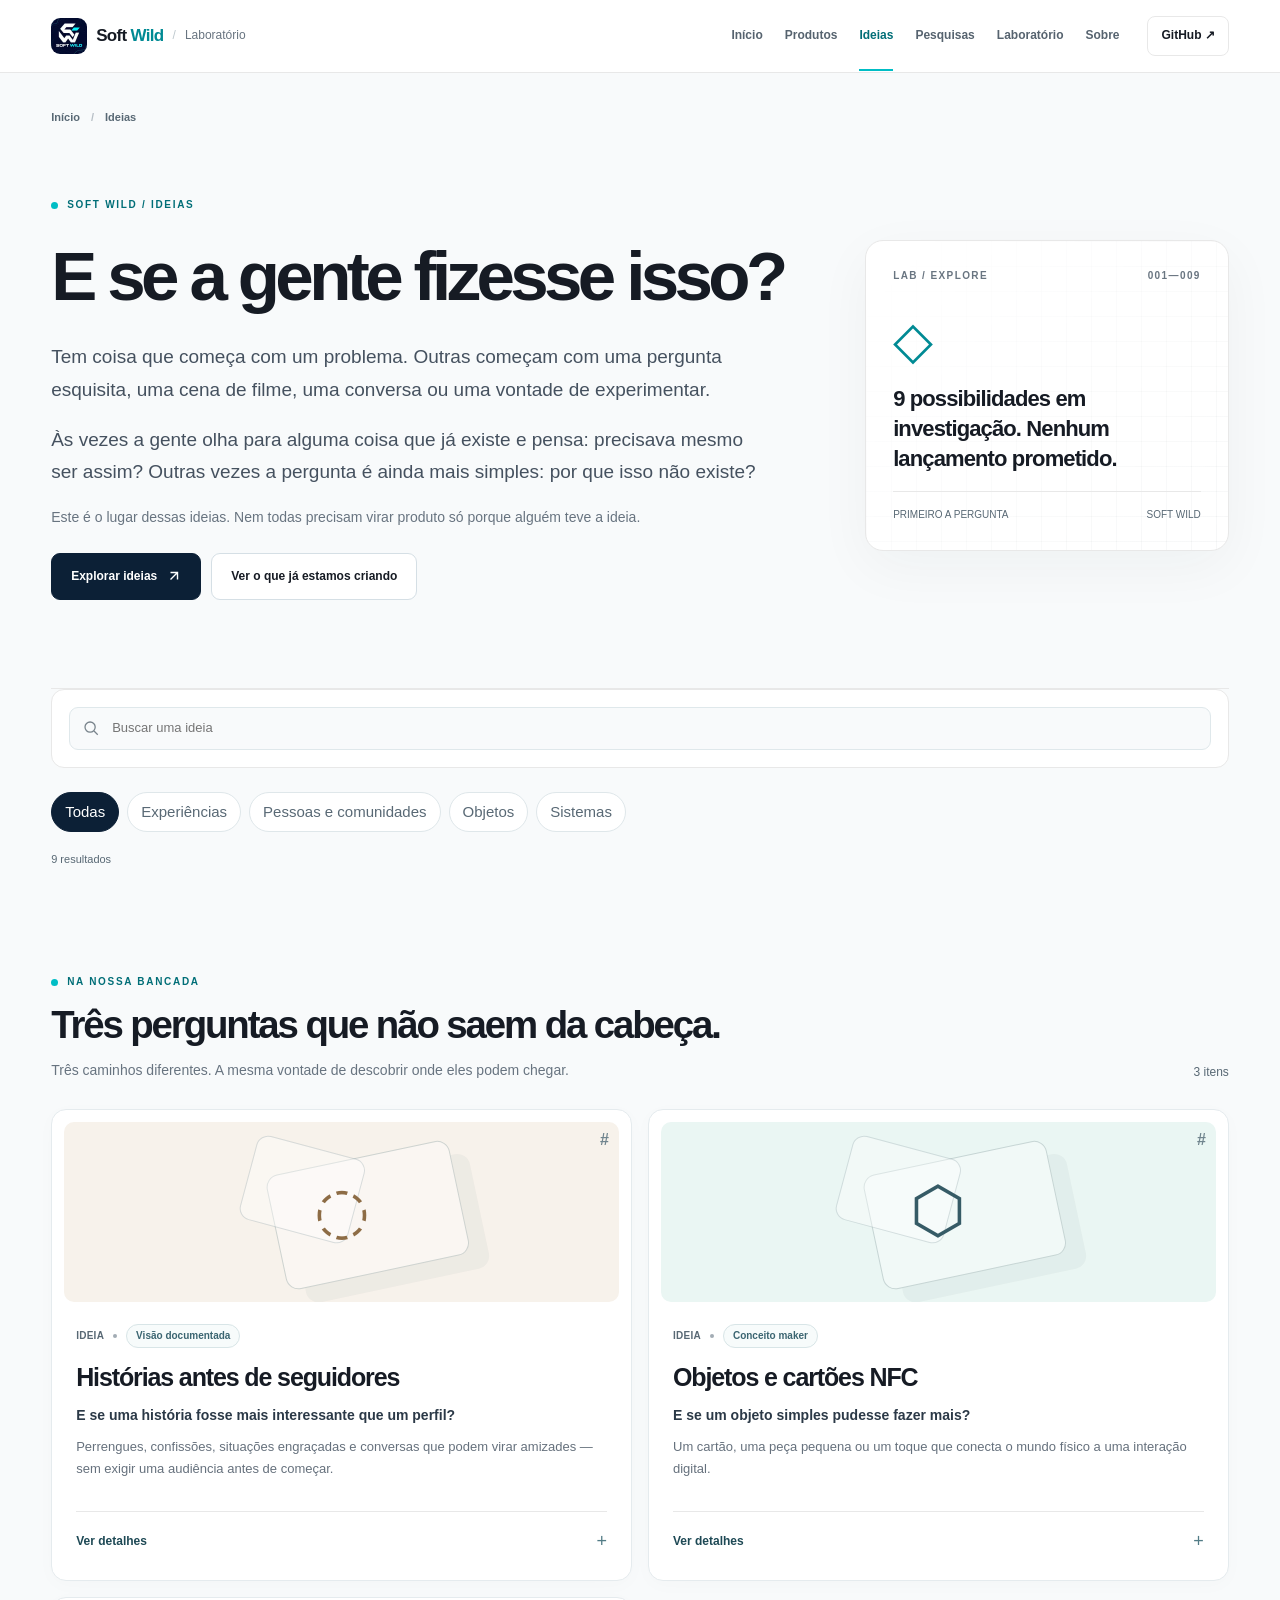
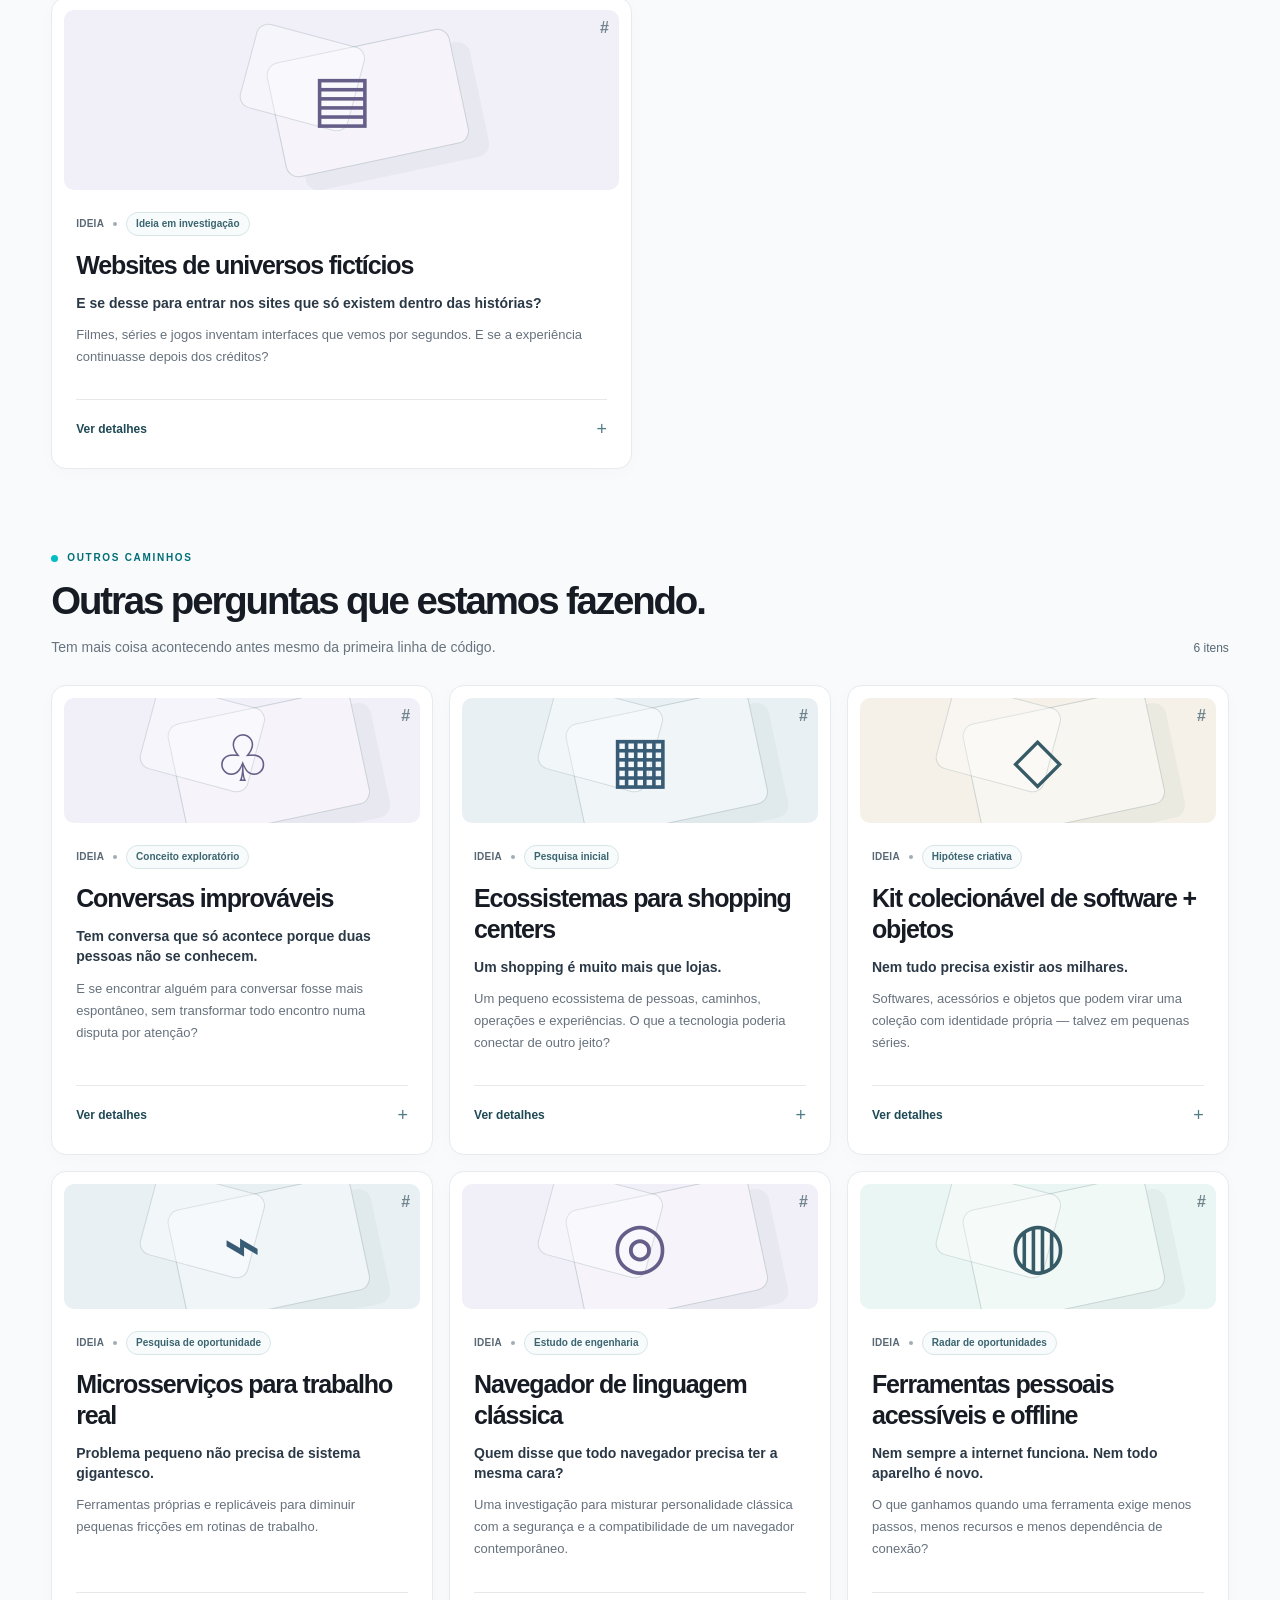
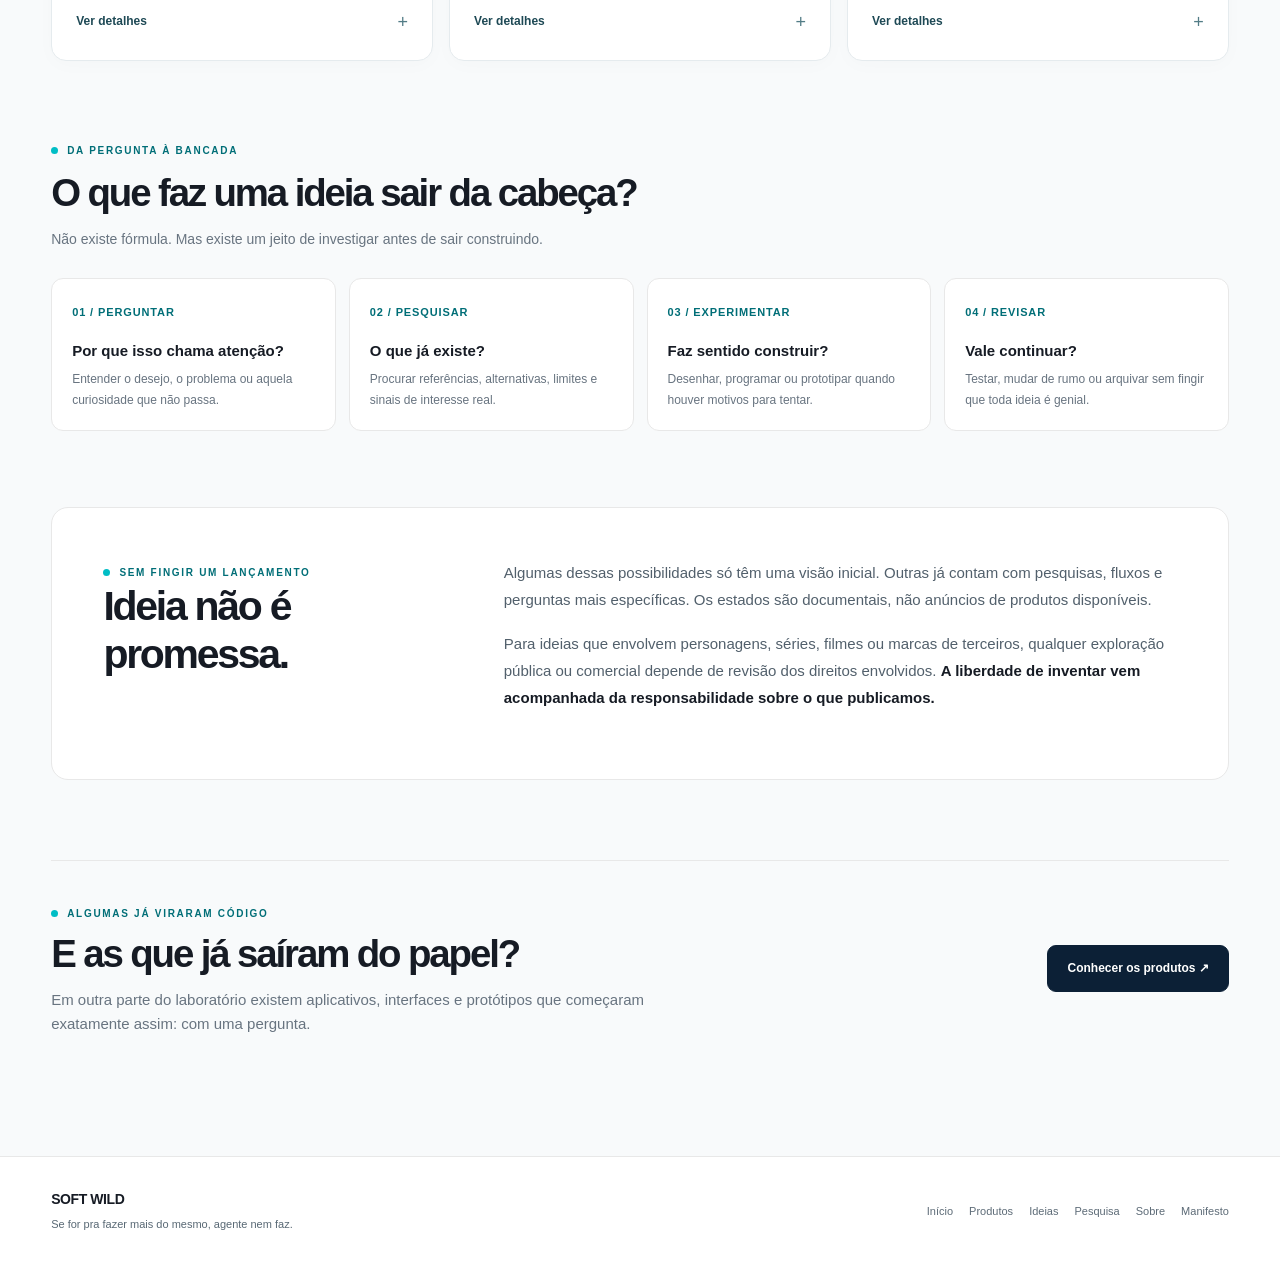
<file: docs/ideias/index.html>
<!doctype html>
<html lang="pt-BR"><head>
<meta charset="utf-8"><meta name="viewport" content="width=device-width, initial-scale=1"><meta name="theme-color" content="#f8fafb">
<title>Ideias e invenções em investigação — Soft Wild</title><meta name="description" content="Explore as ideias da Soft Wild: experiências digitais, objetos, comunidades e invenções que ainda estamos investigando.">
<link rel="canonical" href="https://softwildbr.github.io/softwildbr/ideias/">
<meta property="og:type" content="website"><meta property="og:title" content="Ideias e invenções em investigação — Soft Wild"><meta property="og:description" content="Explore as ideias da Soft Wild: experiências digitais, objetos, comunidades e invenções que ainda estamos investigando.">
<link rel="icon" href="../assets/softwild-logo.webp" type="image/webp"><link rel="stylesheet" href="../portal.css?v=2"><script defer src="../portal.js?v=1"></script>
</head><body class="sw-page"><a class="sw-skip" href="#conteudo">Pular para o conteúdo</a>
<header class="sw-topbar"><div class="sw-topbar-inner"><a class="sw-brand" href="../"><img src="../assets/softwild-logo.webp" alt="" width="36" height="36"><span class="sw-brand-text">Soft <strong>Wild</strong></span><span class="sw-brand-mark">Laboratório</span></a><button class="sw-menu" type="button" aria-expanded="false" aria-controls="sw-navigation" data-sw-menu aria-label="Abrir menu"><span></span><span></span><span></span></button><nav class="sw-nav" id="sw-navigation" aria-label="Navegação principal" data-sw-nav><a href="../">Início</a><a href="../produtos/">Produtos</a><a href="../ideias/" aria-current="page">Ideias</a><a href="../pesquisas/">Pesquisas</a><a href="../laboratorio/">Laboratório</a><a href="../sobre/">Sobre</a></nav><a class="sw-github" href="https://github.com/softwildbr" target="_blank" rel="noopener noreferrer">GitHub ↗</a></div></header>
<main class="sw-main sw-container" id="conteudo"><nav class="sw-breadcrumb" aria-label="Localização"><a href="../">Início</a><span class="sep" aria-hidden="true">/</span><span>Ideias</span></nav>
<section class="sw-hero" aria-labelledby="sw-title"><div><span class="sw-eyebrow">SOFT WILD / IDEIAS</span><h1 id="sw-title">E se a gente fizesse isso?</h1><p class="sw-lead">Tem coisa que começa com um problema. Outras começam com uma pergunta esquisita, uma cena de filme, uma conversa ou uma vontade de experimentar.</p><p class="sw-lead">Às vezes a gente olha para alguma coisa que já existe e pensa: precisava mesmo ser assim? Outras vezes a pergunta é ainda mais simples: por que isso não existe?</p><p class="sw-second-lead">Este é o lugar dessas ideias. Nem todas precisam virar produto só porque alguém teve a ideia.</p><div class="sw-actions"><a class="sw-button" href="#catalogo">Explorar ideias <svg aria-hidden="true" width="14" height="14" viewBox="0 0 16 16" fill="none" stroke="currentColor" stroke-width="1.6"><path d="M4 12 12 4M4 4h8v8"/></svg></a><a class="sw-button secondary" href="../produtos/">Ver o que já estamos criando</a></div></div><div class="sw-hero-aside" role="group" aria-label="Sobre as ideias"><div class="sw-aside-top"><span>LAB / EXPLORE</span><span>001—009</span></div><div><span class="sw-aside-symbol" aria-hidden="true">◇</span><p class="sw-aside-main">9 possibilidades em investigação. Nenhum lançamento prometido.</p></div><div class="sw-aside-foot"><span>PRIMEIRO A PERGUNTA</span><span>SOFT WILD</span></div></div></section>
<div id="catalogo" data-sw-catalog><div class="sw-controls sw-js-only" role="group" aria-label="Ferramentas do catálogo"><label class="sw-search"><svg aria-hidden="true" width="18" height="18" viewBox="0 0 24 24" fill="none" stroke="currentColor" stroke-width="1.7"><circle cx="10.8" cy="10.8" r="6.8"/><path d="M16 16l5 5"/></svg><span class="sr-only">Buscar uma ideia</span><input type="search" data-sw-search autocomplete="off" placeholder="Buscar uma ideia"></label></div><div class="sw-chips sw-js-only" role="group" aria-label="Filtrar por assunto"><button class="sw-chip" type="button" data-sw-filter="todos" aria-pressed="true">Todas</button><button class="sw-chip" type="button" data-sw-filter="experiencias" aria-pressed="false">Experiências</button><button class="sw-chip" type="button" data-sw-filter="comunidades" aria-pressed="false">Pessoas e comunidades</button><button class="sw-chip" type="button" data-sw-filter="objetos" aria-pressed="false">Objetos</button><button class="sw-chip" type="button" data-sw-filter="sistemas" aria-pressed="false">Sistemas</button></div><p class="sw-results sw-js-only" aria-live="polite" aria-atomic="true" data-sw-results></p><section class="sw-section" data-sw-section aria-labelledby="ideias-featured-title"><div class="sw-section-heading"><div><span class="sw-eyebrow">NA NOSSA BANCADA</span><h2 id="ideias-featured-title">Três perguntas que não saem da cabeça.</h2><p class="sw-section-sub">Três caminhos diferentes. A mesma vontade de descobrir onde eles podem chegar.</p></div><span class="sw-count">3 itens</span></div><div class="sw-feature-grid"><article class="sw-card is-featured" id="historias-antes-de-seguidores" data-category="comunidades experiencias" data-phase="pesquisa" aria-labelledby="historias-antes-de-seguidores-title"><a class="sw-anchor" href="#historias-antes-de-seguidores" aria-label="Link direto para Histórias antes de seguidores">#</a><div class="sw-card-art" data-tone="warm" aria-hidden="true"><span class="sw-card-glyph">◌</span></div><div class="sw-card-content"><div class="sw-meta"><span>IDEIA</span><span class="sw-dot"></span><span class="sw-stage">Visão documentada</span></div><h3 id="historias-antes-de-seguidores-title">Histórias antes de seguidores</h3><p class="sw-question">E se uma história fosse mais interessante que um perfil?</p><p class="sw-description">Perrengues, confissões, situações engraçadas e conversas que podem virar amizades — sem exigir uma audiência antes de começar.</p><div class="sw-card-tail"><details class="sw-details"><summary aria-label="Ver detalhes — Histórias antes de seguidores">Ver detalhes</summary><div class="sw-detail-body"><h4>O que estamos investigando / construindo</h4><p>A visão prioriza histórias verdadeiras, sociabilidade e conexões voluntárias. Regras contra abuso, exposição indevida e assédio são parte da investigação. Não há produto publicado.</p><h4>Situação documentada</h4><p class="sw-proof">Visão de produto documentada na pesquisa sobre relatos reais; nome/telas/features não finalizados</p></div></details></div></div></article>
<article class="sw-card is-featured" id="objetos-nfc" data-category="objetos" data-phase="pesquisa" aria-labelledby="objetos-nfc-title"><a class="sw-anchor" href="#objetos-nfc" aria-label="Link direto para Objetos e cartões NFC">#</a><div class="sw-card-art" data-tone="mint" aria-hidden="true"><span class="sw-card-glyph">⬡</span></div><div class="sw-card-content"><div class="sw-meta"><span>IDEIA</span><span class="sw-dot"></span><span class="sw-stage">Conceito maker</span></div><h3 id="objetos-nfc-title">Objetos e cartões NFC</h3><p class="sw-question">E se um objeto simples pudesse fazer mais?</p><p class="sw-description">Um cartão, uma peça pequena ou um toque que conecta o mundo físico a uma interação digital.</p><div class="sw-card-tail"><details class="sw-details"><summary aria-label="Ver detalhes — Objetos e cartões NFC">Ver detalhes</summary><div class="sw-detail-body"><h4>O que estamos investigando / construindo</h4><p>Investigamos objetos e cartões configuráveis para rotinas, mídia, acesso à informação e experiências. Compatibilidade, manutenção e utilidade real ainda precisam de comprovação.</p><h4>Situação documentada</h4><p class="sw-proof">Conceitos maker com testes necessários de usabilidade, compatibilidade e custos</p></div></details></div></div></article>
<article class="sw-card is-featured" id="sites-universos-ficcionais" data-category="experiencias sistemas" data-phase="pesquisa" aria-labelledby="sites-universos-ficcionais-title"><a class="sw-anchor" href="#sites-universos-ficcionais" aria-label="Link direto para Websites de universos fictícios">#</a><div class="sw-card-art" data-tone="lilac" aria-hidden="true"><span class="sw-card-glyph">▤</span></div><div class="sw-card-content"><div class="sw-meta"><span>IDEIA</span><span class="sw-dot"></span><span class="sw-stage">Ideia em investigação</span></div><h3 id="sites-universos-ficcionais-title">Websites de universos fictícios</h3><p class="sw-question">E se desse para entrar nos sites que só existem dentro das histórias?</p><p class="sw-description">Filmes, séries e jogos inventam interfaces que vemos por segundos. E se a experiência continuasse depois dos créditos?</p><div class="sw-card-tail"><details class="sw-details"><summary aria-label="Ver detalhes — Websites de universos fictícios">Ver detalhes</summary><div class="sw-detail-body"><h4>O que estamos investigando / construindo</h4><p>A Soft Wild investiga websites e experiências navegáveis de universos imaginários. O caminho autoral é criar mundos próprios; qualquer adaptação identificável de franquias, marcas e imagens de terceiros depende de direitos e eventual licenciamento. Ainda não existe site lançado ou modelo de monetização validado.</p><h4>Situação documentada</h4><p class="sw-proof">Ideia em investigação; sem site publicado, licença ou modelo comercial validado</p></div></details></div></div></article></div></section><section class="sw-section" data-sw-section aria-labelledby="ideias-other-title"><div class="sw-section-heading"><div><span class="sw-eyebrow">OUTROS CAMINHOS</span><h2 id="ideias-other-title">Outras perguntas que estamos fazendo.</h2><p class="sw-section-sub">Tem mais coisa acontecendo antes mesmo da primeira linha de código.</p></div><span class="sw-count">6 itens</span></div><div class="sw-grid"><article class="sw-card" id="conversas-improvaveis" data-category="comunidades experiencias" data-phase="pesquisa" aria-labelledby="conversas-improvaveis-title"><a class="sw-anchor" href="#conversas-improvaveis" aria-label="Link direto para Conversas improváveis">#</a><div class="sw-card-art" data-tone="lilac" aria-hidden="true"><span class="sw-card-glyph">♧</span></div><div class="sw-card-content"><div class="sw-meta"><span>IDEIA</span><span class="sw-dot"></span><span class="sw-stage">Conceito exploratório</span></div><h3 id="conversas-improvaveis-title">Conversas improváveis</h3><p class="sw-question">Tem conversa que só acontece porque duas pessoas não se conhecem.</p><p class="sw-description">E se encontrar alguém para conversar fosse mais espontâneo, sem transformar todo encontro numa disputa por atenção?</p><div class="sw-card-tail"><details class="sw-details"><summary aria-label="Ver detalhes — Conversas improváveis">Ver detalhes</summary><div class="sw-detail-body"><h4>O que estamos investigando / construindo</h4><p>Estamos investigando formas de iniciar conversas entre desconhecidos. A surpresa só faz sentido com consentimento, privacidade, ferramentas de moderação e segurança. Não há uma plataforma ativa.</p><h4>Situação documentada</h4><p class="sw-proof">Conceito exploratório de serviço, pesquisa e primeiras telas em discussão; não afirmar plataforma ativa</p></div></details></div></div></article>
<article class="sw-card" id="ecossistemas-shoppings" data-category="sistemas experiencias" data-phase="pesquisa" aria-labelledby="ecossistemas-shoppings-title"><a class="sw-anchor" href="#ecossistemas-shoppings" aria-label="Link direto para Ecossistemas para shopping centers">#</a><div class="sw-card-art" data-tone="navy" aria-hidden="true"><span class="sw-card-glyph">▦</span></div><div class="sw-card-content"><div class="sw-meta"><span>IDEIA</span><span class="sw-dot"></span><span class="sw-stage">Pesquisa inicial</span></div><h3 id="ecossistemas-shoppings-title">Ecossistemas para shopping centers</h3><p class="sw-question">Um shopping é muito mais que lojas.</p><p class="sw-description">Um pequeno ecossistema de pessoas, caminhos, operações e experiências. O que a tecnologia poderia conectar de outro jeito?</p><div class="sw-card-tail"><details class="sw-details"><summary aria-label="Ver detalhes — Ecossistemas para shopping centers">Ver detalhes</summary><div class="sw-detail-body"><h4>O que estamos investigando / construindo</h4><p>A frente investiga visitantes, lojistas, administração, serviços e soluções digitais, físicas e híbridas. Busca produtos replicáveis, nunca um projeto sob encomenda. Nenhuma plataforma foi definida.</p><h4>Situação documentada</h4><p class="sw-proof">Etapa 1: dossiês e fornecedores na branch de pesquisa; nenhuma plataforma de shopping aprovada</p></div></details></div></div></article>
<article class="sw-card" id="kits-colecionaveis" data-category="objetos experiencias" data-phase="pesquisa" aria-labelledby="kits-colecionaveis-title"><a class="sw-anchor" href="#kits-colecionaveis" aria-label="Link direto para Kit colecionável de software + objetos">#</a><div class="sw-card-art" data-tone="sand" aria-hidden="true"><span class="sw-card-glyph">◇</span></div><div class="sw-card-content"><div class="sw-meta"><span>IDEIA</span><span class="sw-dot"></span><span class="sw-stage">Hipótese criativa</span></div><h3 id="kits-colecionaveis-title">Kit colecionável de software + objetos</h3><p class="sw-question">Nem tudo precisa existir aos milhares.</p><p class="sw-description">Softwares, acessórios e objetos que podem virar uma coleção com identidade própria — talvez em pequenas séries.</p><div class="sw-card-tail"><details class="sw-details"><summary aria-label="Ver detalhes — Kit colecionável de software + objetos">Ver detalhes</summary><div class="sw-detail-body"><h4>O que estamos investigando / construindo</h4><p>Kits físico-digitais são uma hipótese editorial e comercial. Não há estoque, preço, tiragem ou produto para encomenda. Edições limitadas só serão anunciadas quando existirem condições reais.</p><h4>Situação documentada</h4><p class="sw-proof">Hipótese comercial e criativa; sem estoque, tiragem ou preço aprovado</p></div></details></div></div></article>
<article class="sw-card" id="microsservicos" data-category="sistemas" data-phase="pesquisa" aria-labelledby="microsservicos-title"><a class="sw-anchor" href="#microsservicos" aria-label="Link direto para Microsserviços para trabalho real">#</a><div class="sw-card-art" data-tone="navy" aria-hidden="true"><span class="sw-card-glyph">⌁</span></div><div class="sw-card-content"><div class="sw-meta"><span>IDEIA</span><span class="sw-dot"></span><span class="sw-stage">Pesquisa de oportunidade</span></div><h3 id="microsservicos-title">Microsserviços para trabalho real</h3><p class="sw-question">Problema pequeno não precisa de sistema gigantesco.</p><p class="sw-description">Ferramentas próprias e replicáveis para diminuir pequenas fricções em rotinas de trabalho.</p><div class="sw-card-tail"><details class="sw-details"><summary aria-label="Ver detalhes — Microsserviços para trabalho real">Ver detalhes</summary><div class="sw-detail-body"><h4>O que estamos investigando / construindo</h4><p>Estamos estudando oportunidades como acompanhamento de tarefas e retornos de propostas. A proposta é criar produtos da Soft Wild que possam ser usados por muitos negócios, não desenvolver software sob encomenda.</p><h4>Situação documentada</h4><p class="sw-proof">Pesquisa de oportunidades B2B; escopo e viabilidade a validar</p></div></details></div></div></article>
<article class="sw-card" id="navegador-classico" data-category="sistemas experiencias" data-phase="pesquisa" aria-labelledby="navegador-classico-title"><a class="sw-anchor" href="#navegador-classico" aria-label="Link direto para Navegador de linguagem clássica">#</a><div class="sw-card-art" data-tone="lilac" aria-hidden="true"><span class="sw-card-glyph">◎</span></div><div class="sw-card-content"><div class="sw-meta"><span>IDEIA</span><span class="sw-dot"></span><span class="sw-stage">Estudo de engenharia</span></div><h3 id="navegador-classico-title">Navegador de linguagem clássica</h3><p class="sw-question">Quem disse que todo navegador precisa ter a mesma cara?</p><p class="sw-description">Uma investigação para misturar personalidade clássica com a segurança e a compatibilidade de um navegador contemporâneo.</p><div class="sw-card-tail"><details class="sw-details"><summary aria-label="Ver detalhes — Navegador de linguagem clássica">Ver detalhes</summary><div class="sw-detail-body"><h4>O que estamos investigando / construindo</h4><p>Projeto exploratório ligado ao universo da Suíte 98. Não há navegador distribuído e nenhuma promessa de substituir plataformas modernas.</p><h4>Situação documentada</h4><p class="sw-proof">Pesquisa de engenharia e design vinculada à Suíte 98; não afirmar software entregue</p></div></details></div></div></article>
<article class="sw-card" id="ferramentas-offline" data-category="sistemas" data-phase="pesquisa" aria-labelledby="ferramentas-offline-title"><a class="sw-anchor" href="#ferramentas-offline" aria-label="Link direto para Ferramentas pessoais acessíveis e offline">#</a><div class="sw-card-art" data-tone="mint" aria-hidden="true"><span class="sw-card-glyph">◍</span></div><div class="sw-card-content"><div class="sw-meta"><span>IDEIA</span><span class="sw-dot"></span><span class="sw-stage">Radar de oportunidades</span></div><h3 id="ferramentas-offline-title">Ferramentas pessoais acessíveis e offline</h3><p class="sw-question">Nem sempre a internet funciona. Nem todo aparelho é novo.</p><p class="sw-description">O que ganhamos quando uma ferramenta exige menos passos, menos recursos e menos dependência de conexão?</p><div class="sw-card-tail"><details class="sw-details"><summary aria-label="Ver detalhes — Ferramentas pessoais acessíveis e offline">Ver detalhes</summary><div class="sw-detail-body"><h4>O que estamos investigando / construindo</h4><p>O radar explora voz em português, organização, notificações e experiências mais acessíveis. Ainda não há aplicativo específico aprovado nessa frente.</p><h4>Situação documentada</h4><p class="sw-proof">Radar de oportunidades, não produto anunciado</p></div></details></div></div></article></div></section></div>
<div class="sw-empty sw-js-only" data-sw-empty hidden><strong>Nenhuma ideia encontrada com esses filtros.</strong><p>Experimente outra palavra ou categoria.</p><button class="sw-clear" type="button" data-sw-clear>Limpar filtros</button></div>
<noscript><p class="sw-results">Todas as ideias continuam acessíveis. Ative JavaScript para usar a busca e os filtros.</p></noscript>
<section class="sw-section" aria-labelledby="processo-title"><div class="sw-section-heading"><div><span class="sw-eyebrow">DA PERGUNTA À BANCADA</span><h2 id="processo-title">O que faz uma ideia sair da cabeça?</h2><p class="sw-section-sub">Não existe fórmula. Mas existe um jeito de investigar antes de sair construindo.</p></div></div><div class="sw-steps"><div class="sw-step"><span class="num">01 / PERGUNTAR</span><h3>Por que isso chama atenção?</h3><p>Entender o desejo, o problema ou aquela curiosidade que não passa.</p></div><div class="sw-step"><span class="num">02 / PESQUISAR</span><h3>O que já existe?</h3><p>Procurar referências, alternativas, limites e sinais de interesse real.</p></div><div class="sw-step"><span class="num">03 / EXPERIMENTAR</span><h3>Faz sentido construir?</h3><p>Desenhar, programar ou prototipar quando houver motivos para tentar.</p></div><div class="sw-step"><span class="num">04 / REVISAR</span><h3>Vale continuar?</h3><p>Testar, mudar de rumo ou arquivar sem fingir que toda ideia é genial.</p></div></div></section>
<section class="sw-section"><div class="sw-story"><div><span class="sw-eyebrow">SEM FINGIR UM LANÇAMENTO</span><h2>Ideia não é promessa.</h2></div><div><p>Algumas dessas possibilidades só têm uma visão inicial. Outras já contam com pesquisas, fluxos e perguntas mais específicas. Os estados são documentais, não anúncios de produtos disponíveis.</p><p>Para ideias que envolvem personagens, séries, filmes ou marcas de terceiros, qualquer exploração pública ou comercial depende de revisão dos direitos envolvidos. <strong>A liberdade de inventar vem acompanhada da responsabilidade sobre o que publicamos.</strong></p></div></div></section>
<section class="sw-end" aria-labelledby="ideias-end-title"><div><span class="sw-eyebrow">ALGUMAS JÁ VIRARAM CÓDIGO</span><h2 id="ideias-end-title">E as que já saíram do papel?</h2><p>Em outra parte do laboratório existem aplicativos, interfaces e protótipos que começaram exatamente assim: com uma pergunta.</p></div><a href="../produtos/" class="sw-button">Conhecer os produtos ↗</a></section>
</main><footer class="sw-footer"><div class="sw-container sw-footer-inner"><div><div class="sw-footer-brand">SOFT WILD</div><small>Se for pra fazer mais do mesmo, agente nem faz.</small></div><nav aria-label="Rodapé"><a href="../">Início</a><a href="../produtos/">Produtos</a><a href="../ideias/">Ideias</a><a href="../pesquisas/">Pesquisa</a><a href="../sobre/">Sobre</a><a href="../#manifesto">Manifesto</a></nav></div></footer></body></html>
</file>
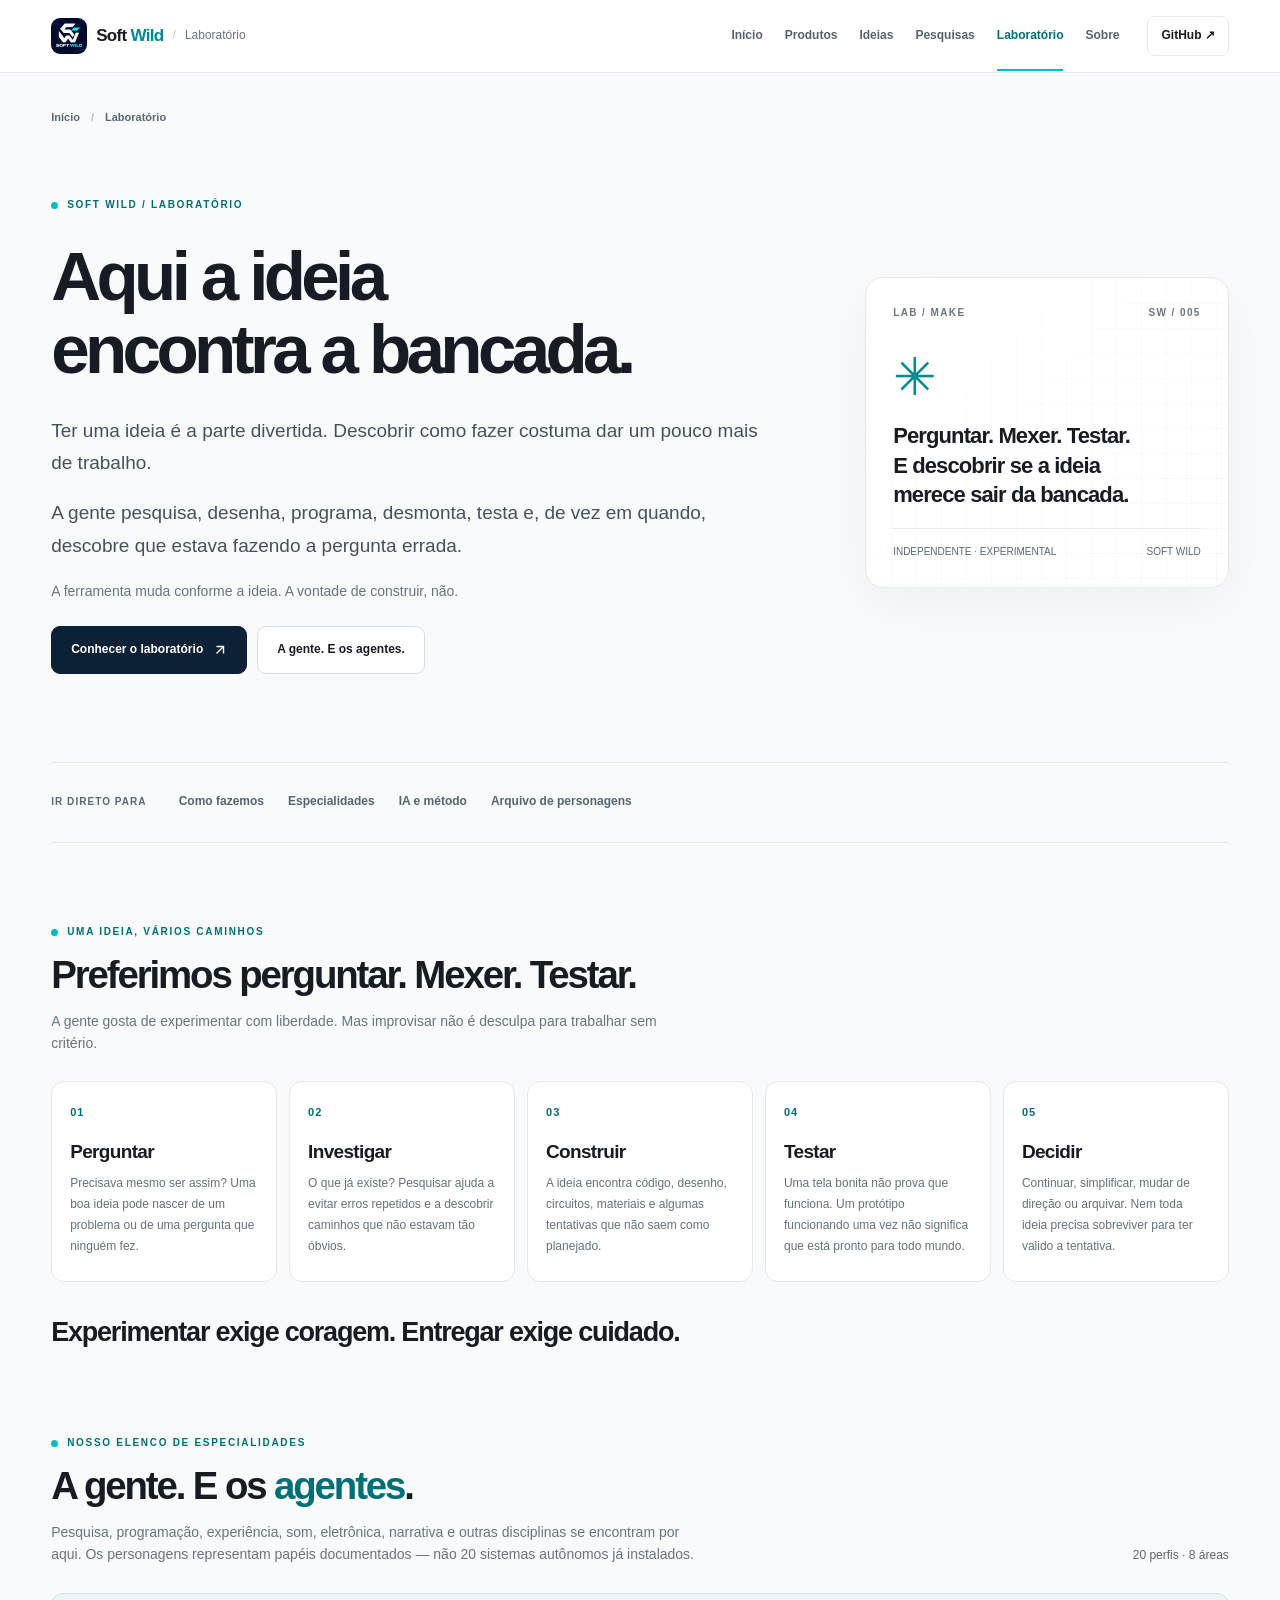
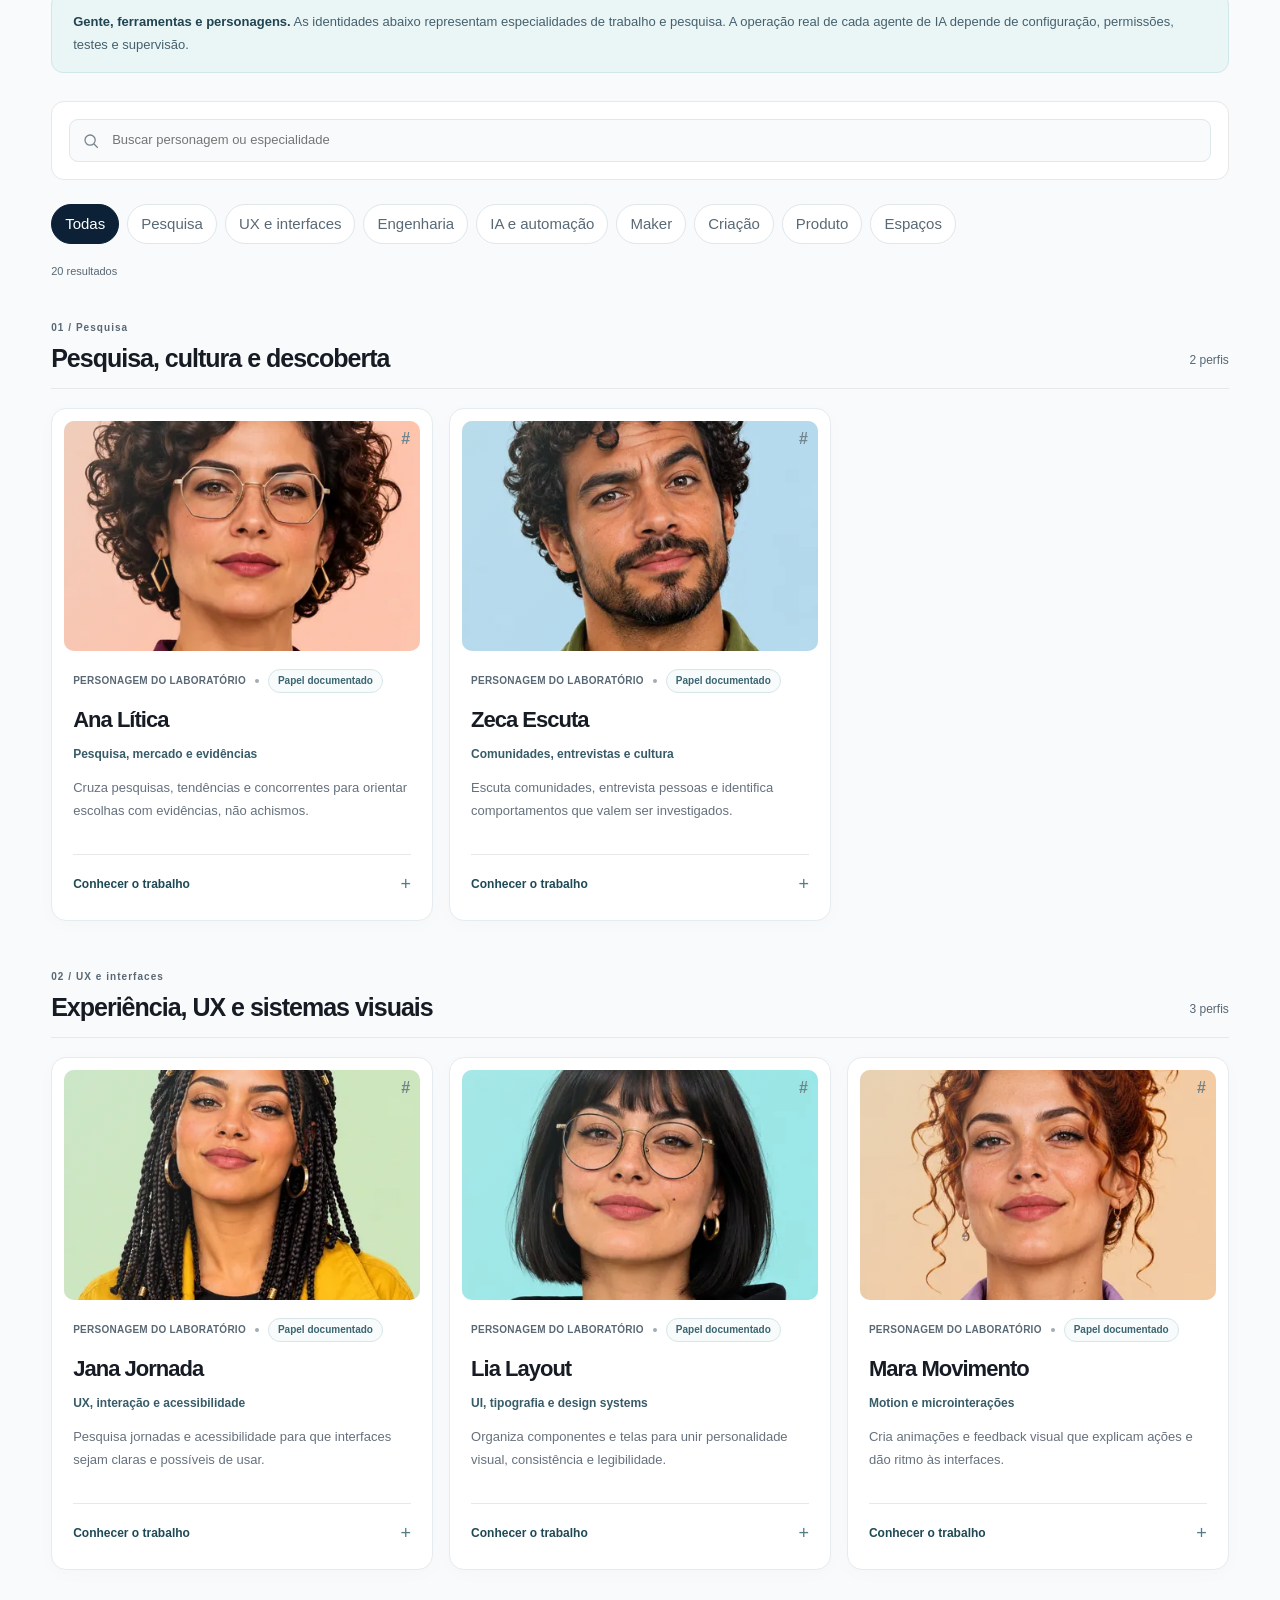
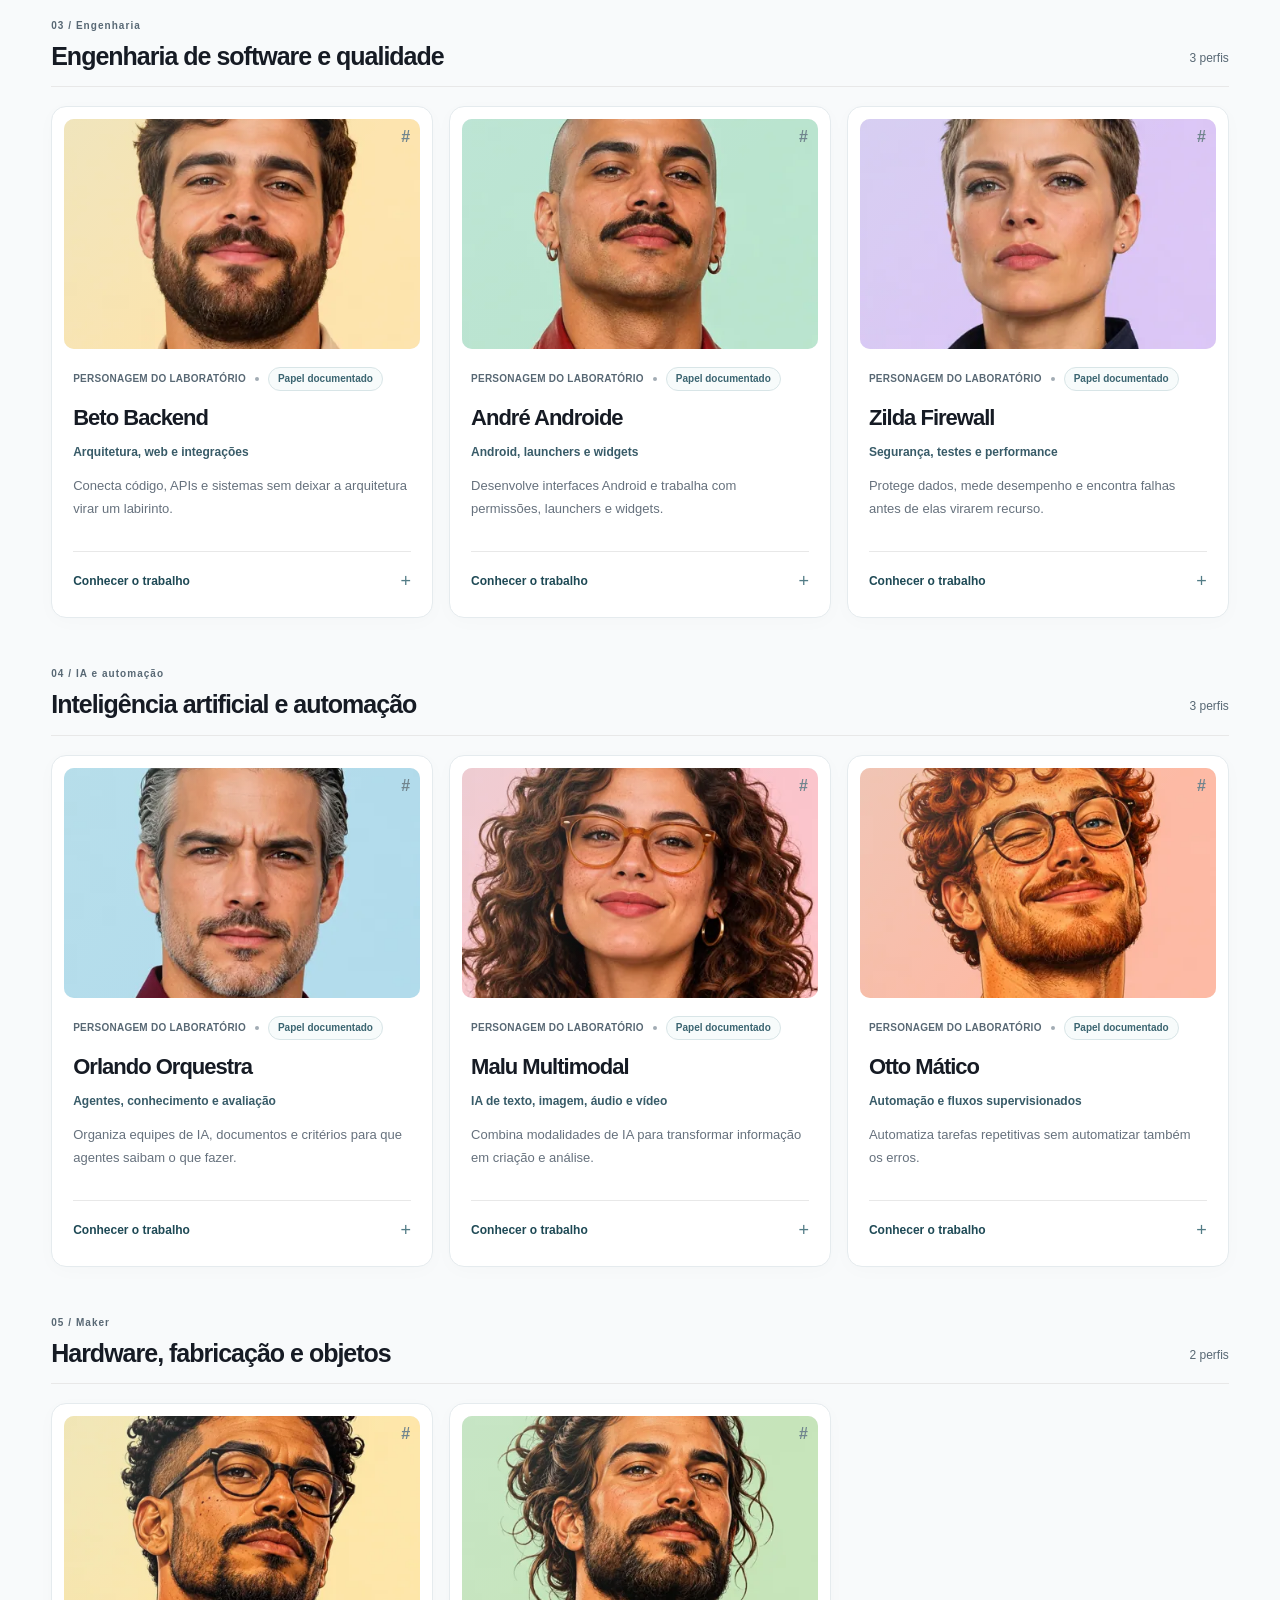
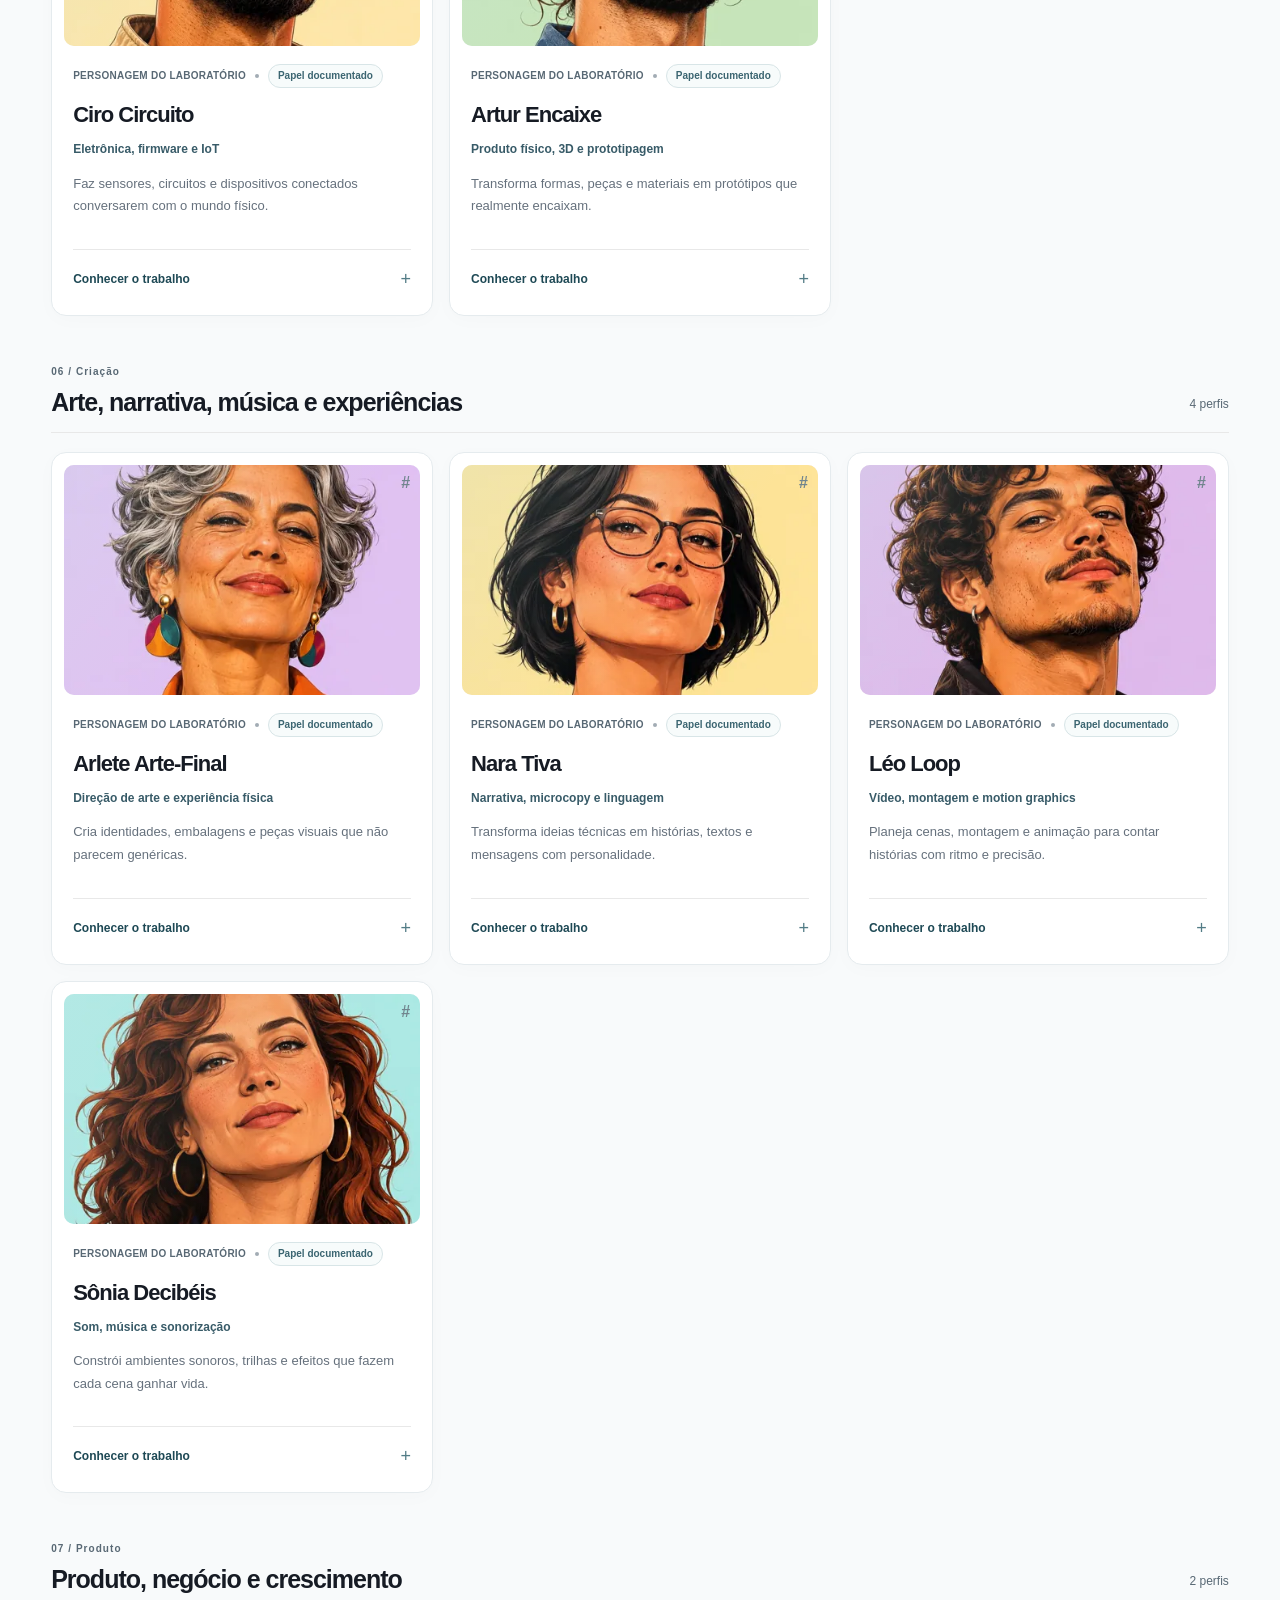
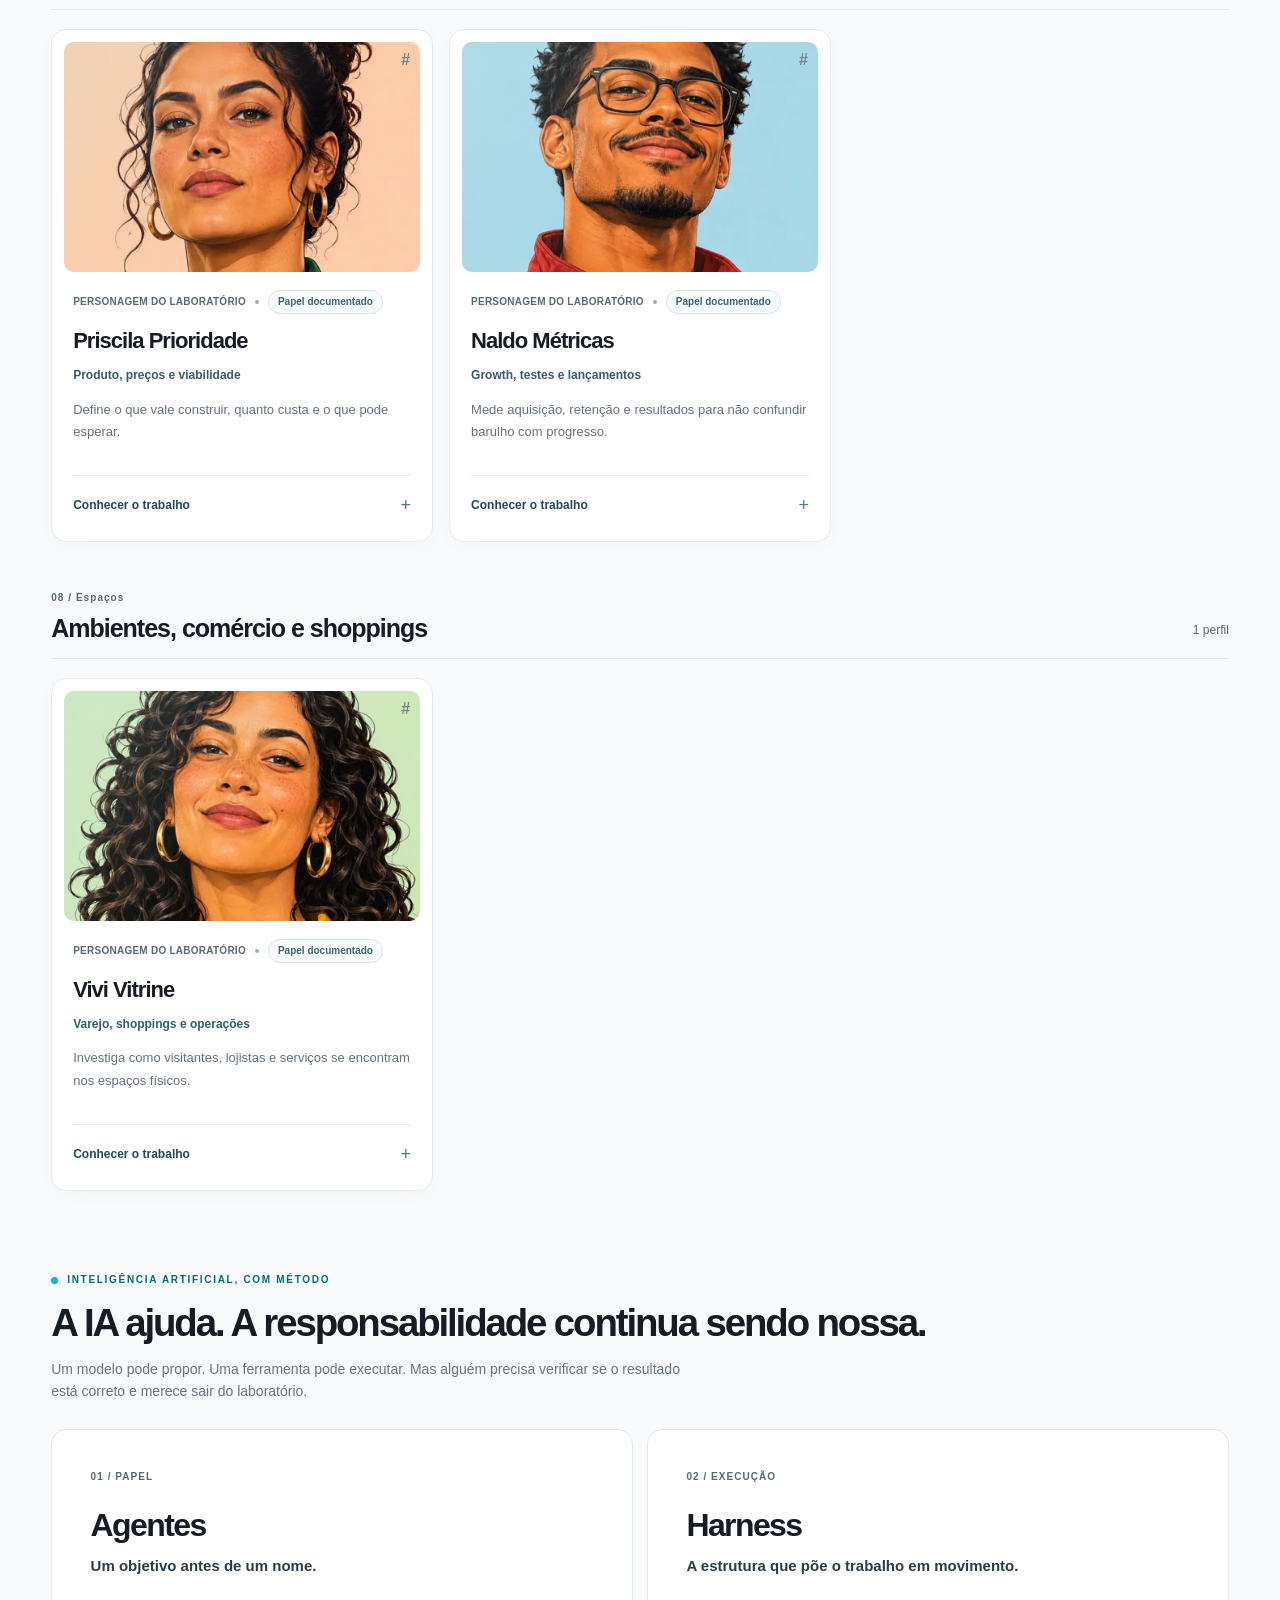
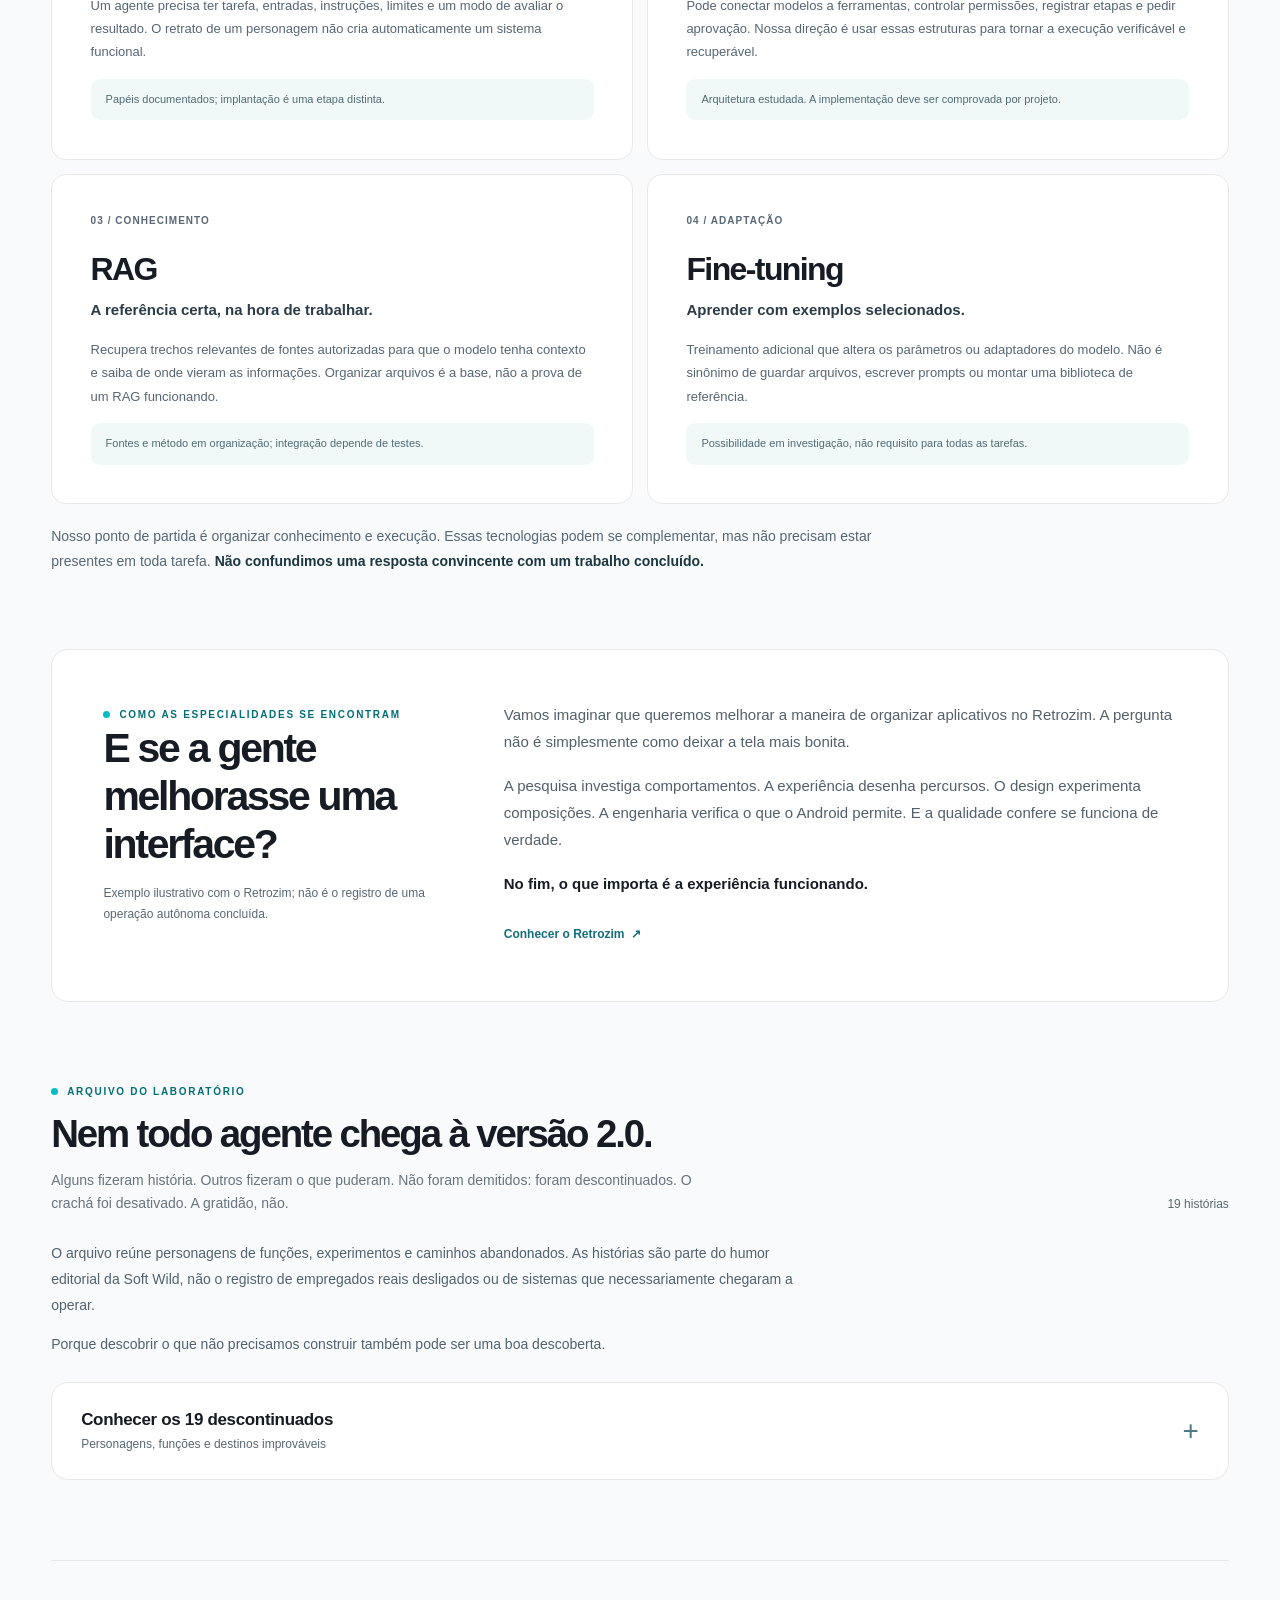
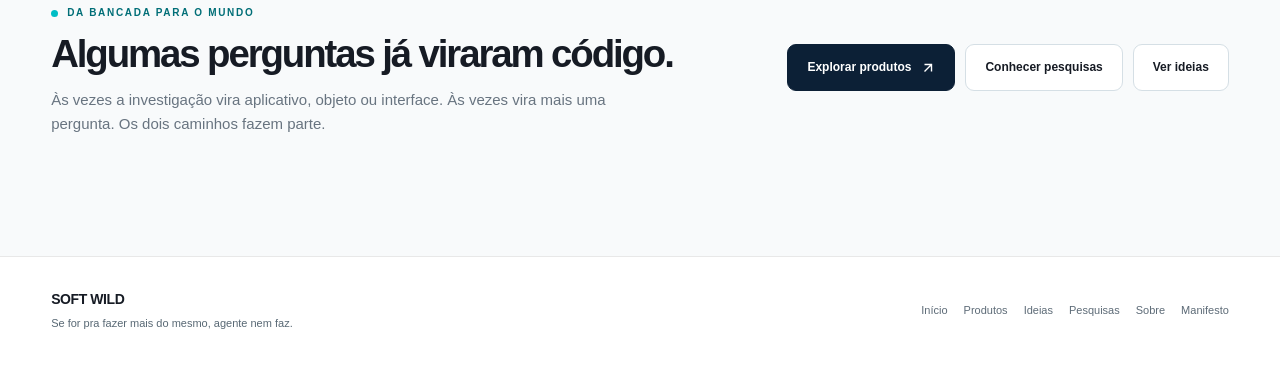
<file: docs/laboratorio/index.html>
<!doctype html>
<html lang="pt-BR"><head>
<meta charset="utf-8"><meta name="viewport" content="width=device-width, initial-scale=1"><meta name="theme-color" content="#f8fafb">
<title>Laboratório — Como criamos e quem participa — Soft Wild</title>
<meta name="description" content="Conheça o laboratório da Soft Wild: processo maker, personagens de agentes, pesquisa, inteligência artificial, protótipos e histórias de experimentação.">
<link rel="canonical" href="https://softwildbr.github.io/softwildbr/laboratorio/">
<meta property="og:type" content="website"><meta property="og:title" content="Laboratório — Soft Wild"><meta property="og:description" content="Aqui a ideia encontra a bancada. Descubra como a Soft Wild pesquisa, experimenta e constrói produtos próprios.">
<link rel="icon" href="../assets/softwild-logo.webp" type="image/webp">
<link rel="stylesheet" href="../portal.css?v=2"><link rel="stylesheet" href="./laboratorio.css?v=1">
<script src="../portal.js?v=1" defer></script><script src="./laboratorio.js?v=1" defer></script>
</head><body class="sw-page">
<a href="#conteudo" class="sw-skip">Pular para o conteúdo</a>
<header class="sw-topbar"><div class="sw-topbar-inner"><a class="sw-brand" href="../"><img src="../assets/softwild-logo.webp" alt="" width="36" height="36"><span class="sw-brand-text">Soft <strong>Wild</strong></span><span class="sw-brand-mark">Laboratório</span></a><button class="sw-menu" type="button" aria-expanded="false" aria-controls="sw-navigation" data-sw-menu aria-label="Abrir menu"><span></span><span></span><span></span></button><nav class="sw-nav" id="sw-navigation" aria-label="Navegação principal" data-sw-nav><a href="../">Início</a><a href="../produtos/">Produtos</a><a href="../ideias/">Ideias</a><a href="../pesquisas/">Pesquisas</a><a href="../laboratorio/" aria-current="page">Laboratório</a><a href="../sobre/">Sobre</a></nav><a class="sw-github" href="https://github.com/softwildbr" target="_blank" rel="noopener noreferrer">GitHub ↗</a></div></header>
<main class="sw-main sw-container" id="conteudo">
<nav class="sw-breadcrumb" aria-label="Localização"><a href="../">Início</a><span class="sep" aria-hidden="true">/</span><span>Laboratório</span></nav>
<section class="sw-hero" aria-labelledby="sw-title"><div>
<span class="sw-eyebrow">SOFT WILD / LABORATÓRIO</span>
<h1 id="sw-title">Aqui a ideia encontra a bancada.</h1>
<p class="sw-lead">Ter uma ideia é a parte divertida. Descobrir como fazer costuma dar um pouco mais de trabalho.</p>
<p class="sw-lead">A gente pesquisa, desenha, programa, desmonta, testa e, de vez em quando, descobre que estava fazendo a pergunta errada.</p>
<p class="sw-second-lead">A ferramenta muda conforme a ideia. A vontade de construir, não.</p>
<div class="sw-actions"><a class="sw-button" href="#processo">Conhecer o laboratório <svg aria-hidden="true" width="14" height="14" viewBox="0 0 16 16" fill="none" stroke="currentColor" stroke-width="1.6"><path d="M4 12 12 4M4 4h8v8"/></svg></a><a class="sw-button secondary" href="#equipe">A gente. E os agentes.</a></div>
</div><div class="sw-hero-aside" role="group" aria-label="O que você encontra no laboratório"><div class="sw-aside-top"><span>LAB / MAKE</span><span>SW / 005</span></div><div><span class="sw-aside-symbol" aria-hidden="true">✳</span><p class="sw-aside-main">Perguntar. Mexer. Testar. E descobrir se a ideia merece sair da bancada.</p></div><div class="sw-aside-foot"><span>INDEPENDENTE · EXPERIMENTAL</span><span>SOFT WILD</span></div></div></section>
<nav class="lab-jump" aria-label="Explorar o laboratório"><span class="lab-micro">IR DIRETO PARA</span><a href="#processo">Como fazemos</a><a href="#equipe">Especialidades</a><a href="#metodo-ia">IA e método</a><a href="#arquivo">Arquivo de personagens</a></nav>

<section class="sw-section" id="processo" aria-labelledby="lab-process-title">
<div class="sw-section-heading"><div><span class="sw-eyebrow">UMA IDEIA, VÁRIOS CAMINHOS</span><h2 id="lab-process-title">Preferimos perguntar. Mexer. Testar.</h2><p class="sw-section-sub">A gente gosta de experimentar com liberdade. Mas improvisar não é desculpa para trabalhar sem critério.</p></div></div>
<div class="lab-process"><div class="lab-step"><span class="lab-step-num">01</span><h3>Perguntar</h3><p>Precisava mesmo ser assim? Uma boa ideia pode nascer de um problema ou de uma pergunta que ninguém fez.</p></div>
<div class="lab-step"><span class="lab-step-num">02</span><h3>Investigar</h3><p>O que já existe? Pesquisar ajuda a evitar erros repetidos e a descobrir caminhos que não estavam tão óbvios.</p></div>
<div class="lab-step"><span class="lab-step-num">03</span><h3>Construir</h3><p>A ideia encontra código, desenho, circuitos, materiais e algumas tentativas que não saem como planejado.</p></div>
<div class="lab-step"><span class="lab-step-num">04</span><h3>Testar</h3><p>Uma tela bonita não prova que funciona. Um protótipo funcionando uma vez não significa que está pronto para todo mundo.</p></div>
<div class="lab-step"><span class="lab-step-num">05</span><h3>Decidir</h3><p>Continuar, simplificar, mudar de direção ou arquivar. Nem toda ideia precisa sobreviver para ter valido a tentativa.</p></div></div><div class="lab-manifesto-line">Experimentar exige coragem. Entregar exige cuidado.</div>
</section>

<section class="sw-section" id="equipe" aria-labelledby="lab-team-title">
<div class="sw-section-heading"><div><span class="sw-eyebrow">NOSSO ELENCO DE ESPECIALIDADES</span><h2 id="lab-team-title">A gente. E os <span class="lab-agent-word">agentes</span>.</h2><p class="sw-section-sub">Pesquisa, programação, experiência, som, eletrônica, narrativa e outras disciplinas se encontram por aqui. Os personagens representam papéis documentados — não 20 sistemas autônomos já instalados.</p></div><span class="sw-count">20 perfis · 8 áreas</span></div>
<div class="lab-disclaimer"><strong>Gente, ferramentas e personagens.</strong> As identidades abaixo representam especialidades de trabalho e pesquisa. A operação real de cada agente de IA depende de configuração, permissões, testes e supervisão.</div>
<div id="lab-perfis" data-sw-catalog>
<div class="sw-controls sw-js-only" role="group" aria-label="Ferramentas do diretório"><label class="sw-search"><svg aria-hidden="true" width="18" height="18" viewBox="0 0 24 24" fill="none" stroke="currentColor" stroke-width="1.7"><circle cx="10.8" cy="10.8" r="6.8"/><path d="M16 16l5 5"/></svg><span class="sr-only">Buscar personagem ou especialidade</span><input type="search" data-sw-search placeholder="Buscar personagem ou especialidade" autocomplete="off"></label></div>
<div class="sw-chips sw-js-only" role="group" aria-label="Filtrar por especialidade"><button class="sw-chip" type="button" data-sw-filter="todos" aria-pressed="true">Todas</button><button class="sw-chip" type="button" data-sw-filter="pesquisa" aria-pressed="false">Pesquisa</button><button class="sw-chip" type="button" data-sw-filter="ux" aria-pressed="false">UX e interfaces</button><button class="sw-chip" type="button" data-sw-filter="engenharia" aria-pressed="false">Engenharia</button><button class="sw-chip" type="button" data-sw-filter="ia" aria-pressed="false">IA e automação</button><button class="sw-chip" type="button" data-sw-filter="maker" aria-pressed="false">Maker</button><button class="sw-chip" type="button" data-sw-filter="criacao" aria-pressed="false">Criação</button><button class="sw-chip" type="button" data-sw-filter="produto" aria-pressed="false">Produto</button><button class="sw-chip" type="button" data-sw-filter="espacos" aria-pressed="false">Espaços</button></div>
<p class="sw-results sw-js-only" aria-live="polite" aria-atomic="true" data-sw-results></p>
<section class="lab-team-group sw-section" data-sw-section aria-labelledby="grupo-pesquisa"><div class="lab-group-header"><div><span class="lab-micro">01 / Pesquisa</span><h3 id="grupo-pesquisa">Pesquisa, cultura e descoberta</h3></div><span class="sw-count">2 perfis</span></div><div class="sw-grid lab-team-grid"><article class="sw-card lab-agent-card" id="agente-ana-litica" data-category="pesquisa" data-phase="documentado" aria-labelledby="agente-ana-litica-title">
<a class="sw-anchor" href="#agente-ana-litica" aria-label="Link direto para Ana Lítica">#</a>
<div class="lab-agent-media"><img src="../assets/agents/cards/ana-litica.webp" alt="Retrato ilustrado de Ana Lítica" width="928" height="1720" loading="lazy" decoding="async"></div>
<div class="sw-card-content"><div class="sw-meta"><span>PERSONAGEM DO LABORATÓRIO</span><span class="sw-dot"></span><span class="sw-stage">Papel documentado</span></div>
<h3 id="agente-ana-litica-title">Ana Lítica</h3><p class="lab-agent-role">Pesquisa, mercado e evidências</p>
<p class="sw-description">Cruza pesquisas, tendências e concorrentes para orientar escolhas com evidências, não achismos.</p>
<div class="sw-card-tail"><details class="sw-details"><summary aria-label="Conhecer o trabalho — Ana Lítica">Conhecer o trabalho</summary>
<div class="sw-detail-body"><h4>O que investiga</h4><p>Lidera investigação estratégica, benchmarking de produtos, estudo de mercado e verificação de metodologias, vieses e qualidade das fontes.</p>
<h4>Especialidades documentadas</h4><ul class="lab-responsibilities"><li>Direção de pesquisa e estratégia</li><li>Inteligência competitiva</li><li>Ciência e qualidade da evidência</li></ul>
<p class="lab-status-note">Perfil editorial. A existência deste personagem não comprova que um sistema autônomo correspondente esteja implantado.</p>
</div></details></div></div></article>
<article class="sw-card lab-agent-card" id="agente-zeca-escuta" data-category="pesquisa" data-phase="documentado" aria-labelledby="agente-zeca-escuta-title">
<a class="sw-anchor" href="#agente-zeca-escuta" aria-label="Link direto para Zeca Escuta">#</a>
<div class="lab-agent-media"><img src="../assets/agents/cards/zeca-escuta.webp" alt="Retrato ilustrado de Zeca Escuta" width="928" height="1720" loading="lazy" decoding="async"></div>
<div class="sw-card-content"><div class="sw-meta"><span>PERSONAGEM DO LABORATÓRIO</span><span class="sw-dot"></span><span class="sw-stage">Papel documentado</span></div>
<h3 id="agente-zeca-escuta-title">Zeca Escuta</h3><p class="lab-agent-role">Comunidades, entrevistas e cultura</p>
<p class="sw-description">Escuta comunidades, entrevista pessoas e identifica comportamentos que valem ser investigados.</p>
<div class="sw-card-tail"><details class="sw-details"><summary aria-label="Conhecer o trabalho — Zeca Escuta">Conhecer o trabalho</summary>
<div class="sw-detail-body"><h4>O que investiga</h4><p>Investiga comunidades digitais, pesquisa qualitativa, cultura maker, movimentos independentes e vínculos; transforma relatos e tendências em hipóteses documentadas.</p>
<h4>Especialidades documentadas</h4><ul class="lab-responsibilities"><li>Pesquisa de comunidades</li><li>Contracultura e futuros culturais</li><li>Entrevistas e pesquisa qualitativa</li><li>Comunidades e vínculos</li></ul>
<p class="lab-status-note">Perfil editorial. A existência deste personagem não comprova que um sistema autônomo correspondente esteja implantado.</p>
</div></details></div></div></article></div></section>
<section class="lab-team-group sw-section" data-sw-section aria-labelledby="grupo-ux"><div class="lab-group-header"><div><span class="lab-micro">02 / UX e interfaces</span><h3 id="grupo-ux">Experiência, UX e sistemas visuais</h3></div><span class="sw-count">3 perfis</span></div><div class="sw-grid lab-team-grid"><article class="sw-card lab-agent-card" id="agente-jana-jornada" data-category="ux" data-phase="documentado" aria-labelledby="agente-jana-jornada-title">
<a class="sw-anchor" href="#agente-jana-jornada" aria-label="Link direto para Jana Jornada">#</a>
<div class="lab-agent-media"><img src="../assets/agents/cards/jana-jornada.webp" alt="Retrato ilustrado de Jana Jornada" width="928" height="1720" loading="lazy" decoding="async"></div>
<div class="sw-card-content"><div class="sw-meta"><span>PERSONAGEM DO LABORATÓRIO</span><span class="sw-dot"></span><span class="sw-stage">Papel documentado</span></div>
<h3 id="agente-jana-jornada-title">Jana Jornada</h3><p class="lab-agent-role">UX, interação e acessibilidade</p>
<p class="sw-description">Pesquisa jornadas e acessibilidade para que interfaces sejam claras e possíveis de usar.</p>
<div class="sw-card-tail"><details class="sw-details"><summary aria-label="Conhecer o trabalho — Jana Jornada">Conhecer o trabalho</summary>
<div class="sw-detail-body"><h4>O que investiga</h4><p>Desenha fluxos, estudos de usabilidade, entrevistas de experiência e critérios de interação humano–máquina, acessibilidade e tecnologia assistiva.</p>
<h4>Especialidades documentadas</h4><ul class="lab-responsibilities"><li>Interação humano–máquina</li><li>Pesquisa UX e jornadas</li><li>Acessibilidade</li></ul>
<p class="lab-status-note">Perfil editorial. A existência deste personagem não comprova que um sistema autônomo correspondente esteja implantado.</p>
</div></details></div></div></article>
<article class="sw-card lab-agent-card" id="agente-lia-layout" data-category="ux" data-phase="documentado" aria-labelledby="agente-lia-layout-title">
<a class="sw-anchor" href="#agente-lia-layout" aria-label="Link direto para Lia Layout">#</a>
<div class="lab-agent-media"><img src="../assets/agents/cards/lia-layout.webp" alt="Retrato ilustrado de Lia Layout" width="928" height="1720" loading="lazy" decoding="async"></div>
<div class="sw-card-content"><div class="sw-meta"><span>PERSONAGEM DO LABORATÓRIO</span><span class="sw-dot"></span><span class="sw-stage">Papel documentado</span></div>
<h3 id="agente-lia-layout-title">Lia Layout</h3><p class="lab-agent-role">UI, tipografia e design systems</p>
<p class="sw-description">Organiza componentes e telas para unir personalidade visual, consistência e legibilidade.</p>
<div class="sw-card-tail"><details class="sw-details"><summary aria-label="Conhecer o trabalho — Lia Layout">Conhecer o trabalho</summary>
<div class="sw-detail-body"><h4>O que investiga</h4><p>Cuida de design de interfaces, tipografia, composição, hierarquia, bibliotecas de componentes, tokens e documentação responsiva.</p>
<h4>Especialidades documentadas</h4><ul class="lab-responsibilities"><li>Design de interfaces</li><li>Design systems</li></ul>
<p class="lab-status-note">Perfil editorial. A existência deste personagem não comprova que um sistema autônomo correspondente esteja implantado.</p>
</div></details></div></div></article>
<article class="sw-card lab-agent-card" id="agente-mara-movimento" data-category="ux" data-phase="documentado" aria-labelledby="agente-mara-movimento-title">
<a class="sw-anchor" href="#agente-mara-movimento" aria-label="Link direto para Mara Movimento">#</a>
<div class="lab-agent-media"><img src="../assets/agents/cards/mara-movimento.webp" alt="Retrato ilustrado de Mara Movimento" width="928" height="1720" loading="lazy" decoding="async"></div>
<div class="sw-card-content"><div class="sw-meta"><span>PERSONAGEM DO LABORATÓRIO</span><span class="sw-dot"></span><span class="sw-stage">Papel documentado</span></div>
<h3 id="agente-mara-movimento-title">Mara Movimento</h3><p class="lab-agent-role">Motion e microinterações</p>
<p class="sw-description">Cria animações e feedback visual que explicam ações e dão ritmo às interfaces.</p>
<div class="sw-card-tail"><details class="sw-details"><summary aria-label="Conhecer o trabalho — Mara Movimento">Conhecer o trabalho</summary>
<div class="sw-detail-body"><h4>O que investiga</h4><p>Planeja transições, microinterações, estados, motion para interfaces e alternativas de movimento reduzido com foco em clareza.</p>
<h4>Especialidades documentadas</h4><ul class="lab-responsibilities"><li>Motion e feedback de interação</li></ul>
<p class="lab-status-note">Perfil editorial. A existência deste personagem não comprova que um sistema autônomo correspondente esteja implantado.</p>
</div></details></div></div></article></div></section>
<section class="lab-team-group sw-section" data-sw-section aria-labelledby="grupo-engenharia"><div class="lab-group-header"><div><span class="lab-micro">03 / Engenharia</span><h3 id="grupo-engenharia">Engenharia de software e qualidade</h3></div><span class="sw-count">3 perfis</span></div><div class="sw-grid lab-team-grid"><article class="sw-card lab-agent-card" id="agente-beto-backend" data-category="engenharia" data-phase="documentado" aria-labelledby="agente-beto-backend-title">
<a class="sw-anchor" href="#agente-beto-backend" aria-label="Link direto para Beto Backend">#</a>
<div class="lab-agent-media"><img src="../assets/agents/cards/beto-backend.webp" alt="Retrato ilustrado de Beto Backend" width="928" height="1720" loading="lazy" decoding="async"></div>
<div class="sw-card-content"><div class="sw-meta"><span>PERSONAGEM DO LABORATÓRIO</span><span class="sw-dot"></span><span class="sw-stage">Papel documentado</span></div>
<h3 id="agente-beto-backend-title">Beto Backend</h3><p class="lab-agent-role">Arquitetura, web e integrações</p>
<p class="sw-description">Conecta código, APIs e sistemas sem deixar a arquitetura virar um labirinto.</p>
<div class="sw-card-tail"><details class="sw-details"><summary aria-label="Conhecer o trabalho — Beto Backend">Conhecer o trabalho</summary>
<div class="sw-detail-body"><h4>O que investiga</h4><p>Cuida de arquitetura de software, desenvolvimento web, navegadores e extensões, APIs, módulos, contratos e integrações confiáveis.</p>
<h4>Especialidades documentadas</h4><ul class="lab-responsibilities"><li>Arquitetura de software</li><li>Web, navegadores e extensões</li><li>Sistemas e integrações</li></ul>
<p class="lab-status-note">Perfil editorial. A existência deste personagem não comprova que um sistema autônomo correspondente esteja implantado.</p>
</div></details></div></div></article>
<article class="sw-card lab-agent-card" id="agente-andre-androide" data-category="engenharia" data-phase="documentado" aria-labelledby="agente-andre-androide-title">
<a class="sw-anchor" href="#agente-andre-androide" aria-label="Link direto para André Androide">#</a>
<div class="lab-agent-media"><img src="../assets/agents/cards/andre-androide.webp" alt="Retrato ilustrado de André Androide" width="928" height="1720" loading="lazy" decoding="async"></div>
<div class="sw-card-content"><div class="sw-meta"><span>PERSONAGEM DO LABORATÓRIO</span><span class="sw-dot"></span><span class="sw-stage">Papel documentado</span></div>
<h3 id="agente-andre-androide-title">André Androide</h3><p class="lab-agent-role">Android, launchers e widgets</p>
<p class="sw-description">Desenvolve interfaces Android e trabalha com permissões, launchers e widgets.</p>
<div class="sw-card-tail"><details class="sw-details"><summary aria-label="Conhecer o trabalho — André Androide">Conhecer o trabalho</summary>
<div class="sw-detail-body"><h4>O que investiga</h4><p>Pesquisa e implementa experiência Android nativa, launchers, widgets, compatibilidade entre dispositivos e restrições do sistema operacional.</p>
<h4>Especialidades documentadas</h4><ul class="lab-responsibilities"><li>Android nativo</li></ul>
<p class="lab-status-note">Perfil editorial. A existência deste personagem não comprova que um sistema autônomo correspondente esteja implantado.</p>
</div></details></div></div></article>
<article class="sw-card lab-agent-card" id="agente-zilda-firewall" data-category="engenharia" data-phase="documentado" aria-labelledby="agente-zilda-firewall-title">
<a class="sw-anchor" href="#agente-zilda-firewall" aria-label="Link direto para Zilda Firewall">#</a>
<div class="lab-agent-media"><img src="../assets/agents/cards/zilda-firewall.webp" alt="Retrato ilustrado de Zilda Firewall" width="928" height="1720" loading="lazy" decoding="async"></div>
<div class="sw-card-content"><div class="sw-meta"><span>PERSONAGEM DO LABORATÓRIO</span><span class="sw-dot"></span><span class="sw-stage">Papel documentado</span></div>
<h3 id="agente-zilda-firewall-title">Zilda Firewall</h3><p class="lab-agent-role">Segurança, testes e performance</p>
<p class="sw-description">Protege dados, mede desempenho e encontra falhas antes de elas virarem recurso.</p>
<div class="sw-card-tail"><details class="sw-details"><summary aria-label="Conhecer o trabalho — Zilda Firewall">Conhecer o trabalho</summary>
<div class="sw-detail-body"><h4>O que investiga</h4><p>Avalia privacidade, permissões, ameaças, testes reproduzíveis, desempenho, bateria, memória, regressões e qualidade técnica de produtos.</p>
<h4>Especialidades documentadas</h4><ul class="lab-responsibilities"><li>Performance e testes de dispositivo</li><li>Privacidade e segurança de aplicações</li><li>Qualidade e validação</li></ul>
<p class="lab-status-note">Perfil editorial. A existência deste personagem não comprova que um sistema autônomo correspondente esteja implantado.</p>
</div></details></div></div></article></div></section>
<section class="lab-team-group sw-section" data-sw-section aria-labelledby="grupo-ia"><div class="lab-group-header"><div><span class="lab-micro">04 / IA e automação</span><h3 id="grupo-ia">Inteligência artificial e automação</h3></div><span class="sw-count">3 perfis</span></div><div class="sw-grid lab-team-grid"><article class="sw-card lab-agent-card" id="agente-orlando-orquestra" data-category="ia" data-phase="documentado" aria-labelledby="agente-orlando-orquestra-title">
<a class="sw-anchor" href="#agente-orlando-orquestra" aria-label="Link direto para Orlando Orquestra">#</a>
<div class="lab-agent-media"><img src="../assets/agents/cards/orlando-orquestra.webp" alt="Retrato ilustrado de Orlando Orquestra" width="928" height="1720" loading="lazy" decoding="async"></div>
<div class="sw-card-content"><div class="sw-meta"><span>PERSONAGEM DO LABORATÓRIO</span><span class="sw-dot"></span><span class="sw-stage">Papel documentado</span></div>
<h3 id="agente-orlando-orquestra-title">Orlando Orquestra</h3><p class="lab-agent-role">Agentes, conhecimento e avaliação</p>
<p class="sw-description">Organiza equipes de IA, documentos e critérios para que agentes saibam o que fazer.</p>
<div class="sw-card-tail"><details class="sw-details"><summary aria-label="Conhecer o trabalho — Orlando Orquestra">Conhecer o trabalho</summary>
<div class="sw-detail-body"><h4>O que investiga</h4><p>Desenha sistemas multiagentes, responsabilidades, recuperação de conhecimento, ferramentas, supervisão, rastreabilidade e avaliação crítica de respostas.</p>
<h4>Especialidades documentadas</h4><ul class="lab-responsibilities"><li>Arquitetura multiagentes</li><li>Engenharia de conhecimento</li><li>Avaliação crítica de IA</li></ul>
<p class="lab-status-note">Perfil editorial. A existência deste personagem não comprova que um sistema autônomo correspondente esteja implantado.</p>
</div></details></div></div></article>
<article class="sw-card lab-agent-card" id="agente-malu-multimodal" data-category="ia" data-phase="documentado" aria-labelledby="agente-malu-multimodal-title">
<a class="sw-anchor" href="#agente-malu-multimodal" aria-label="Link direto para Malu Multimodal">#</a>
<div class="lab-agent-media"><img src="../assets/agents/cards/malu-multimodal.webp" alt="Retrato ilustrado de Malu Multimodal" width="928" height="1720" loading="lazy" decoding="async"></div>
<div class="sw-card-content"><div class="sw-meta"><span>PERSONAGEM DO LABORATÓRIO</span><span class="sw-dot"></span><span class="sw-stage">Papel documentado</span></div>
<h3 id="agente-malu-multimodal-title">Malu Multimodal</h3><p class="lab-agent-role">IA de texto, imagem, áudio e vídeo</p>
<p class="sw-description">Combina modalidades de IA para transformar informação em criação e análise.</p>
<div class="sw-card-tail"><details class="sw-details"><summary aria-label="Conhecer o trabalho — Malu Multimodal">Conhecer o trabalho</summary>
<div class="sw-detail-body"><h4>O que investiga</h4><p>Pesquisa sistemas multimodais e geração ou interpretação de imagem, vídeo, áudio e texto, incluindo limites, custos e qualidade.</p>
<h4>Especialidades documentadas</h4><ul class="lab-responsibilities"><li>IA multimodal</li></ul>
<p class="lab-status-note">Perfil editorial. A existência deste personagem não comprova que um sistema autônomo correspondente esteja implantado.</p>
</div></details></div></div></article>
<article class="sw-card lab-agent-card" id="agente-otto-matico" data-category="ia" data-phase="documentado" aria-labelledby="agente-otto-matico-title">
<a class="sw-anchor" href="#agente-otto-matico" aria-label="Link direto para Otto Mático">#</a>
<div class="lab-agent-media"><img src="../assets/agents/cards/otto-matico.webp" alt="Retrato ilustrado de Otto Mático" width="928" height="1720" loading="lazy" decoding="async"></div>
<div class="sw-card-content"><div class="sw-meta"><span>PERSONAGEM DO LABORATÓRIO</span><span class="sw-dot"></span><span class="sw-stage">Papel documentado</span></div>
<h3 id="agente-otto-matico-title">Otto Mático</h3><p class="lab-agent-role">Automação e fluxos supervisionados</p>
<p class="sw-description">Automatiza tarefas repetitivas sem automatizar também os erros.</p>
<div class="sw-card-tail"><details class="sw-details"><summary aria-label="Conhecer o trabalho — Otto Mático">Conhecer o trabalho</summary>
<div class="sw-detail-body"><h4>O que investiga</h4><p>Projeta automações, gatilhos, integrações, checagens, limites de execução e aprovação humana para fluxos de trabalho seguros.</p>
<h4>Especialidades documentadas</h4><ul class="lab-responsibilities"><li>Automação de processos</li></ul>
<p class="lab-status-note">Perfil editorial. A existência deste personagem não comprova que um sistema autônomo correspondente esteja implantado.</p>
</div></details></div></div></article></div></section>
<section class="lab-team-group sw-section" data-sw-section aria-labelledby="grupo-maker"><div class="lab-group-header"><div><span class="lab-micro">05 / Maker</span><h3 id="grupo-maker">Hardware, fabricação e objetos</h3></div><span class="sw-count">2 perfis</span></div><div class="sw-grid lab-team-grid"><article class="sw-card lab-agent-card" id="agente-ciro-circuito" data-category="maker" data-phase="documentado" aria-labelledby="agente-ciro-circuito-title">
<a class="sw-anchor" href="#agente-ciro-circuito" aria-label="Link direto para Ciro Circuito">#</a>
<div class="lab-agent-media"><img src="../assets/agents/cards/ciro-circuito.webp" alt="Retrato ilustrado de Ciro Circuito" width="928" height="1720" loading="lazy" decoding="async"></div>
<div class="sw-card-content"><div class="sw-meta"><span>PERSONAGEM DO LABORATÓRIO</span><span class="sw-dot"></span><span class="sw-stage">Papel documentado</span></div>
<h3 id="agente-ciro-circuito-title">Ciro Circuito</h3><p class="lab-agent-role">Eletrônica, firmware e IoT</p>
<p class="sw-description">Faz sensores, circuitos e dispositivos conectados conversarem com o mundo físico.</p>
<div class="sw-card-tail"><details class="sw-details"><summary aria-label="Conhecer o trabalho — Ciro Circuito">Conhecer o trabalho</summary>
<div class="sw-detail-body"><h4>O que investiga</h4><p>Explora circuitos, placas, sensores, microcontroladores, firmware, NFC, IoT e comunicação confiável entre software e hardware.</p>
<h4>Especialidades documentadas</h4><ul class="lab-responsibilities"><li>Eletrônica e sensores</li><li>IoT e automação física</li><li>Firmware e embarcados</li></ul>
<p class="lab-status-note">Perfil editorial. A existência deste personagem não comprova que um sistema autônomo correspondente esteja implantado.</p>
</div></details></div></div></article>
<article class="sw-card lab-agent-card" id="agente-artur-encaixe" data-category="maker" data-phase="documentado" aria-labelledby="agente-artur-encaixe-title">
<a class="sw-anchor" href="#agente-artur-encaixe" aria-label="Link direto para Artur Encaixe">#</a>
<div class="lab-agent-media"><img src="../assets/agents/cards/artur-encaixe.webp" alt="Retrato ilustrado de Artur Encaixe" width="928" height="1720" loading="lazy" decoding="async"></div>
<div class="sw-card-content"><div class="sw-meta"><span>PERSONAGEM DO LABORATÓRIO</span><span class="sw-dot"></span><span class="sw-stage">Papel documentado</span></div>
<h3 id="agente-artur-encaixe-title">Artur Encaixe</h3><p class="lab-agent-role">Produto físico, 3D e prototipagem</p>
<p class="sw-description">Transforma formas, peças e materiais em protótipos que realmente encaixam.</p>
<div class="sw-card-tail"><details class="sw-details"><summary aria-label="Conhecer o trabalho — Artur Encaixe">Conhecer o trabalho</summary>
<div class="sw-detail-body"><h4>O que investiga</h4><p>Estuda design de produto, ergonomia, impressão 3D, tolerâncias, materiais, montagem, documentação e pequenas tiragens.</p>
<h4>Especialidades documentadas</h4><ul class="lab-responsibilities"><li>Design de produto e impressão 3D</li><li>Prototipagem e pequenas tiragens</li></ul>
<p class="lab-status-note">Perfil editorial. A existência deste personagem não comprova que um sistema autônomo correspondente esteja implantado.</p>
</div></details></div></div></article></div></section>
<section class="lab-team-group sw-section" data-sw-section aria-labelledby="grupo-criacao"><div class="lab-group-header"><div><span class="lab-micro">06 / Criação</span><h3 id="grupo-criacao">Arte, narrativa, música e experiências</h3></div><span class="sw-count">4 perfis</span></div><div class="sw-grid lab-team-grid"><article class="sw-card lab-agent-card" id="agente-arlete-arte-final" data-category="criacao" data-phase="documentado" aria-labelledby="agente-arlete-arte-final-title">
<a class="sw-anchor" href="#agente-arlete-arte-final" aria-label="Link direto para Arlete Arte-Final">#</a>
<div class="lab-agent-media"><img src="../assets/agents/cards/arlete-arte-final.webp" alt="Retrato ilustrado de Arlete Arte-Final" width="928" height="1720" loading="lazy" decoding="async"></div>
<div class="sw-card-content"><div class="sw-meta"><span>PERSONAGEM DO LABORATÓRIO</span><span class="sw-dot"></span><span class="sw-stage">Papel documentado</span></div>
<h3 id="agente-arlete-arte-final-title">Arlete Arte-Final</h3><p class="lab-agent-role">Direção de arte e experiência física</p>
<p class="sw-description">Cria identidades, embalagens e peças visuais que não parecem genéricas.</p>
<div class="sw-card-tail"><details class="sw-details"><summary aria-label="Conhecer o trabalho — Arlete Arte-Final">Conhecer o trabalho</summary>
<div class="sw-detail-body"><h4>O que investiga</h4><p>Cuida de direção de arte, composição, sistemas visuais, identidade de marca, embalagens, coleções e apresentação de objetos.</p>
<h4>Especialidades documentadas</h4><ul class="lab-responsibilities"><li>Direção de arte</li><li>Coleções e experiência de produto</li></ul>
<p class="lab-status-note">Perfil editorial. A existência deste personagem não comprova que um sistema autônomo correspondente esteja implantado.</p>
</div></details></div></div></article>
<article class="sw-card lab-agent-card" id="agente-nara-tiva" data-category="criacao" data-phase="documentado" aria-labelledby="agente-nara-tiva-title">
<a class="sw-anchor" href="#agente-nara-tiva" aria-label="Link direto para Nara Tiva">#</a>
<div class="lab-agent-media"><img src="../assets/agents/cards/nara-tiva.webp" alt="Retrato ilustrado de Nara Tiva" width="928" height="1720" loading="lazy" decoding="async"></div>
<div class="sw-card-content"><div class="sw-meta"><span>PERSONAGEM DO LABORATÓRIO</span><span class="sw-dot"></span><span class="sw-stage">Papel documentado</span></div>
<h3 id="agente-nara-tiva-title">Nara Tiva</h3><p class="lab-agent-role">Narrativa, microcopy e linguagem</p>
<p class="sw-description">Transforma ideias técnicas em histórias, textos e mensagens com personalidade.</p>
<div class="sw-card-tail"><details class="sw-details"><summary aria-label="Conhecer o trabalho — Nara Tiva">Conhecer o trabalho</summary>
<div class="sw-detail-body"><h4>O que investiga</h4><p>Desenvolve narrativas, manifestos, UX writing, microtextos, tom de voz, cultura de internet e comunicação de produtos.</p>
<h4>Especialidades documentadas</h4><ul class="lab-responsibilities"><li>Narrativa e tom de voz</li><li>Cultura digital e escrita de interface</li></ul>
<p class="lab-status-note">Perfil editorial. A existência deste personagem não comprova que um sistema autônomo correspondente esteja implantado.</p>
</div></details></div></div></article>
<article class="sw-card lab-agent-card" id="agente-leo-loop" data-category="criacao" data-phase="documentado" aria-labelledby="agente-leo-loop-title">
<a class="sw-anchor" href="#agente-leo-loop" aria-label="Link direto para Léo Loop">#</a>
<div class="lab-agent-media"><img src="../assets/agents/cards/leo-loop.webp" alt="Retrato ilustrado de Léo Loop" width="928" height="1720" loading="lazy" decoding="async"></div>
<div class="sw-card-content"><div class="sw-meta"><span>PERSONAGEM DO LABORATÓRIO</span><span class="sw-dot"></span><span class="sw-stage">Papel documentado</span></div>
<h3 id="agente-leo-loop-title">Léo Loop</h3><p class="lab-agent-role">Vídeo, montagem e motion graphics</p>
<p class="sw-description">Planeja cenas, montagem e animação para contar histórias com ritmo e precisão.</p>
<div class="sw-card-tail"><details class="sw-details"><summary aria-label="Conhecer o trabalho — Léo Loop">Conhecer o trabalho</summary>
<div class="sw-detail-body"><h4>O que investiga</h4><p>Trabalha com cinematografia, enquadramentos, edição de vídeo, motion graphics, animação, continuidade e critérios técnicos de audiovisual.</p>
<h4>Especialidades documentadas</h4><ul class="lab-responsibilities"><li>Audiovisual e motion</li></ul>
<p class="lab-status-note">Perfil editorial. A existência deste personagem não comprova que um sistema autônomo correspondente esteja implantado.</p>
</div></details></div></div></article>
<article class="sw-card lab-agent-card" id="agente-sonia-decibeis" data-category="criacao" data-phase="documentado" aria-labelledby="agente-sonia-decibeis-title">
<a class="sw-anchor" href="#agente-sonia-decibeis" aria-label="Link direto para Sônia Decibéis">#</a>
<div class="lab-agent-media"><img src="../assets/agents/cards/sonia-decibeis.webp" alt="Retrato ilustrado de Sônia Decibéis" width="928" height="1720" loading="lazy" decoding="async"></div>
<div class="sw-card-content"><div class="sw-meta"><span>PERSONAGEM DO LABORATÓRIO</span><span class="sw-dot"></span><span class="sw-stage">Papel documentado</span></div>
<h3 id="agente-sonia-decibeis-title">Sônia Decibéis</h3><p class="lab-agent-role">Som, música e sonorização</p>
<p class="sw-description">Constrói ambientes sonoros, trilhas e efeitos que fazem cada cena ganhar vida.</p>
<div class="sw-card-tail"><details class="sw-details"><summary aria-label="Conhecer o trabalho — Sônia Decibéis">Conhecer o trabalho</summary>
<div class="sw-detail-body"><h4>O que investiga</h4><p>Pesquisa sound design, psicoacústica, música, narração, efeitos sonoros, edição e mixagem para vídeos, interfaces e experiências.</p>
<h4>Especialidades documentadas</h4><ul class="lab-responsibilities"><li>Som e percepção musical</li></ul>
<p class="lab-status-note">Perfil editorial. A existência deste personagem não comprova que um sistema autônomo correspondente esteja implantado.</p>
</div></details></div></div></article></div></section>
<section class="lab-team-group sw-section" data-sw-section aria-labelledby="grupo-produto"><div class="lab-group-header"><div><span class="lab-micro">07 / Produto</span><h3 id="grupo-produto">Produto, negócio e crescimento</h3></div><span class="sw-count">2 perfis</span></div><div class="sw-grid lab-team-grid"><article class="sw-card lab-agent-card" id="agente-priscila-prioridade" data-category="produto" data-phase="documentado" aria-labelledby="agente-priscila-prioridade-title">
<a class="sw-anchor" href="#agente-priscila-prioridade" aria-label="Link direto para Priscila Prioridade">#</a>
<div class="lab-agent-media"><img src="../assets/agents/cards/priscila-prioridade.webp" alt="Retrato ilustrado de Priscila Prioridade" width="928" height="1720" loading="lazy" decoding="async"></div>
<div class="sw-card-content"><div class="sw-meta"><span>PERSONAGEM DO LABORATÓRIO</span><span class="sw-dot"></span><span class="sw-stage">Papel documentado</span></div>
<h3 id="agente-priscila-prioridade-title">Priscila Prioridade</h3><p class="lab-agent-role">Produto, preços e viabilidade</p>
<p class="sw-description">Define o que vale construir, quanto custa e o que pode esperar.</p>
<div class="sw-card-tail"><details class="sw-details"><summary aria-label="Conhecer o trabalho — Priscila Prioridade">Conhecer o trabalho</summary>
<div class="sw-detail-body"><h4>O que investiga</h4><p>Consolida pesquisa de oportunidades, estratégia de produto, escopo, precificação, custos, ética comercial e decisões de priorização.</p>
<h4>Especialidades documentadas</h4><ul class="lab-responsibilities"><li>Estratégia de produto</li><li>Modelos de negócio e ética</li></ul>
<p class="lab-status-note">Perfil editorial. A existência deste personagem não comprova que um sistema autônomo correspondente esteja implantado.</p>
</div></details></div></div></article>
<article class="sw-card lab-agent-card" id="agente-naldo-metricas" data-category="produto" data-phase="documentado" aria-labelledby="agente-naldo-metricas-title">
<a class="sw-anchor" href="#agente-naldo-metricas" aria-label="Link direto para Naldo Métricas">#</a>
<div class="lab-agent-media"><img src="../assets/agents/cards/naldo-metricas.webp" alt="Retrato ilustrado de Naldo Métricas" width="928" height="1720" loading="lazy" decoding="async"></div>
<div class="sw-card-content"><div class="sw-meta"><span>PERSONAGEM DO LABORATÓRIO</span><span class="sw-dot"></span><span class="sw-stage">Papel documentado</span></div>
<h3 id="agente-naldo-metricas-title">Naldo Métricas</h3><p class="lab-agent-role">Growth, testes e lançamentos</p>
<p class="sw-description">Mede aquisição, retenção e resultados para não confundir barulho com progresso.</p>
<div class="sw-card-tail"><details class="sw-details"><summary aria-label="Conhecer o trabalho — Naldo Métricas">Conhecer o trabalho</summary>
<div class="sw-detail-body"><h4>O que investiga</h4><p>Planeja experimentos de growth, funis, métricas, posicionamento, lançamento, distribuição e comunicação orientada a evidências.</p>
<h4>Especialidades documentadas</h4><ul class="lab-responsibilities"><li>Growth e experimentação</li><li>Lançamentos e comunicação</li></ul>
<p class="lab-status-note">Perfil editorial. A existência deste personagem não comprova que um sistema autônomo correspondente esteja implantado.</p>
</div></details></div></div></article></div></section>
<section class="lab-team-group sw-section" data-sw-section aria-labelledby="grupo-espacos"><div class="lab-group-header"><div><span class="lab-micro">08 / Espaços</span><h3 id="grupo-espacos">Ambientes, comércio e shoppings</h3></div><span class="sw-count">1 perfil</span></div><div class="sw-grid lab-team-grid"><article class="sw-card lab-agent-card" id="agente-vivi-vitrine" data-category="espacos" data-phase="documentado" aria-labelledby="agente-vivi-vitrine-title">
<a class="sw-anchor" href="#agente-vivi-vitrine" aria-label="Link direto para Vivi Vitrine">#</a>
<div class="lab-agent-media"><img src="../assets/agents/cards/vivi-vitrine.webp" alt="Retrato ilustrado de Vivi Vitrine" width="928" height="1720" loading="lazy" decoding="async"></div>
<div class="sw-card-content"><div class="sw-meta"><span>PERSONAGEM DO LABORATÓRIO</span><span class="sw-dot"></span><span class="sw-stage">Papel documentado</span></div>
<h3 id="agente-vivi-vitrine-title">Vivi Vitrine</h3><p class="lab-agent-role">Varejo, shoppings e operações</p>
<p class="sw-description">Investiga como visitantes, lojistas e serviços se encontram nos espaços físicos.</p>
<div class="sw-card-tail"><details class="sw-details"><summary aria-label="Conhecer o trabalho — Vivi Vitrine">Conhecer o trabalho</summary>
<div class="sw-detail-body"><h4>O que investiga</h4><p>Mapeia jornadas em shoppings, atendimento, operações, varejo, lojistas, serviços digitais, benchmarking e oportunidades em espaços híbridos.</p>
<h4>Especialidades documentadas</h4><ul class="lab-responsibilities"><li>Jornadas de visitantes e experiência pública</li><li>Operações e administradoras</li><li>Varejo e ferramentas comerciais</li><li>Dossiês e benchmarking de shoppings</li></ul>
<p class="lab-status-note">Perfil editorial. A existência deste personagem não comprova que um sistema autônomo correspondente esteja implantado.</p>
</div></details></div></div></article></div></section>
</div>
<div class="sw-empty sw-js-only" data-sw-empty hidden><strong>Nenhum perfil encontrado.</strong><p>Tente outra especialidade ou outro nome.</p><button class="sw-clear" type="button" data-sw-clear>Limpar filtros</button></div>
<noscript><p class="lab-noscript">Todos os 20 perfis e seus detalhes estão disponíveis. Ative JavaScript apenas para usar os filtros e a busca.</p></noscript>
</section>

<section class="sw-section" id="metodo-ia" aria-labelledby="lab-ia-title"><div class="sw-section-heading"><div><span class="sw-eyebrow">INTELIGÊNCIA ARTIFICIAL, COM MÉTODO</span><h2 id="lab-ia-title">A IA ajuda. A responsabilidade continua sendo nossa.</h2><p class="sw-section-sub">Um modelo pode propor. Uma ferramenta pode executar. Mas alguém precisa verificar se o resultado está correto e merece sair do laboratório.</p></div></div>
<div class="lab-method-grid"><article class="lab-method-card"><span class="lab-micro">01 / PAPEL</span><h3>Agentes</h3><p class="lab-method-subtitle">Um objetivo antes de um nome.</p><p>Um agente precisa ter tarefa, entradas, instruções, limites e um modo de avaliar o resultado. O retrato de um personagem não cria automaticamente um sistema funcional.</p><div class="lab-method-status">Papéis documentados; implantação é uma etapa distinta.</div></article>
<article class="lab-method-card"><span class="lab-micro">02 / EXECUÇÃO</span><h3>Harness</h3><p class="lab-method-subtitle">A estrutura que põe o trabalho em movimento.</p><p>Pode conectar modelos a ferramentas, controlar permissões, registrar etapas e pedir aprovação. Nossa direção é usar essas estruturas para tornar a execução verificável e recuperável.</p><div class="lab-method-status">Arquitetura estudada. A implementação deve ser comprovada por projeto.</div></article>
<article class="lab-method-card"><span class="lab-micro">03 / CONHECIMENTO</span><h3>RAG</h3><p class="lab-method-subtitle">A referência certa, na hora de trabalhar.</p><p>Recupera trechos relevantes de fontes autorizadas para que o modelo tenha contexto e saiba de onde vieram as informações. Organizar arquivos é a base, não a prova de um RAG funcionando.</p><div class="lab-method-status">Fontes e método em organização; integração depende de testes.</div></article>
<article class="lab-method-card"><span class="lab-micro">04 / ADAPTAÇÃO</span><h3>Fine-tuning</h3><p class="lab-method-subtitle">Aprender com exemplos selecionados.</p><p>Treinamento adicional que altera os parâmetros ou adaptadores do modelo. Não é sinônimo de guardar arquivos, escrever prompts ou montar uma biblioteca de referência.</p><div class="lab-method-status">Possibilidade em investigação, não requisito para todas as tarefas.</div></article></div>
<div class="lab-plain-note">Nosso ponto de partida é organizar conhecimento e execução. Essas tecnologias podem se complementar, mas não precisam estar presentes em toda tarefa. <strong>Não confundimos uma resposta convincente com um trabalho concluído.</strong></div>
</section>

<section class="sw-section" id="exemplo" aria-labelledby="lab-exemplo-title"><div class="sw-story lab-example"><div><span class="sw-eyebrow">COMO AS ESPECIALIDADES SE ENCONTRAM</span><h2 id="lab-exemplo-title">E se a gente melhorasse uma interface?</h2><p class="lab-small-caption">Exemplo ilustrativo com o Retrozim; não é o registro de uma operação autônoma concluída.</p></div><div><p>Vamos imaginar que queremos melhorar a maneira de organizar aplicativos no Retrozim. A pergunta não é simplesmente como deixar a tela mais bonita.</p>
<p>A pesquisa investiga comportamentos. A experiência desenha percursos. O design experimenta composições. A engenharia verifica o que o Android permite. E a qualidade confere se funciona de verdade.</p><p><strong>No fim, o que importa é a experiência funcionando.</strong></p><a class="lab-inline-link" href="../produtos/#retrozim-launcher">Conhecer o Retrozim <span aria-hidden="true">↗</span></a></div></div></section>

<section class="sw-section" id="arquivo" aria-labelledby="lab-history-title"><div class="sw-section-heading"><div><span class="sw-eyebrow">ARQUIVO DO LABORATÓRIO</span><h2 id="lab-history-title">Nem todo agente chega à versão 2.0.</h2><p class="sw-section-sub">Alguns fizeram história. Outros fizeram o que puderam. Não foram demitidos: foram descontinuados. O crachá foi desativado. A gratidão, não.</p></div><span class="sw-count">19 histórias</span></div>
<div class="lab-legacy-intro"><p>O arquivo reúne personagens de funções, experimentos e caminhos abandonados. As histórias são parte do humor editorial da Soft Wild, não o registro de empregados reais desligados ou de sistemas que necessariamente chegaram a operar.</p><p>Porque descobrir o que não precisamos construir também pode ser uma boa descoberta.</p></div>
<details class="lab-archive" id="historias-descontinuadas"><summary><span><strong>Conhecer os 19 descontinuados</strong><small>Personagens, funções e destinos improváveis</small></span><span class="lab-open-icon" aria-hidden="true">+</span></summary><div class="lab-legacy-grid"><article class="lab-legacy-card" id="descontinuado-oraculo-pereira" aria-labelledby="descontinuado-oraculo-pereira-title">
<img src="../assets/agents/cards/legacy/oraculo-pereira.webp" alt="Retrato ilustrado de Oráculo Pereira" width="928" height="1720" loading="lazy" decoding="async">
<div class="lab-legacy-copy"><span class="lab-micro">PERSONAGEM DESCONTINUADO</span>
<h3 id="descontinuado-oraculo-pereira-title">Oráculo Pereira</h3><p class="lab-legacy-role">Diretor de respostas definitivas</p>
<details class="lab-legacy-detail"><summary>Conhecer a história</summary>
<p>Respondeu “depende” pela 812ª vez. A diretoria decidiu depender menos dele.</p><p><strong>Foi para:</strong> Consultoria para bolas de cristal.</p></details>
</div></article>
<article class="lab-legacy-card" id="descontinuado-iris-rabelo" aria-labelledby="descontinuado-iris-rabelo-title">
<img src="../assets/agents/cards/legacy/iris-rabelo.webp" alt="Retrato ilustrado de Íris Rabelo" width="928" height="1720" loading="lazy" decoding="async">
<div class="lab-legacy-copy"><span class="lab-micro">PERSONAGEM DESCONTINUADO</span>
<h3 id="descontinuado-iris-rabelo-title">Íris Rabelo</h3><p class="lab-legacy-role">Chefe do experimento eterno</p>
<details class="lab-legacy-detail"><summary>Conhecer a história</summary>
<p>Tentou abrir um laboratório dentro do laboratório antes de terminar o primeiro.</p><p><strong>Foi para:</strong> Um lugar com menos post-its.</p></details>
</div></article>
<article class="lab-legacy-card" id="descontinuado-maia-otoni" aria-labelledby="descontinuado-maia-otoni-title">
<img src="../assets/agents/cards/legacy/maia-otoni.webp" alt="Retrato ilustrado de Maia Otoni" width="928" height="1720" loading="lazy" decoding="async">
<div class="lab-legacy-copy"><span class="lab-micro">PERSONAGEM DESCONTINUADO</span>
<h3 id="descontinuado-maia-otoni-title">Maia Otoni</h3><p class="lab-legacy-role">Comunidades e cultura digital</p>
<details class="lab-legacy-detail"><summary>Conhecer a história</summary>
<p>Criou uma comunidade para discutir a criação de comunidades. Ela era os três membros.</p><p><strong>Foi para:</strong> Um grupo sem mensagem de bom dia.</p></details>
</div></article>
<article class="lab-legacy-card" id="descontinuado-zeca-curtidas" aria-labelledby="descontinuado-zeca-curtidas-title">
<img src="../assets/agents/cards/legacy/zeca-curtidas.webp" alt="Retrato ilustrado de Zeca Curtidas" width="928" height="1720" loading="lazy" decoding="async">
<div class="lab-legacy-copy"><span class="lab-micro">PERSONAGEM DESCONTINUADO</span>
<h3 id="descontinuado-zeca-curtidas-title">Zeca Curtidas</h3><p class="lab-legacy-role">Integração de bibliotecas musicais</p>
<details class="lab-legacy-detail"><summary>Conhecer a história</summary>
<p>A integração com a biblioteca do Spotify saiu do escopo. Ele ficou sem a playlist de despedida.</p><p><strong>Foi para:</strong> Lado B de uma fita K7.</p></details>
</div></article>
<article class="lab-legacy-card" id="descontinuado-lourdes-multitelas" aria-labelledby="descontinuado-lourdes-multitelas-title">
<img src="../assets/agents/cards/legacy/lourdes-multitelas.webp" alt="Retrato ilustrado de Lourdes Multitelas" width="928" height="1720" loading="lazy" decoding="async">
<div class="lab-legacy-copy"><span class="lab-micro">PERSONAGEM DESCONTINUADO</span>
<h3 id="descontinuado-lourdes-multitelas-title">Lourdes Multitelas</h3><p class="lab-legacy-role">Experiência de produto em 59 atos</p>
<details class="lab-legacy-detail"><summary>Conhecer a história</summary>
<p>O REVER resolveu guardar um momento com um botão. Lourdes ainda estava apresentando a tela 37.</p><p><strong>Foi para:</strong> Um lugar onde ninguém diz &#39;só mais uma tela&#39;.</p></details>
</div></article>
<article class="lab-legacy-card" id="descontinuado-dora-assinatura" aria-labelledby="descontinuado-dora-assinatura-title">
<img src="../assets/agents/cards/legacy/dora-assinatura.webp" alt="Retrato ilustrado de Dora Assinatura" width="928" height="1720" loading="lazy" decoding="async">
<div class="lab-legacy-copy"><span class="lab-micro">PERSONAGEM DESCONTINUADO</span>
<h3 id="descontinuado-dora-assinatura-title">Dora Assinatura</h3><p class="lab-legacy-role">APIs premium e planos mirabolantes</p>
<details class="lab-legacy-detail"><summary>Conhecer a história</summary>
<p>O orçamento da beta foi definido em R$ 0 de APIs pagas. Ela chamou isso de ficção científica.</p><p><strong>Foi para:</strong> Um data center que cobra por suspiro.</p></details>
</div></article>
<article class="lab-legacy-card" id="descontinuado-beto-pontinhos" aria-labelledby="descontinuado-beto-pontinhos-title">
<img src="../assets/agents/cards/legacy/beto-pontinhos.webp" alt="Retrato ilustrado de Beto Pontinhos" width="928" height="1720" loading="lazy" decoding="async">
<div class="lab-legacy-copy"><span class="lab-micro">PERSONAGEM DESCONTINUADO</span>
<h3 id="descontinuado-beto-pontinhos-title">Beto Pontinhos</h3><p class="lab-legacy-role">Marcadores de navegação</p>
<details class="lab-legacy-detail"><summary>Conhecer a história</summary>
<p>Os marcadores visuais saíram da área de trabalho do Retrozim. O gesto de deslizar levou a promoção.</p><p><strong>Foi para:</strong> Pontilhando o horizonte.</p></details>
</div></article>
<article class="lab-legacy-card" id="descontinuado-dona-horaria" aria-labelledby="descontinuado-dona-horaria-title">
<img src="../assets/agents/cards/legacy/dona-horaria.webp" alt="Retrato ilustrado de Dona Horária" width="928" height="1720" loading="lazy" decoding="async">
<div class="lab-legacy-copy"><span class="lab-micro">PERSONAGEM DESCONTINUADO</span>
<h3 id="descontinuado-dona-horaria-title">Dona Horária</h3><p class="lab-legacy-role">Relógios adicionais</p>
<details class="lab-legacy-detail"><summary>Conhecer a história</summary>
<p>O widget interno de data e hora saiu do Retrozim. O Android já sabia as horas.</p><p><strong>Foi para:</strong> Um fuso sem prazo de entrega.</p></details>
</div></article>
<article class="lab-legacy-card" id="descontinuado-cesar-tutorial" aria-labelledby="descontinuado-cesar-tutorial-title">
<img src="../assets/agents/cards/legacy/cesar-tutorial.webp" alt="Retrato ilustrado de César Tutorial" width="928" height="1720" loading="lazy" decoding="async">
<div class="lab-legacy-copy"><span class="lab-micro">PERSONAGEM DESCONTINUADO</span>
<h3 id="descontinuado-cesar-tutorial-title">César Tutorial</h3><p class="lab-legacy-role">Orientações para páginas vazias</p>
<details class="lab-legacy-detail"><summary>Conhecer a história</summary>
<p>As mensagens das páginas vazias foram retiradas. O silêncio passou no teste de usabilidade.</p><p><strong>Foi para:</strong> Autor do manual do nada.</p></details>
</div></article>
<article class="lab-legacy-card" id="descontinuado-nando-moldura" aria-labelledby="descontinuado-nando-moldura-title">
<img src="../assets/agents/cards/legacy/nando-moldura.webp" alt="Retrato ilustrado de Nando Moldura" width="928" height="1720" loading="lazy" decoding="async">
<div class="lab-legacy-copy"><span class="lab-micro">PERSONAGEM DESCONTINUADO</span>
<h3 id="descontinuado-nando-moldura-title">Nando Moldura</h3><p class="lab-legacy-role">Emolduramento de widgets</p>
<details class="lab-legacy-detail"><summary>Conhecer a história</summary>
<p>Os widgets ganharam liberdade visual. Nando não se adaptou à vida sem cantoneiras.</p><p><strong>Foi para:</strong> Ateliê de molduras para ícones.</p></details>
</div></article>
<article class="lab-legacy-card" id="descontinuado-sonia-rebatiza" aria-labelledby="descontinuado-sonia-rebatiza-title">
<img src="../assets/agents/cards/legacy/sonia-rebatiza.webp" alt="Retrato ilustrado de Sônia Rebatiza" width="928" height="1720" loading="lazy" decoding="async">
<div class="lab-legacy-copy"><span class="lab-micro">PERSONAGEM DESCONTINUADO</span>
<h3 id="descontinuado-sonia-rebatiza-title">Sônia Rebatiza</h3><p class="lab-legacy-role">Nomes, nomes e mais nomes</p>
<details class="lab-legacy-detail"><summary>Conhecer a história</summary>
<p>Passou por DESVIO e IMPREVÊ antes de conhecer REVER. Nenhum crachá resistiu.</p><p><strong>Foi para:</strong> Gerência de etiquetas removíveis.</p></details>
</div></article>
<article class="lab-legacy-card" id="descontinuado-joca-feed" aria-labelledby="descontinuado-joca-feed-title">
<img src="../assets/agents/cards/legacy/joca-feed.webp" alt="Retrato ilustrado de Joca Feed" width="928" height="1720" loading="lazy" decoding="async">
<div class="lab-legacy-copy"><span class="lab-micro">PERSONAGEM DESCONTINUADO</span>
<h3 id="descontinuado-joca-feed-title">Joca Feed</h3><p class="lab-legacy-role">Guardar a internet inteira</p>
<details class="lab-legacy-detail"><summary>Conhecer a história</summary>
<p>A extensão voltou ao foco em momentos de vídeo. Ele ainda estava baixando a primeira página.</p><p><strong>Foi para:</strong> Assistindo um vídeo por vez.</p></details>
</div></article>
<article class="lab-legacy-card" id="descontinuado-mauro-adaptado" aria-labelledby="descontinuado-mauro-adaptado-title">
<img src="../assets/agents/cards/legacy/mauro-adaptado.webp" alt="Retrato ilustrado de Mauro Adaptado" width="928" height="1720" loading="lazy" decoding="async">
<div class="lab-legacy-copy"><span class="lab-micro">PERSONAGEM DESCONTINUADO</span>
<h3 id="descontinuado-mauro-adaptado-title">Mauro Adaptado</h3><p class="lab-legacy-role">Modernização do visual clássico</p>
<details class="lab-legacy-detail"><summary>Conhecer a história</summary>
<p>O Media 98 voltou a assumir sua linguagem clássica. O botão Play pediu o cinza de volta.</p><p><strong>Foi para:</strong> Férias num monitor CRT.</p></details>
</div></article>
<article class="lab-legacy-card" id="descontinuado-bia-mosaico" aria-labelledby="descontinuado-bia-mosaico-title">
<img src="../assets/agents/cards/legacy/bia-mosaico.webp" alt="Retrato ilustrado de Bia Mosaico" width="928" height="1720" loading="lazy" decoding="async">
<div class="lab-legacy-copy"><span class="lab-micro">PERSONAGEM DESCONTINUADO</span>
<h3 id="descontinuado-bia-mosaico-title">Bia Mosaico</h3><p class="lab-legacy-role">Apresentações de 44 telas por pixel</p>
<details class="lab-legacy-detail"><summary>Conhecer a história</summary>
<p>O guia visual pediu uma tela de cada vez. Ela considerou isso um ataque à sua coleção de miniaturas.</p><p><strong>Foi para:</strong> Galeria de pixels tímidos.</p></details>
</div></article>
<article class="lab-legacy-card" id="descontinuado-tadeu-sem-teste" aria-labelledby="descontinuado-tadeu-sem-teste-title">
<img src="../assets/agents/cards/legacy/tadeu-sem-teste.webp" alt="Retrato ilustrado de Tadeu Sem Teste" width="928" height="1720" loading="lazy" decoding="async">
<div class="lab-legacy-copy"><span class="lab-micro">PERSONAGEM DESCONTINUADO</span>
<h3 id="descontinuado-tadeu-sem-teste-title">Tadeu Sem Teste</h3><p class="lab-legacy-role">Validação por intuição</p>
<details class="lab-legacy-detail"><summary>Conhecer a história</summary>
<p>Foi lembrado de que um protótipo não vira produto só porque a imagem abriu.</p><p><strong>Foi para:</strong> Emulador imaginário.</p></details>
</div></article>
<article class="lab-legacy-card" id="descontinuado-joao-quase-pronto" aria-labelledby="descontinuado-joao-quase-pronto-title">
<img src="../assets/agents/cards/legacy/joao-quase-pronto.webp" alt="Retrato ilustrado de João Quase-Pronto" width="928" height="1720" loading="lazy" decoding="async">
<div class="lab-legacy-copy"><span class="lab-micro">PERSONAGEM DESCONTINUADO</span>
<h3 id="descontinuado-joao-quase-pronto-title">João Quase-Pronto</h3><p class="lab-legacy-role">Gerente de lançamentos imaginários</p>
<details class="lab-legacy-detail"><summary>Conhecer a história</summary>
<p>O botão funcionava só no Figma. João já tinha escrito o release de imprensa.</p><p><strong>Foi para:</strong> Uma loja de aplicativos conceituais.</p></details>
</div></article>
<article class="lab-legacy-card" id="descontinuado-lia-boas-vindas" aria-labelledby="descontinuado-lia-boas-vindas-title">
<img src="../assets/agents/cards/legacy/lia-boas-vindas.webp" alt="Retrato ilustrado de Lia Boas-vindas" width="928" height="1720" loading="lazy" decoding="async">
<div class="lab-legacy-copy"><span class="lab-micro">PERSONAGEM DESCONTINUADO</span>
<h3 id="descontinuado-lia-boas-vindas-title">Lia Boas-vindas</h3><p class="lab-legacy-role">Onboarding de onboarding</p>
<details class="lab-legacy-detail"><summary>Conhecer a história</summary>
<p>A equipe descobriu um botão chamado Começar. Lia quis criar uma apresentação para ele.</p><p><strong>Foi para:</strong> Portaria do metaverso.</p></details>
</div></article>
<article class="lab-legacy-card" id="descontinuado-dudu-degrade" aria-labelledby="descontinuado-dudu-degrade-title">
<img src="../assets/agents/cards/legacy/dudu-degrade.webp" alt="Retrato ilustrado de Dudu Degradê" width="928" height="1720" loading="lazy" decoding="async">
<div class="lab-legacy-copy"><span class="lab-micro">PERSONAGEM DESCONTINUADO</span>
<h3 id="descontinuado-dudu-degrade-title">Dudu Degradê</h3><p class="lab-legacy-role">Direção visual de efeitos especiais</p>
<details class="lab-legacy-detail"><summary>Conhecer a história</summary>
<p>O manifesto ganhou fundo branco, boa tipografia e uma pergunta difícil. Ele chamou isso de radicalismo.</p><p><strong>Foi para:</strong> Uma festa de gradientes.</p></details>
</div></article>
<article class="lab-legacy-card" id="descontinuado-tina-reunioes" aria-labelledby="descontinuado-tina-reunioes-title">
<img src="../assets/agents/cards/legacy/tina-reunioes.webp" alt="Retrato ilustrado de Tina Reuniões" width="928" height="1720" loading="lazy" decoding="async">
<div class="lab-legacy-copy"><span class="lab-micro">PERSONAGEM DESCONTINUADO</span>
<h3 id="descontinuado-tina-reunioes-title">Tina Reuniões</h3><p class="lab-legacy-role">Cerimônias e alinhamentos</p>
<details class="lab-legacy-detail"><summary>Conhecer a história</summary>
<p>O laboratório pediu menos apresentações e mais coisas funcionando.</p><p><strong>Foi para:</strong> RH da máquina de café.</p></details>
</div></article></div></details>
</section>

<section class="sw-end" aria-labelledby="lab-end-title"><div><span class="sw-eyebrow">DA BANCADA PARA O MUNDO</span><h2 id="lab-end-title">Algumas perguntas já viraram código.</h2><p>Às vezes a investigação vira aplicativo, objeto ou interface. Às vezes vira mais uma pergunta. Os dois caminhos fazem parte.</p></div><div class="sw-actions"><a class="sw-button" href="../produtos/">Explorar produtos <svg aria-hidden="true" width="14" height="14" viewBox="0 0 16 16" fill="none" stroke="currentColor" stroke-width="1.6"><path d="M4 12 12 4M4 4h8v8"/></svg></a><a class="sw-button secondary" href="../pesquisas/">Conhecer pesquisas</a><a class="sw-button secondary" href="../ideias/">Ver ideias</a></div></section>
</main>
<footer class="sw-footer"><div class="sw-container sw-footer-inner"><div><div class="sw-footer-brand">SOFT WILD</div><small>Se for pra fazer mais do mesmo, agente nem faz.</small></div><nav aria-label="Rodapé"><a href="../">Início</a><a href="../produtos/">Produtos</a><a href="../ideias/">Ideias</a><a href="../pesquisas/">Pesquisas</a><a href="../sobre/">Sobre</a><a href="../#manifesto">Manifesto</a></nav></div></footer>
</body></html>
</file>
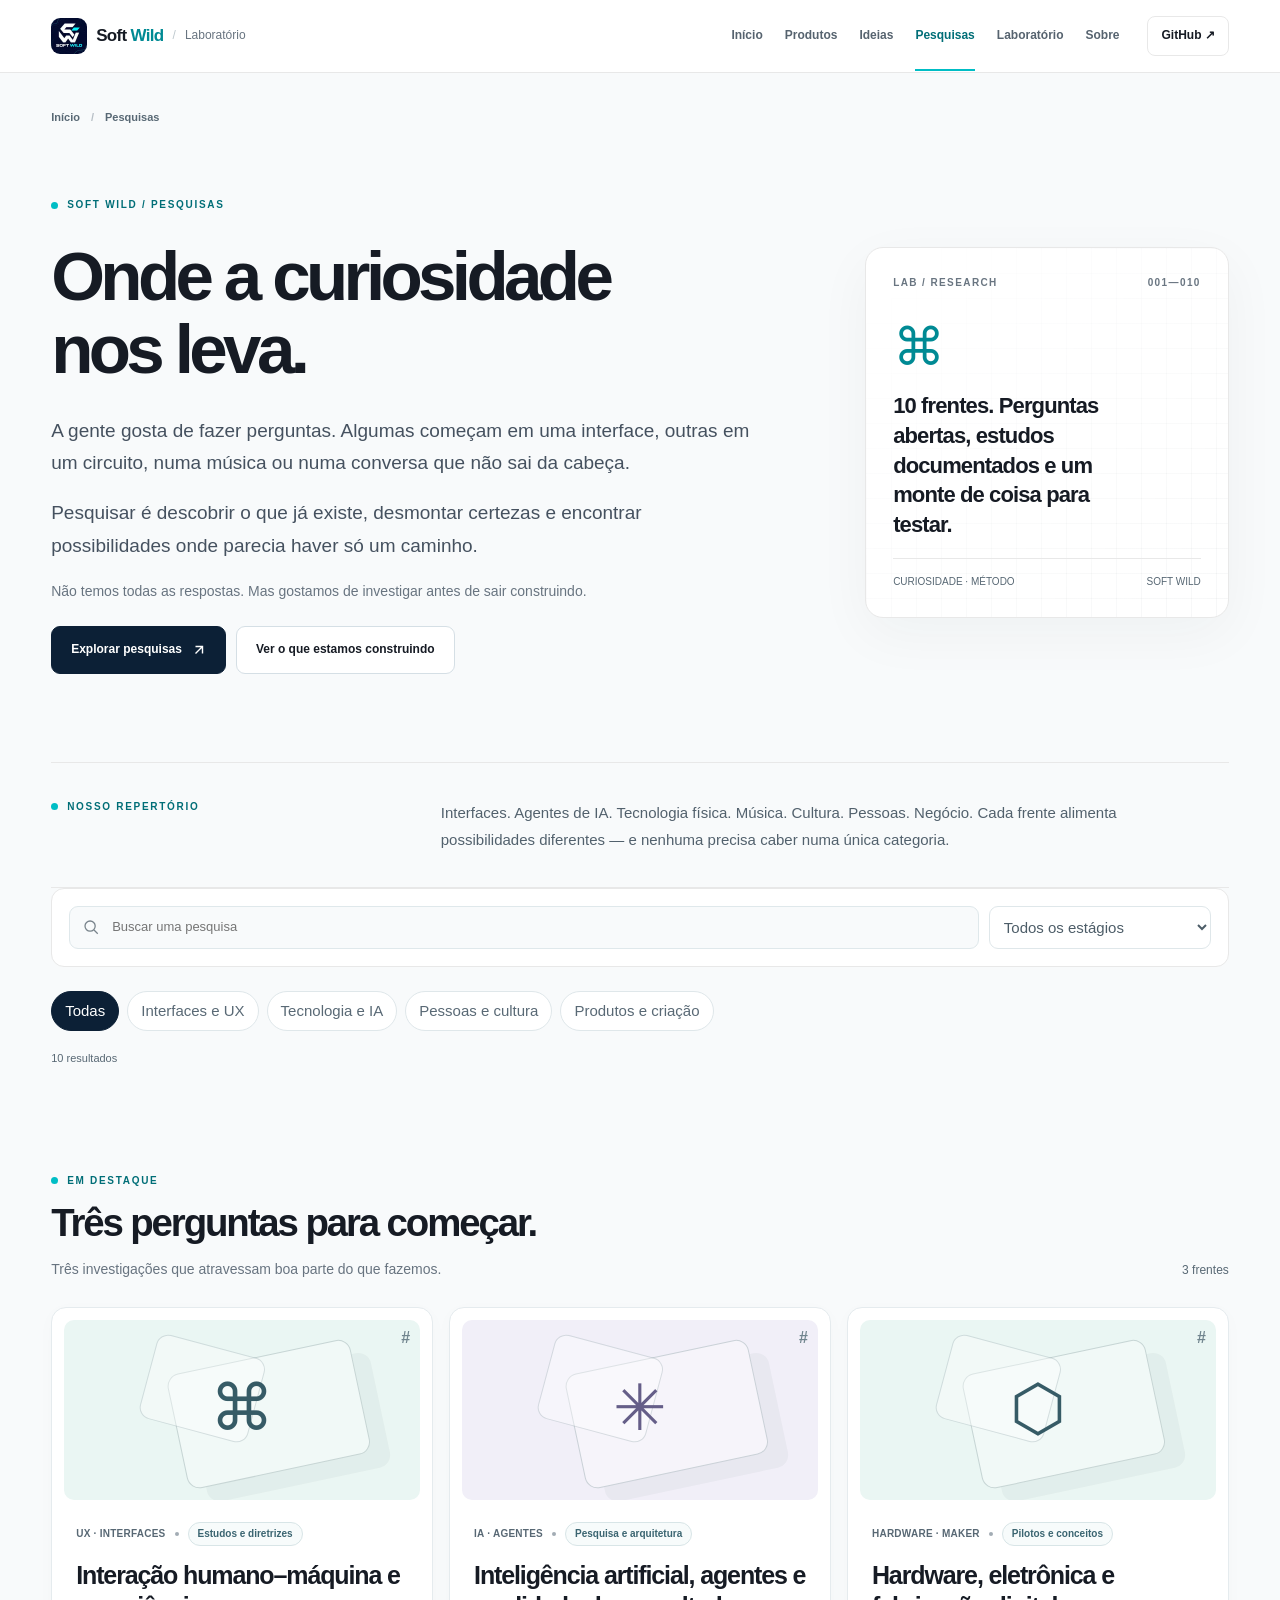
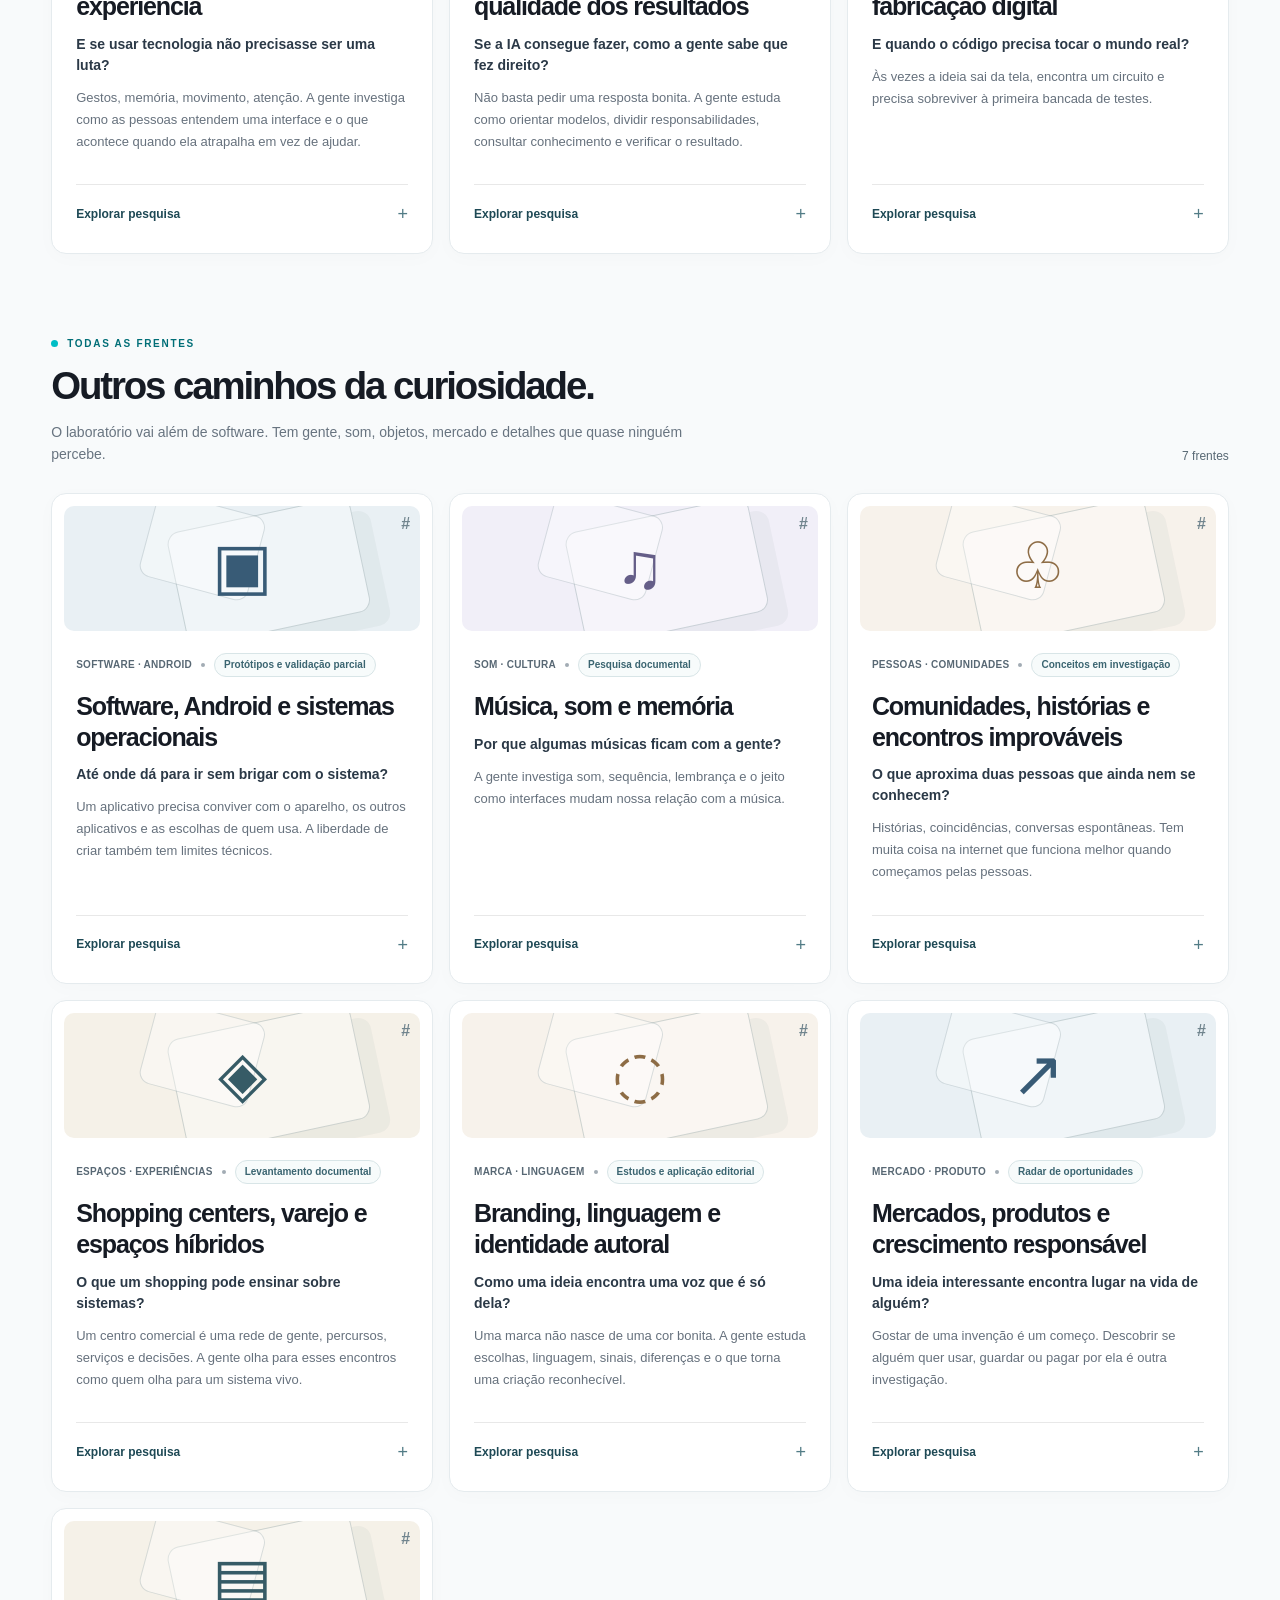
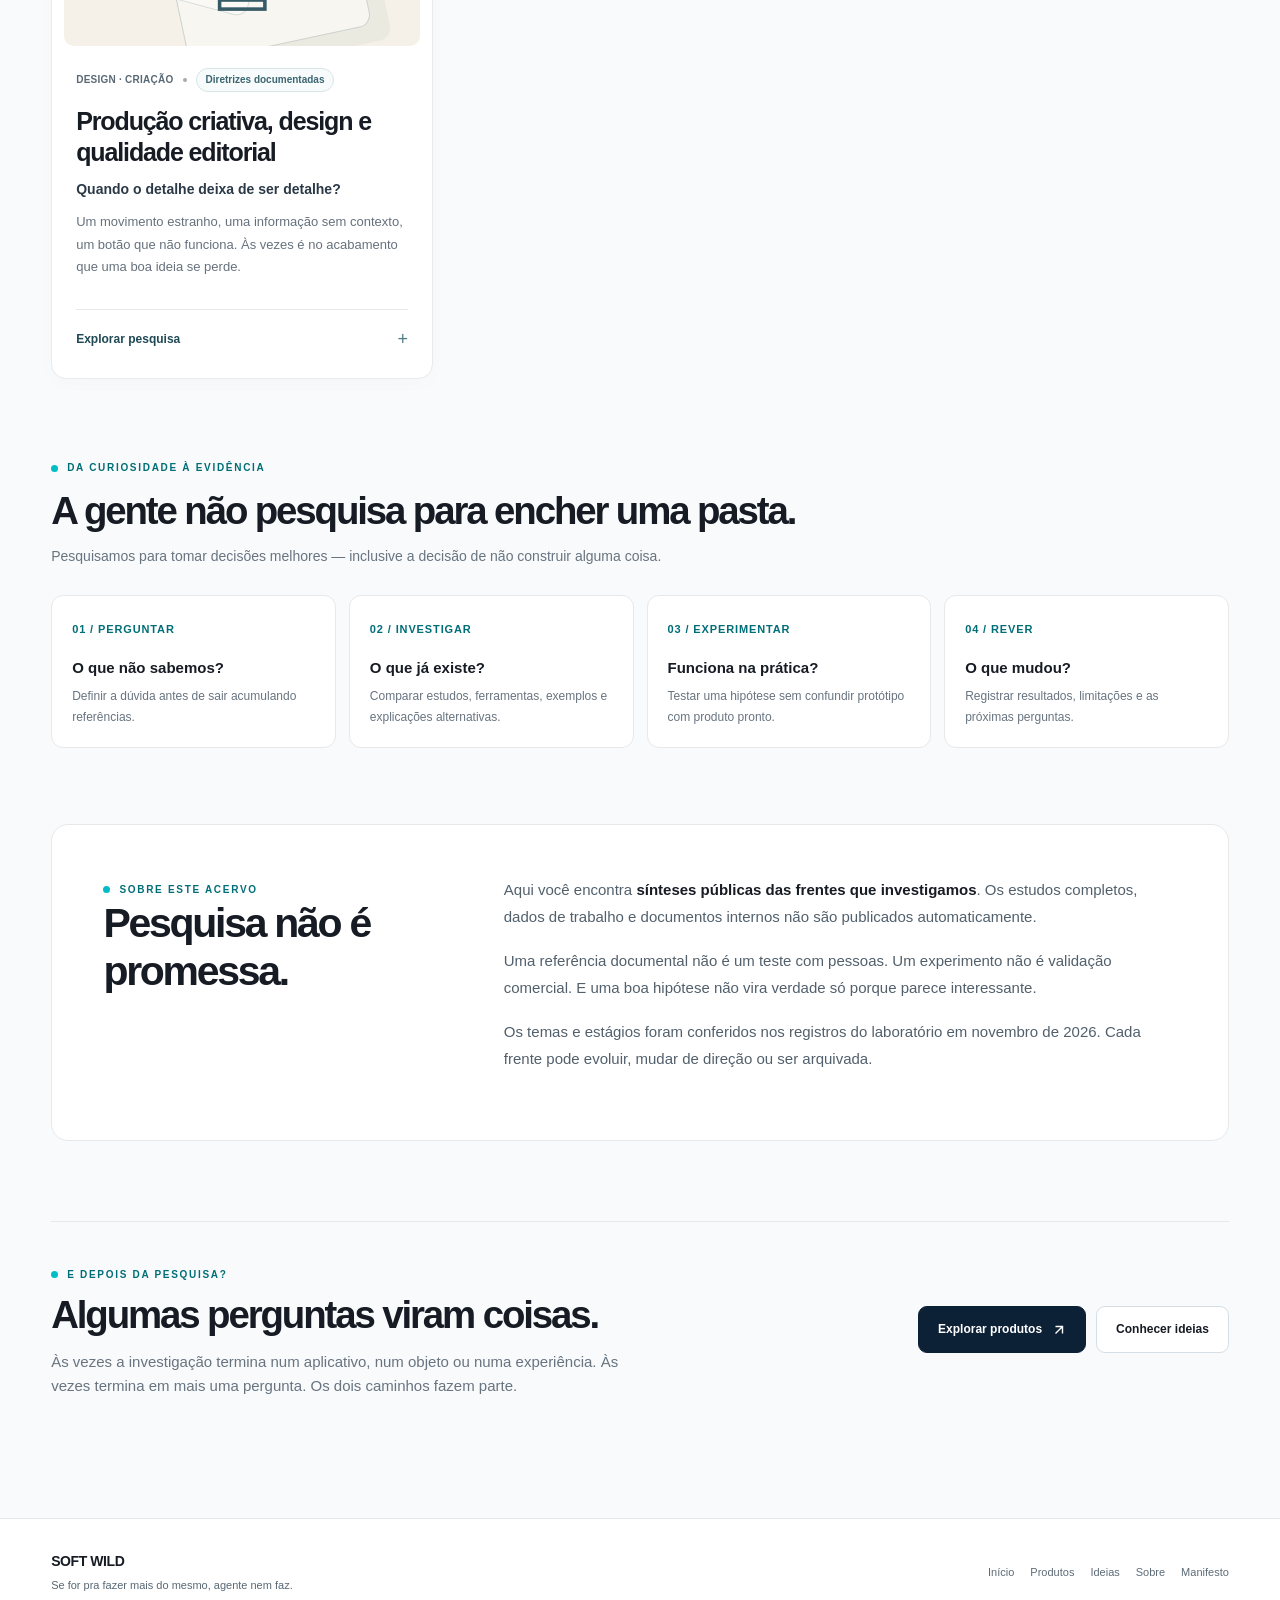
<file: docs/pesquisas/index.html>
<!doctype html>
<html lang="pt-BR"><head>
<meta charset="utf-8"><meta name="viewport" content="width=device-width,initial-scale=1"><meta name="theme-color" content="#f8fafb">
<title>Pesquisas e descobertas — Soft Wild</title>
<meta name="description" content="Explore as dez frentes de pesquisa da Soft Wild: interfaces, IA, hardware, cultura, música, produtos e as perguntas que alimentam nossas invenções.">
<link rel="canonical" href="https://softwildbr.github.io/softwildbr/pesquisas/">
<meta property="og:type" content="website"><meta property="og:title" content="Pesquisas e descobertas — Soft Wild">
<meta property="og:description" content="As perguntas, estudos e experimentos por trás das invenções da Soft Wild.">
<link rel="icon" href="../assets/softwild-logo.webp" type="image/webp">
<link rel="stylesheet" href="../portal.css?v=2"><link rel="stylesheet" href="./research.css?v=1">
<script src="../portal.js?v=1" defer></script>
</head><body class="sw-page"><a class="sw-skip" href="#conteudo">Pular para o conteúdo</a>
<header class="sw-topbar"><div class="sw-topbar-inner">
<a class="sw-brand" href="../"><img src="../assets/softwild-logo.webp" alt="" width="36" height="36"><span class="sw-brand-text">Soft <strong>Wild</strong></span><span class="sw-brand-mark">Laboratório</span></a>
<button class="sw-menu" type="button" aria-expanded="false" aria-controls="sw-navigation" data-sw-menu aria-label="Abrir menu"><span></span><span></span><span></span></button>
<nav class="sw-nav" id="sw-navigation" aria-label="Navegação principal" data-sw-nav>
<a href="../">Início</a><a href="../produtos/">Produtos</a><a href="../ideias/">Ideias</a><a href="../pesquisas/" aria-current="page">Pesquisas</a><a href="../laboratorio/">Laboratório</a><a href="../sobre/">Sobre</a>
</nav><a class="sw-github" href="https://github.com/softwildbr" target="_blank" rel="noopener noreferrer">GitHub ↗</a></div></header>
<main class="sw-main sw-container" id="conteudo">
<nav class="sw-breadcrumb" aria-label="Localização"><a href="../">Início</a><span class="sep" aria-hidden="true">/</span><span>Pesquisas</span></nav>
<section class="sw-hero" aria-labelledby="sw-title"><div>
<span class="sw-eyebrow">SOFT WILD / PESQUISAS</span>
<h1 id="sw-title">Onde a curiosidade nos leva.</h1>
<p class="sw-lead">A gente gosta de fazer perguntas. Algumas começam em uma interface, outras em um circuito, numa música ou numa conversa que não sai da cabeça.</p>
<p class="sw-lead">Pesquisar é descobrir o que já existe, desmontar certezas e encontrar possibilidades onde parecia haver só um caminho.</p>
<p class="sw-second-lead">Não temos todas as respostas. Mas gostamos de investigar antes de sair construindo.</p>
<div class="sw-actions"><a class="sw-button" href="#biblioteca">Explorar pesquisas <svg aria-hidden="true" width="14" height="14" viewBox="0 0 16 16" fill="none" stroke="currentColor" stroke-width="1.6"><path d="M4 12 12 4M4 4h8v8"/></svg></a><a class="sw-button secondary" href="../produtos/">Ver o que estamos construindo</a></div>
</div><div class="sw-hero-aside" role="group" aria-label="Visão da biblioteca">
<div class="sw-aside-top"><span>LAB / RESEARCH</span><span>001—010</span></div><div>
<span class="sw-aside-symbol" aria-hidden="true">⌘</span>
<p class="sw-aside-main">10 frentes. Perguntas abertas, estudos documentados e um monte de coisa para testar.</p>
</div><div class="sw-aside-foot"><span>CURIOSIDADE · MÉTODO</span><span>SOFT WILD</span></div></div></section>
<div class="rs-index"><span class="sw-eyebrow">NOSSO REPERTÓRIO</span><p>Interfaces. Agentes de IA. Tecnologia física. Música. Cultura. Pessoas. Negócio. Cada frente alimenta possibilidades diferentes — e nenhuma precisa caber numa única categoria.</p></div>
<div id="biblioteca" data-sw-catalog role="region" aria-label="Biblioteca de pesquisas">
<div class="sw-controls sw-js-only" role="group" aria-label="Ferramentas da biblioteca">
<label class="sw-search"><svg aria-hidden="true" width="18" height="18" viewBox="0 0 24 24" fill="none" stroke="currentColor" stroke-width="1.7"><circle cx="10.8" cy="10.8" r="6.8"/><path d="M16 16l5 5"/></svg><span class="sr-only">Buscar uma pesquisa</span><input type="search" data-sw-search placeholder="Buscar uma pesquisa" autocomplete="off"></label>
<select class="sw-select" data-sw-stage aria-label="Filtrar pesquisas por estágio"><option value="todos">Todos os estágios</option><option value="documental">Estudos documentais</option><option value="exploracao">Hipóteses em investigação</option><option value="piloto">Pesquisas com protótipos</option></select></div>
<div class="sw-chips sw-js-only" role="group" aria-label="Filtrar por assunto"><button class="sw-chip" type="button" data-sw-filter="todos" aria-pressed="true">Todas</button><button class="sw-chip" type="button" data-sw-filter="interfaces" aria-pressed="false">Interfaces e UX</button><button class="sw-chip" type="button" data-sw-filter="tecnologia" aria-pressed="false">Tecnologia e IA</button><button class="sw-chip" type="button" data-sw-filter="cultura" aria-pressed="false">Pessoas e cultura</button><button class="sw-chip" type="button" data-sw-filter="produtos" aria-pressed="false">Produtos e criação</button></div>
<p class="sw-results sw-js-only" aria-live="polite" aria-atomic="true" data-sw-results></p>
<section class="sw-section" data-sw-section aria-labelledby="rs-featured-title">
<div class="sw-section-heading"><div><span class="sw-eyebrow">EM DESTAQUE</span><h2 id="rs-featured-title">Três perguntas para começar.</h2><p class="sw-section-sub">Três investigações que atravessam boa parte do que fazemos.</p></div><span class="sw-count">3 frentes</span></div>
<div class="sw-feature-grid"><article class="sw-card is-featured" id="interacao-e-experiencia" data-category="interfaces cultura" data-phase="documental" aria-labelledby="interacao-e-experiencia-title">
<a class="sw-anchor" href="#interacao-e-experiencia" aria-label="Compartilhar seção Interação humano–máquina e experiência">#</a>
<div class="sw-card-art" data-tone="mint" aria-hidden="true"><span class="sw-card-glyph">⌘</span></div>
<div class="sw-card-content">
<div class="sw-meta"><span>UX · INTERFACES</span><span class="sw-dot"></span><span class="sw-stage">Estudos e diretrizes</span></div>
<h3 id="interacao-e-experiencia-title">Interação humano–máquina e experiência</h3><p class="sw-question">E se usar tecnologia não precisasse ser uma luta?</p>
<p class="sw-description">Gestos, memória, movimento, atenção. A gente investiga como as pessoas entendem uma interface e o que acontece quando ela atrapalha em vez de ajudar.</p>
<div class="sw-card-tail">
<details class="sw-details"><summary aria-label="Explorar pesquisa — Interação humano–máquina e experiência">Explorar pesquisa</summary>
<div class="sw-detail-body"><h4>O que já investigamos</h4><p>Reunimos estudos de cognição, carga mental, acessibilidade, interação e animação, com aplicações documentais em interfaces Android.</p>
<h4>O que ainda não está comprovado</h4><p>Uma boa diretriz não substitui observar pessoas usando o produto. Os estudos ainda precisam ser confrontados com tarefas reais e diversidade de aparelhos.</p>
<h4>Próxima pergunta</h4><p>Transformar recomendações em hipóteses, testar percursos e registrar evidências antes de chamar uma solução de melhor.</p>
<p class="rs-related"><span>NO LABORATÓRIO</span> <a href="../produtos/#retrozim-launcher">Retrozim Launcher <span aria-hidden="true">↗</span></a></p>
</div></details></div></div></article>
<article class="sw-card is-featured" id="ia-agentes-e-qualidade" data-category="tecnologia interfaces" data-phase="documental" aria-labelledby="ia-agentes-e-qualidade-title">
<a class="sw-anchor" href="#ia-agentes-e-qualidade" aria-label="Compartilhar seção Inteligência artificial, agentes e qualidade dos resultados">#</a>
<div class="sw-card-art" data-tone="lilac" aria-hidden="true"><span class="sw-card-glyph">✳</span></div>
<div class="sw-card-content">
<div class="sw-meta"><span>IA · AGENTES</span><span class="sw-dot"></span><span class="sw-stage">Pesquisa e arquitetura</span></div>
<h3 id="ia-agentes-e-qualidade-title">Inteligência artificial, agentes e qualidade dos resultados</h3><p class="sw-question">Se a IA consegue fazer, como a gente sabe que fez direito?</p>
<p class="sw-description">Não basta pedir uma resposta bonita. A gente estuda como orientar modelos, dividir responsabilidades, consultar conhecimento e verificar o resultado.</p>
<div class="sw-card-tail">
<details class="sw-details"><summary aria-label="Explorar pesquisa — Inteligência artificial, agentes e qualidade dos resultados">Explorar pesquisa</summary>
<div class="sw-detail-body"><h4>O que já investigamos</h4><p>Há pesquisa documental sobre agentes, instruções, RAG, arquiteturas, permissões, avaliação de qualidade e os erros que fazem um resultado parecer pronto sem estar.</p>
<h4>Em desenvolvimento: imersão com equipes</h4><p>A gente está desenhando uma forma de acompanhar a rotina de empresas para entender como o trabalho acontece de verdade: onde as decisões são tomadas, o que passa de uma pessoa para outra e onde aparecem os gargalos. Uma imersão de cerca de um mês é um exemplo de formato, não um prazo definido. A partir desse aprendizado, a ideia é desenhar, testar e treinar agentes de IA para colaborar com as equipes, mantendo as decisões nas mãos das pessoas.</p>
<h4>O que ainda não está comprovado</h4><p>Manuais, fichas e simulações não provam implantação operacional. Os agentes descritos em documentos não devem ser confundidos com todos os sistemas já configurados.</p>
<h4>Próxima pergunta</h4><p>Definir contratos e critérios por tarefa, testar segurança e qualidade com dados verificáveis e medir quando a automação realmente ajuda.</p>
<p class="rs-related"><span>NO LABORATÓRIO</span> <a href="../#como-trabalhamos">Como trabalhamos com IA <span aria-hidden="true">↗</span></a></p>
</div></details></div></div></article>
<article class="sw-card is-featured" id="hardware-maker" data-category="tecnologia produtos" data-phase="piloto" aria-labelledby="hardware-maker-title">
<a class="sw-anchor" href="#hardware-maker" aria-label="Compartilhar seção Hardware, eletrônica e fabricação digital">#</a>
<div class="sw-card-art" data-tone="mint" aria-hidden="true"><span class="sw-card-glyph">⬡</span></div>
<div class="sw-card-content">
<div class="sw-meta"><span>HARDWARE · MAKER</span><span class="sw-dot"></span><span class="sw-stage">Pilotos e conceitos</span></div>
<h3 id="hardware-maker-title">Hardware, eletrônica e fabricação digital</h3><p class="sw-question">E quando o código precisa tocar o mundo real?</p>
<p class="sw-description">Às vezes a ideia sai da tela, encontra um circuito e precisa sobreviver à primeira bancada de testes.</p>
<div class="sw-card-tail">
<details class="sw-details"><summary aria-label="Explorar pesquisa — Hardware, eletrônica e fabricação digital">Explorar pesquisa</summary>
<div class="sw-detail-body"><h4>O que já investigamos</h4><p>Pesquisamos infravermelho, pequenos dispositivos, sensores, NFC, fabricação digital e protótipos físico-digitais. Há um piloto Android para controle IR.</p>
<h4>O que ainda não está comprovado</h4><p>Um protótipo funcionando em uma configuração não significa compatibilidade universal, fabricação repetível ou produto seguro para venda.</p>
<h4>Próxima pergunta</h4><p>Verificar hardware real, materiais, custos, manutenção, compatibilidade e condições de fabricação.</p>
<p class="rs-related"><span>NO LABORATÓRIO</span> <a href="../produtos/#controle-ir">Controle físico-digital IR <span aria-hidden="true">↗</span></a></p>
</div></details></div></div></article></div></section>
<section class="sw-section" data-sw-section aria-labelledby="rs-more-title">
<div class="sw-section-heading"><div><span class="sw-eyebrow">TODAS AS FRENTES</span><h2 id="rs-more-title">Outros caminhos da curiosidade.</h2><p class="sw-section-sub">O laboratório vai além de software. Tem gente, som, objetos, mercado e detalhes que quase ninguém percebe.</p></div><span class="sw-count">7 frentes</span></div>
<div class="sw-grid"><article class="sw-card" id="software-e-android" data-category="interfaces tecnologia" data-phase="piloto" aria-labelledby="software-e-android-title">
<a class="sw-anchor" href="#software-e-android" aria-label="Compartilhar seção Software, Android e sistemas operacionais">#</a>
<div class="sw-card-art" data-tone="navy" aria-hidden="true"><span class="sw-card-glyph">▣</span></div>
<div class="sw-card-content">
<div class="sw-meta"><span>SOFTWARE · ANDROID</span><span class="sw-dot"></span><span class="sw-stage">Protótipos e validação parcial</span></div>
<h3 id="software-e-android-title">Software, Android e sistemas operacionais</h3><p class="sw-question">Até onde dá para ir sem brigar com o sistema?</p>
<p class="sw-description">Um aplicativo precisa conviver com o aparelho, os outros aplicativos e as escolhas de quem usa. A liberdade de criar também tem limites técnicos.</p>
<div class="sw-card-tail">
<details class="sw-details"><summary aria-label="Explorar pesquisa — Software, Android e sistemas operacionais">Explorar pesquisa</summary>
<div class="sw-detail-body"><h4>O que já investigamos</h4><p>Pesquisamos APIs do Android, interfaces, permissões, desempenho, arquitetura, compatibilidade e práticas de teste ligadas aos projetos do laboratório.</p>
<h4>O que ainda não está comprovado</h4><p>Build gerado não é experiência aprovada. O comportamento muda entre versões e fabricantes; a validação do portfólio é parcial.</p>
<h4>Próxima pergunta</h4><p>Conferir versões, executar testes de compatibilidade e acessibilidade e documentar cada limite antes de distribuir.</p>
<p class="rs-related"><span>NO LABORATÓRIO</span> <a href="../produtos/#suite-98">Suíte 98 <span aria-hidden="true">↗</span></a></p>
</div></details></div></div></article>
<article class="sw-card" id="musica-som-e-memoria" data-category="cultura produtos" data-phase="documental" aria-labelledby="musica-som-e-memoria-title">
<a class="sw-anchor" href="#musica-som-e-memoria" aria-label="Compartilhar seção Música, som e memória">#</a>
<div class="sw-card-art" data-tone="lilac" aria-hidden="true"><span class="sw-card-glyph">♫</span></div>
<div class="sw-card-content">
<div class="sw-meta"><span>SOM · CULTURA</span><span class="sw-dot"></span><span class="sw-stage">Pesquisa documental</span></div>
<h3 id="musica-som-e-memoria-title">Música, som e memória</h3><p class="sw-question">Por que algumas músicas ficam com a gente?</p>
<p class="sw-description">A gente investiga som, sequência, lembrança e o jeito como interfaces mudam nossa relação com a música.</p>
<div class="sw-card-tail">
<details class="sw-details"><summary aria-label="Explorar pesquisa — Música, som e memória">Explorar pesquisa</summary>
<div class="sw-detail-body"><h4>O que já investigamos</h4><p>Existem estudos sobre repertório, organização musical, narrativa de escuta e experiências com ferramentas de áudio e interfaces de reprodução.</p>
<h4>O que ainda não está comprovado</h4><p>Bibliografia, estruturas e listas de faixas não equivalem a escuta comparativa, validação acústica ou resultado comprovado em plataformas musicais.</p>
<h4>Próxima pergunta</h4><p>Testar hipóteses com áudio acessado legitimamente, escuta humana e critérios claros de comparação.</p>
<p class="rs-related"><span>NO LABORATÓRIO</span> <a href="../produtos/#minamp">Minamp <span aria-hidden="true">↗</span></a></p>
</div></details></div></div></article>
<article class="sw-card" id="comunidades-e-historias" data-category="cultura produtos" data-phase="exploracao" aria-labelledby="comunidades-e-historias-title">
<a class="sw-anchor" href="#comunidades-e-historias" aria-label="Compartilhar seção Comunidades, histórias e encontros improváveis">#</a>
<div class="sw-card-art" data-tone="warm" aria-hidden="true"><span class="sw-card-glyph">♧</span></div>
<div class="sw-card-content">
<div class="sw-meta"><span>PESSOAS · COMUNIDADES</span><span class="sw-dot"></span><span class="sw-stage">Conceitos em investigação</span></div>
<h3 id="comunidades-e-historias-title">Comunidades, histórias e encontros improváveis</h3><p class="sw-question">O que aproxima duas pessoas que ainda nem se conhecem?</p>
<p class="sw-description">Histórias, coincidências, conversas espontâneas. Tem muita coisa na internet que funciona melhor quando começamos pelas pessoas.</p>
<div class="sw-card-tail">
<details class="sw-details"><summary aria-label="Explorar pesquisa — Comunidades, histórias e encontros improváveis">Explorar pesquisa</summary>
<div class="sw-detail-body"><h4>O que já investigamos</h4><p>Investigamos relatos públicos, formatos de comunidade, sociabilidade, histórias reais e hipóteses de conexão por afinidade.</p>
<h4>O que ainda não está comprovado</h4><p>Discussões públicas não são uma amostra de toda a população. Nenhuma plataforma social foi validada ou lançada por essa investigação.</p>
<h4>Próxima pergunta</h4><p>Entender públicos, consentimento, privacidade, moderação e valor real antes de implementar interações entre desconhecidos.</p>
<p class="rs-related"><span>NO LABORATÓRIO</span> <a href="../ideias/#historias-antes-de-seguidores">Histórias antes de seguidores <span aria-hidden="true">↗</span></a></p>
</div></details></div></div></article>
<article class="sw-card" id="espacos-e-varejo" data-category="cultura produtos" data-phase="documental" aria-labelledby="espacos-e-varejo-title">
<a class="sw-anchor" href="#espacos-e-varejo" aria-label="Compartilhar seção Shopping centers, varejo e espaços híbridos">#</a>
<div class="sw-card-art" data-tone="sand" aria-hidden="true"><span class="sw-card-glyph">◈</span></div>
<div class="sw-card-content">
<div class="sw-meta"><span>ESPAÇOS · EXPERIÊNCIAS</span><span class="sw-dot"></span><span class="sw-stage">Levantamento documental</span></div>
<h3 id="espacos-e-varejo-title">Shopping centers, varejo e espaços híbridos</h3><p class="sw-question">O que um shopping pode ensinar sobre sistemas?</p>
<p class="sw-description">Um centro comercial é uma rede de gente, percursos, serviços e decisões. A gente olha para esses encontros como quem olha para um sistema vivo.</p>
<div class="sw-card-tail">
<details class="sw-details"><summary aria-label="Explorar pesquisa — Shopping centers, varejo e espaços híbridos">Explorar pesquisa</summary>
<div class="sw-detail-body"><h4>O que já investigamos</h4><p>Reunimos referências sobre jornadas de visitantes, serviços, operações, fornecedores e oportunidades para experiências digitais, físicas e híbridas.</p>
<h4>O que ainda não está comprovado</h4><p>Os levantamentos são documentais e incluem materiais em revisão. Não demonstram demanda confirmada, parceria, implantação nem acesso a operações de shoppings.</p>
<h4>Próxima pergunta</h4><p>Confrontar fontes com problemas reais, examinar acessibilidade, custos e possibilidades de produtos que possam funcionar em mais de um lugar.</p>
<p class="rs-related"><span>NO LABORATÓRIO</span> <a href="../ideias/#ecossistemas-shoppings">Ecossistemas para shopping centers <span aria-hidden="true">↗</span></a></p>
</div></details></div></div></article>
<article class="sw-card" id="branding-e-linguagem" data-category="cultura produtos" data-phase="documental" aria-labelledby="branding-e-linguagem-title">
<a class="sw-anchor" href="#branding-e-linguagem" aria-label="Compartilhar seção Branding, linguagem e identidade autoral">#</a>
<div class="sw-card-art" data-tone="warm" aria-hidden="true"><span class="sw-card-glyph">◌</span></div>
<div class="sw-card-content">
<div class="sw-meta"><span>MARCA · LINGUAGEM</span><span class="sw-dot"></span><span class="sw-stage">Estudos e aplicação editorial</span></div>
<h3 id="branding-e-linguagem-title">Branding, linguagem e identidade autoral</h3><p class="sw-question">Como uma ideia encontra uma voz que é só dela?</p>
<p class="sw-description">Uma marca não nasce de uma cor bonita. A gente estuda escolhas, linguagem, sinais, diferenças e o que torna uma criação reconhecível.</p>
<div class="sw-card-tail">
<details class="sw-details"><summary aria-label="Explorar pesquisa — Branding, linguagem e identidade autoral">Explorar pesquisa</summary>
<div class="sw-detail-body"><h4>O que já investigamos</h4><p>Pesquisa sobre identidade verbal, naming, símbolos, manifesto, percepção e método de construção de marca, com fontes documentadas.</p>
<h4>O que ainda não está comprovado</h4><p>Uma proposta editorial não equivale a direito de uso de marca nem a teste com consumidores. A Soft Wild tem decisões próprias que não são regras universais.</p>
<h4>Próxima pergunta</h4><p>Confrontar clareza de linguagem com leitura real, garantir consistência e verificar direitos antes de comercializar.</p>
<p class="rs-related"><span>NO LABORATÓRIO</span> <a href="../#manifesto">Nosso manifesto <span aria-hidden="true">↗</span></a></p>
</div></details></div></div></article>
<article class="sw-card" id="mercados-e-produtos" data-category="produtos cultura" data-phase="exploracao" aria-labelledby="mercados-e-produtos-title">
<a class="sw-anchor" href="#mercados-e-produtos" aria-label="Compartilhar seção Mercados, produtos e crescimento responsável">#</a>
<div class="sw-card-art" data-tone="navy" aria-hidden="true"><span class="sw-card-glyph">↗</span></div>
<div class="sw-card-content">
<div class="sw-meta"><span>MERCADO · PRODUTO</span><span class="sw-dot"></span><span class="sw-stage">Radar de oportunidades</span></div>
<h3 id="mercados-e-produtos-title">Mercados, produtos e crescimento responsável</h3><p class="sw-question">Uma ideia interessante encontra lugar na vida de alguém?</p>
<p class="sw-description">Gostar de uma invenção é um começo. Descobrir se alguém quer usar, guardar ou pagar por ela é outra investigação.</p>
<div class="sw-card-tail">
<details class="sw-details"><summary aria-label="Explorar pesquisa — Mercados, produtos e crescimento responsável">Explorar pesquisa</summary>
<div class="sw-detail-body"><h4>O que já investigamos</h4><p>Mapeamos oportunidades de software, objetos, produtos de consumo, comportamento, precificação e modelos de distribuição.</p>
<h4>O que ainda não está comprovado</h4><p>Busca, enquete, conversa online e simulação financeira não comprovam compra, preço aceito, mercado ou viabilidade operacional.</p>
<h4>Próxima pergunta</h4><p>Priorizar hipóteses, conversar com públicos reais, testar utilidade e avaliar custos e riscos antes de anunciar um lançamento.</p>
<p class="rs-related"><span>NO LABORATÓRIO</span> <a href="../produtos/">Nossos produtos <span aria-hidden="true">↗</span></a></p>
</div></details></div></div></article>
<article class="sw-card" id="design-e-qualidade" data-category="interfaces tecnologia" data-phase="documental" aria-labelledby="design-e-qualidade-title">
<a class="sw-anchor" href="#design-e-qualidade" aria-label="Compartilhar seção Produção criativa, design e qualidade editorial">#</a>
<div class="sw-card-art" data-tone="sand" aria-hidden="true"><span class="sw-card-glyph">▤</span></div>
<div class="sw-card-content">
<div class="sw-meta"><span>DESIGN · CRIAÇÃO</span><span class="sw-dot"></span><span class="sw-stage">Diretrizes documentadas</span></div>
<h3 id="design-e-qualidade-title">Produção criativa, design e qualidade editorial</h3><p class="sw-question">Quando o detalhe deixa de ser detalhe?</p>
<p class="sw-description">Um movimento estranho, uma informação sem contexto, um botão que não funciona. Às vezes é no acabamento que uma boa ideia se perde.</p>
<div class="sw-card-tail">
<details class="sw-details"><summary aria-label="Explorar pesquisa — Produção criativa, design e qualidade editorial">Explorar pesquisa</summary>
<div class="sw-detail-body"><h4>O que já investigamos</h4><p>Pesquisamos tipografia, composição, animação, som, edição, revisão e falhas recorrentes de conteúdo e interfaces assistidos por IA.</p>
<h4>O que ainda não está comprovado</h4><p>Parte do acervo tem origem em métodos de produção anteriores. A página só apresenta aprendizados genéricos, sem expor clientes, arquivos internos ou resultados não testados.</p>
<h4>Próxima pergunta</h4><p>Testar qualidade perceptiva e funcional em cada produto, com critérios e evidências, em vez de depender apenas de aparência.</p>
<p class="rs-related"><span>NO LABORATÓRIO</span> <a href="../produtos/">Produtos em desenvolvimento <span aria-hidden="true">↗</span></a></p>
</div></details></div></div></article></div></section>
</div>
<div class="sw-empty sw-js-only" data-sw-empty hidden><strong>Nenhuma pesquisa encontrada com esses filtros.</strong><p>Tente outro termo ou escolha uma categoria diferente.</p><button class="sw-clear" type="button" data-sw-clear>Limpar filtros</button></div>
<noscript><p class="sw-results">As dez frentes e seus detalhes podem ser explorados sem JavaScript. Ative-o apenas se quiser usar a busca e os filtros.</p></noscript>
<section class="sw-section" aria-labelledby="rs-metodo-title"><div class="sw-section-heading"><div><span class="sw-eyebrow">DA CURIOSIDADE À EVIDÊNCIA</span><h2 id="rs-metodo-title">A gente não pesquisa para encher uma pasta.</h2><p class="sw-section-sub">Pesquisamos para tomar decisões melhores — inclusive a decisão de não construir alguma coisa.</p></div></div>
<div class="sw-steps">
<div class="sw-step"><span class="num">01 / PERGUNTAR</span><h3>O que não sabemos?</h3><p>Definir a dúvida antes de sair acumulando referências.</p></div>
<div class="sw-step"><span class="num">02 / INVESTIGAR</span><h3>O que já existe?</h3><p>Comparar estudos, ferramentas, exemplos e explicações alternativas.</p></div>
<div class="sw-step"><span class="num">03 / EXPERIMENTAR</span><h3>Funciona na prática?</h3><p>Testar uma hipótese sem confundir protótipo com produto pronto.</p></div>
<div class="sw-step"><span class="num">04 / REVER</span><h3>O que mudou?</h3><p>Registrar resultados, limitações e as próximas perguntas.</p></div>
</div></section>
<section class="sw-section" aria-labelledby="rs-transparencia-title"><div class="sw-story"><div>
<span class="sw-eyebrow">SOBRE ESTE ACERVO</span><h2 id="rs-transparencia-title">Pesquisa não é promessa.</h2></div>
<div><p>Aqui você encontra <strong>sínteses públicas das frentes que investigamos</strong>. Os estudos completos, dados de trabalho e documentos internos não são publicados automaticamente.</p>
<p>Uma referência documental não é um teste com pessoas. Um experimento não é validação comercial. E uma boa hipótese não vira verdade só porque parece interessante.</p>
<p>Os temas e estágios foram conferidos nos registros do laboratório em novembro de 2026. Cada frente pode evoluir, mudar de direção ou ser arquivada.</p></div></div></section>
<section class="sw-end" aria-labelledby="rs-end-title"><div><span class="sw-eyebrow">E DEPOIS DA PESQUISA?</span>
<h2 id="rs-end-title">Algumas perguntas viram coisas.</h2>
<p>Às vezes a investigação termina num aplicativo, num objeto ou numa experiência. Às vezes termina em mais uma pergunta. Os dois caminhos fazem parte.</p>
</div><div class="sw-actions"><a class="sw-button" href="../produtos/">Explorar produtos <svg aria-hidden="true" width="14" height="14" viewBox="0 0 16 16" fill="none" stroke="currentColor" stroke-width="1.6"><path d="M4 12 12 4M4 4h8v8"/></svg></a><a class="sw-button secondary" href="../ideias/">Conhecer ideias</a></div></section>
</main>
<footer class="sw-footer"><div class="sw-container sw-footer-inner"><div><div class="sw-footer-brand">SOFT WILD</div><small>Se for pra fazer mais do mesmo, agente nem faz.</small></div><nav aria-label="Rodapé"><a href="../">Início</a><a href="../produtos/">Produtos</a><a href="../ideias/">Ideias</a><a href="../sobre/">Sobre</a><a href="../#manifesto">Manifesto</a></nav></div></footer>
</body></html>
</file>
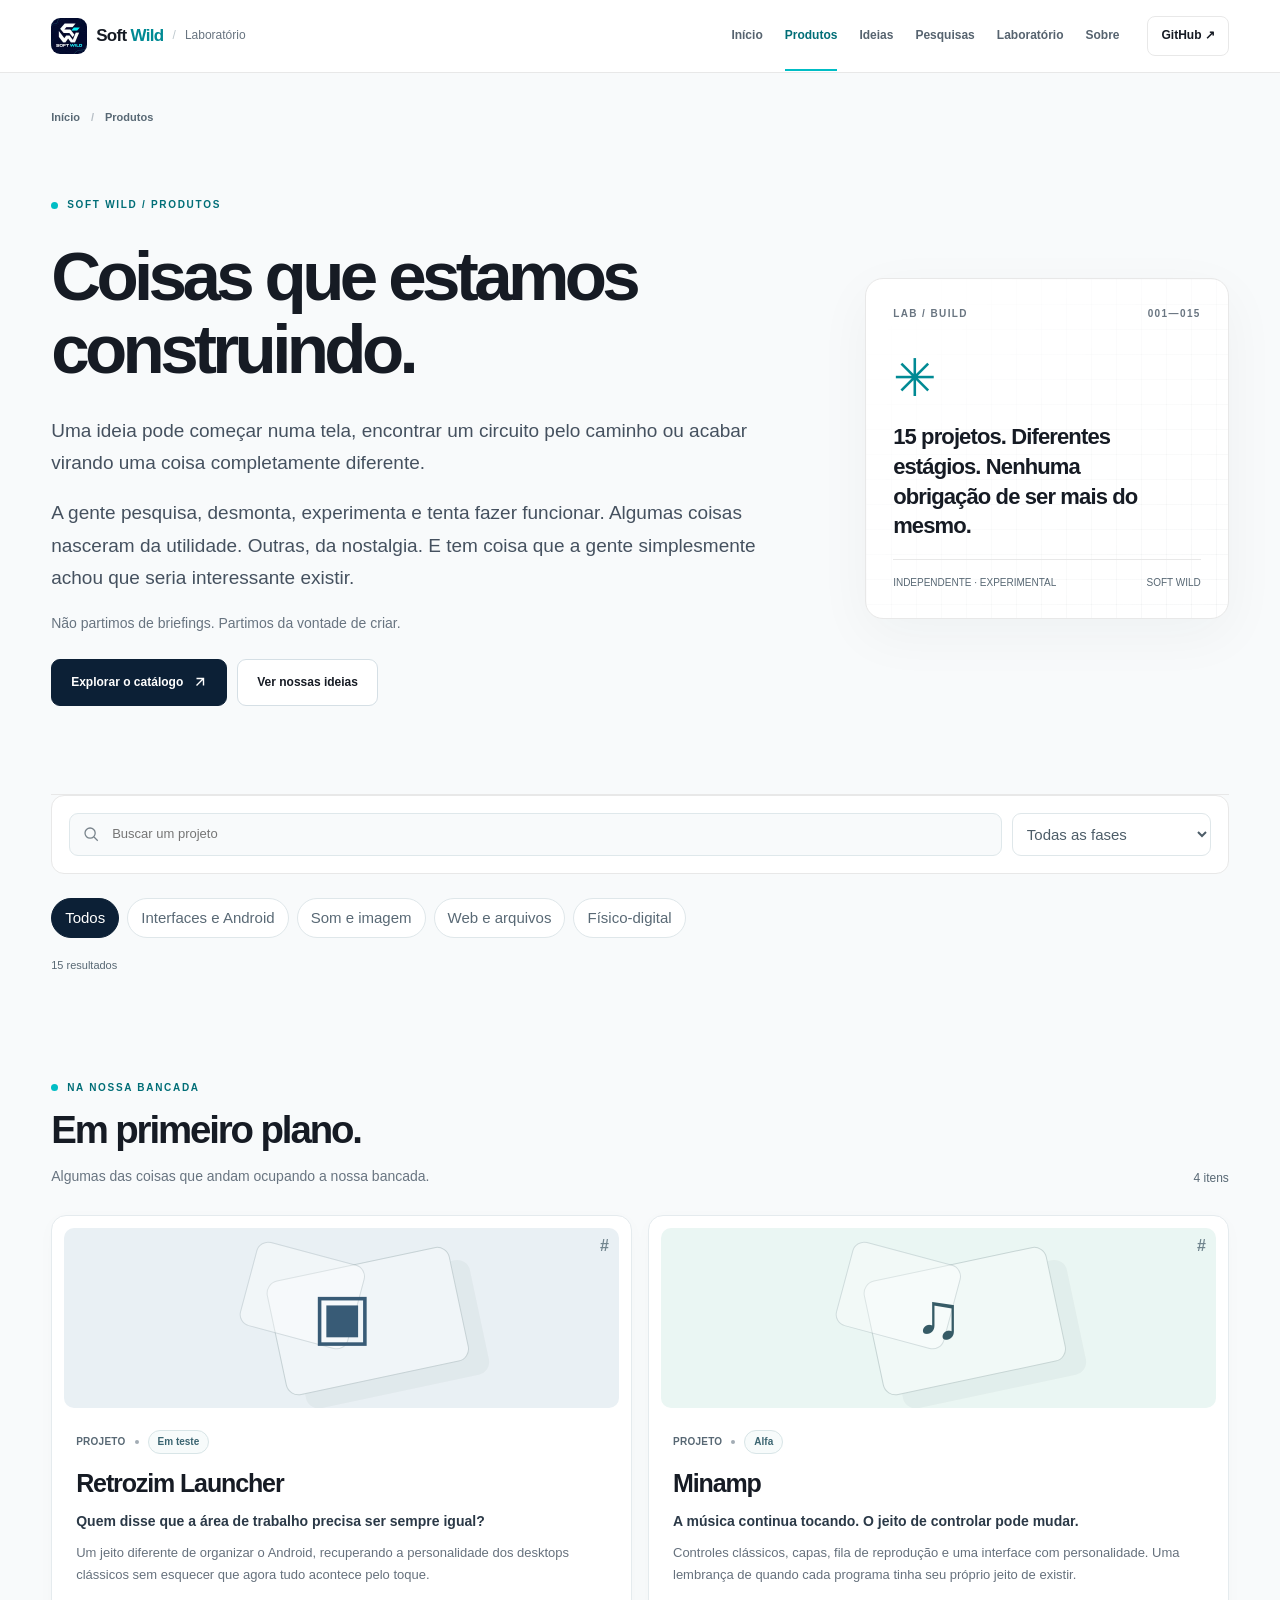
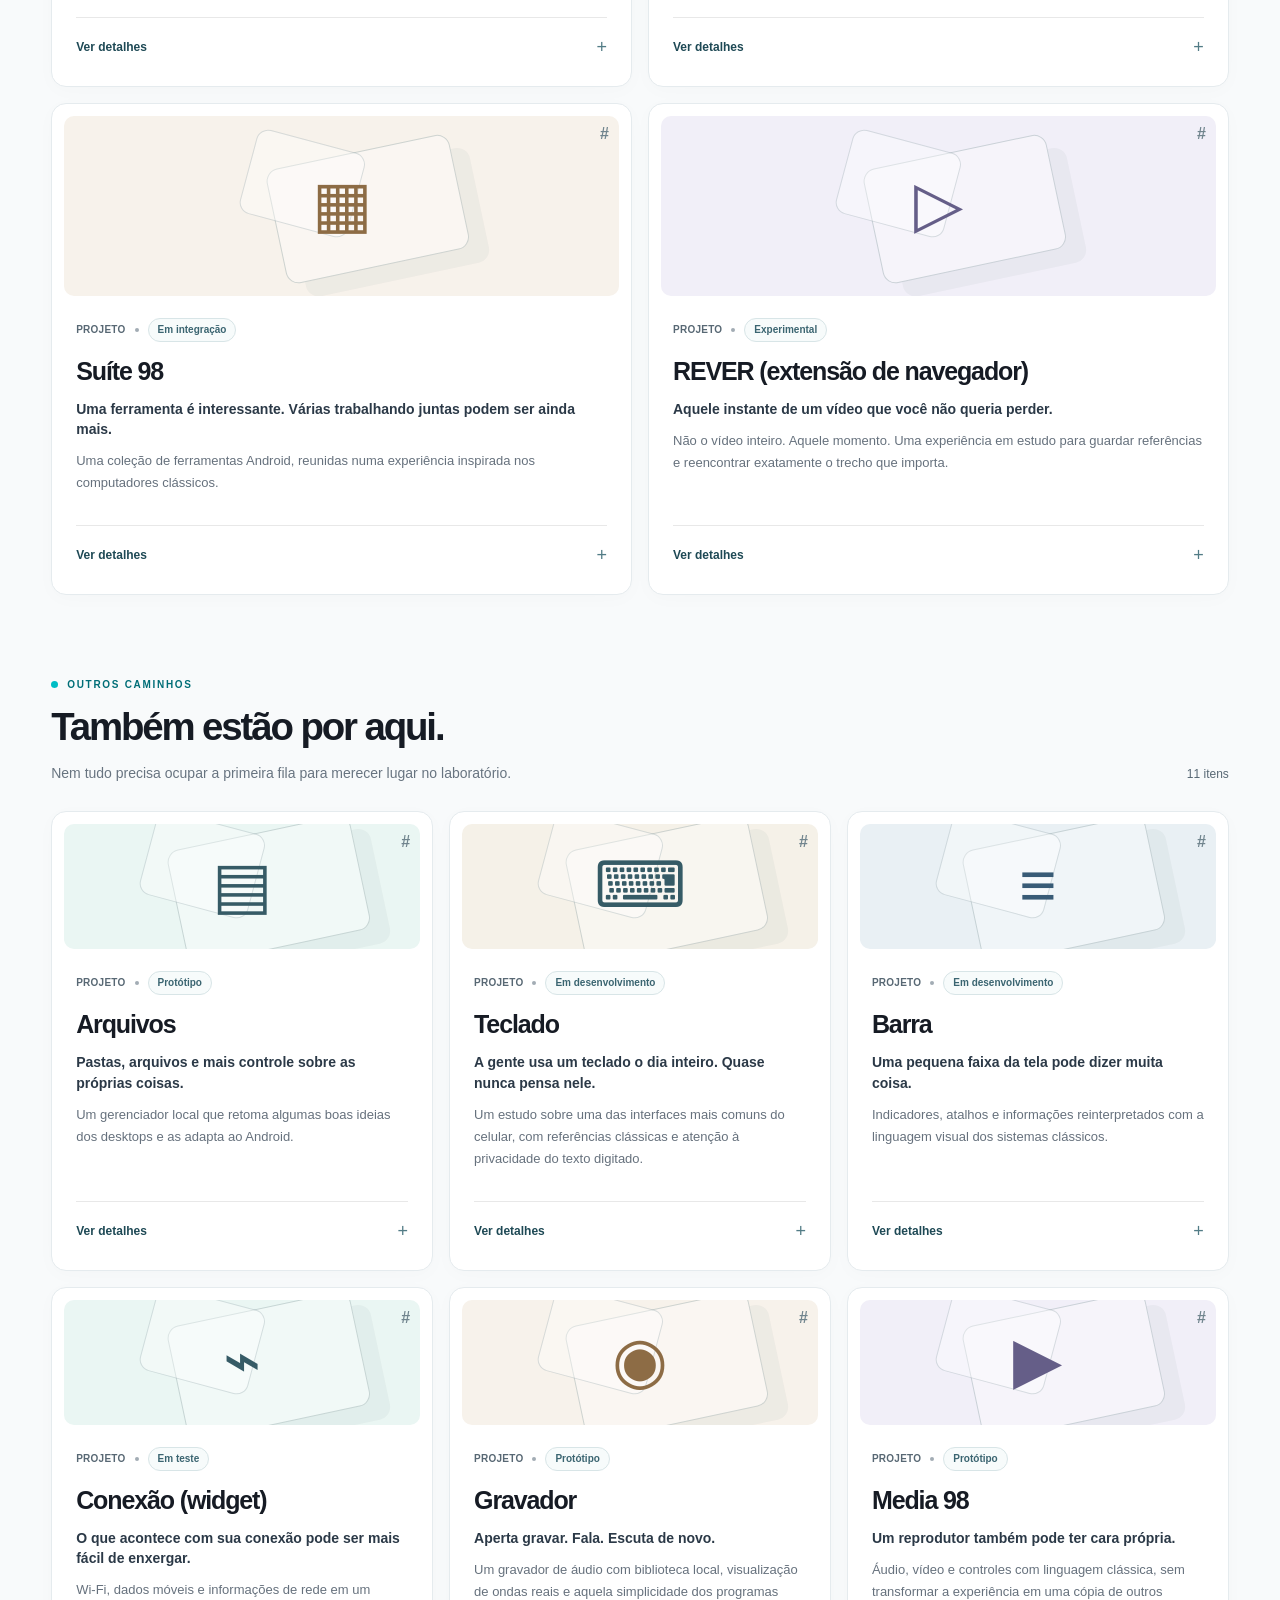
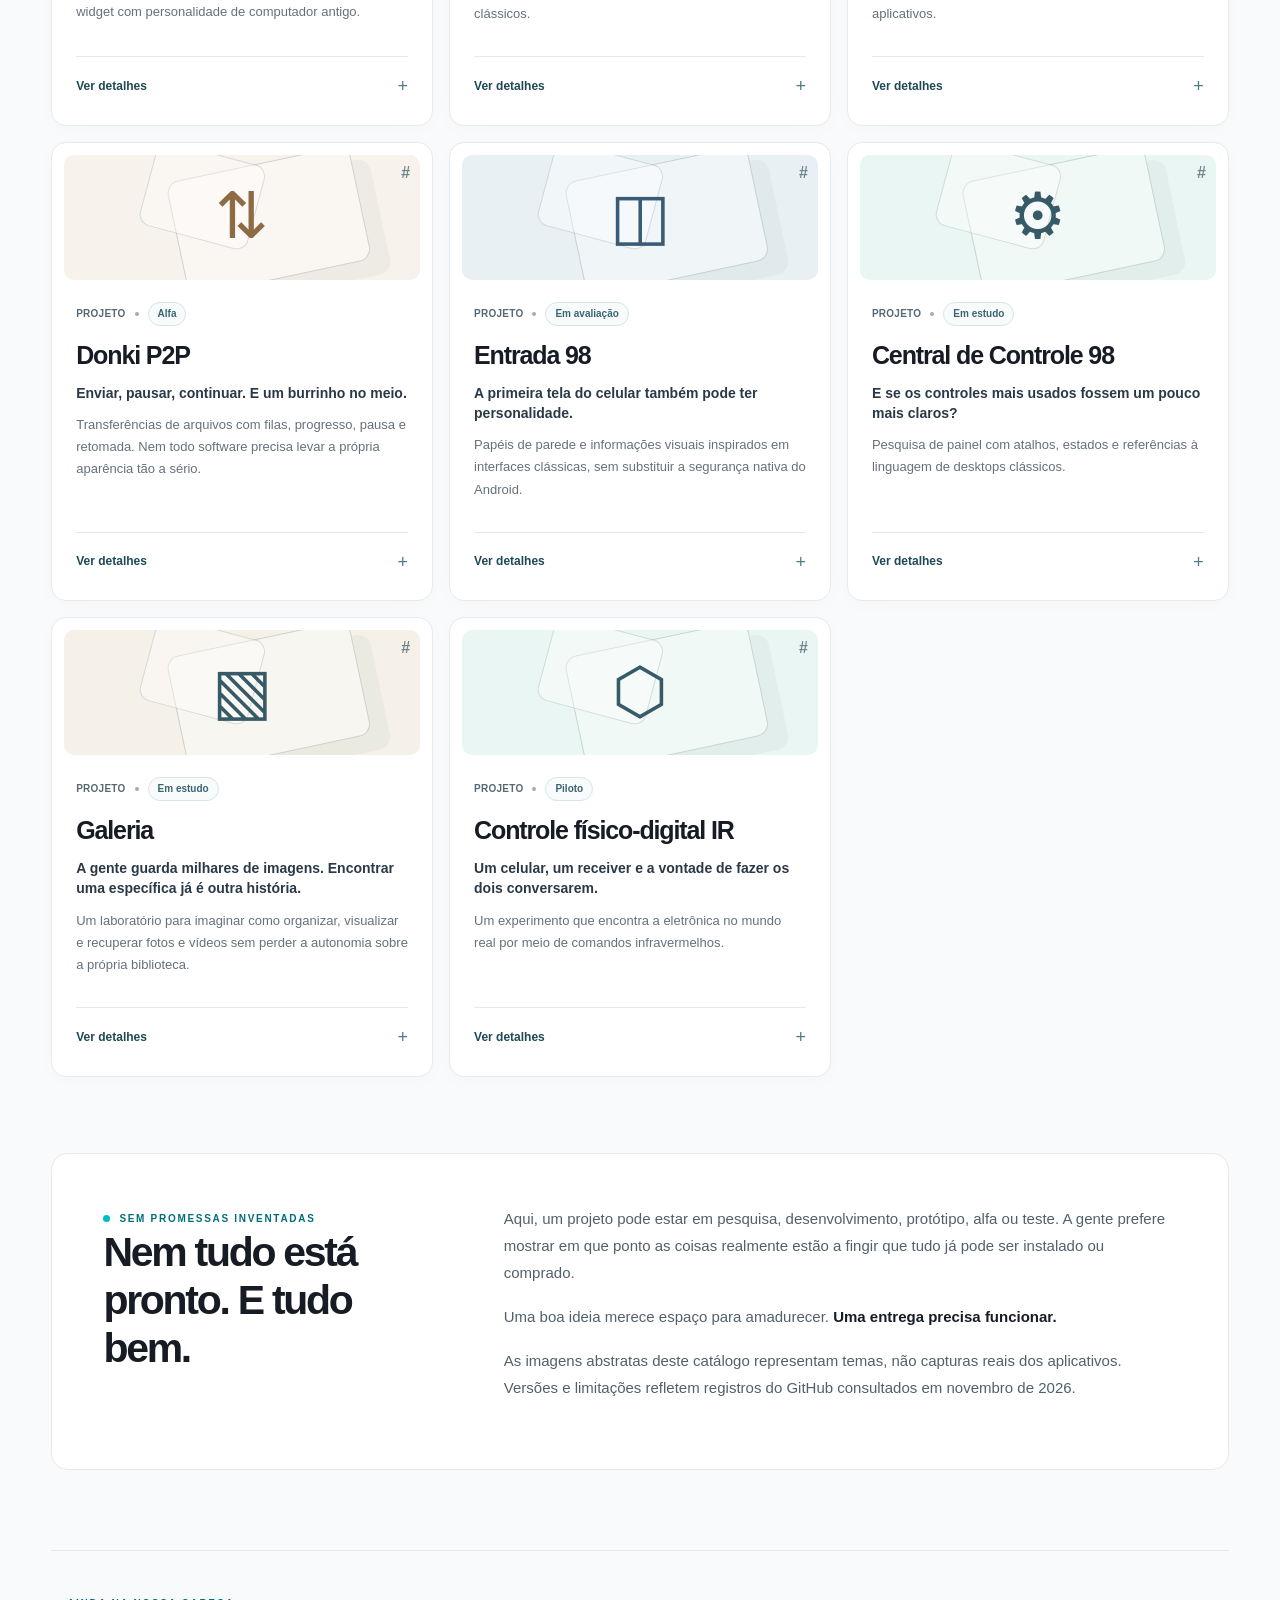
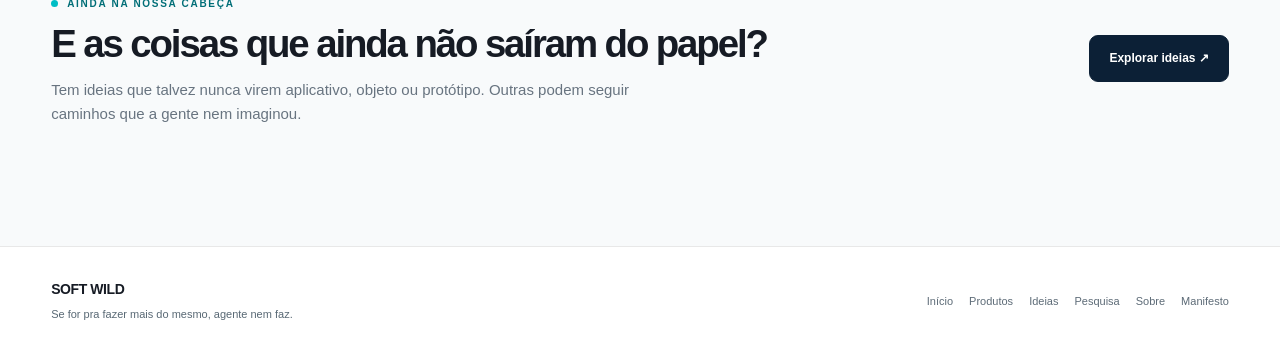
<file: docs/produtos/index.html>
<!doctype html>
<html lang="pt-BR"><head>
<meta charset="utf-8"><meta name="viewport" content="width=device-width, initial-scale=1"><meta name="theme-color" content="#f8fafb">
<title>Produtos e protótipos — Soft Wild</title><meta name="description" content="Conheça os projetos da Soft Wild: aplicativos, ferramentas Android, extensões e experimentos em diferentes fases de desenvolvimento.">
<link rel="canonical" href="https://softwildbr.github.io/softwildbr/produtos/">
<meta property="og:type" content="website"><meta property="og:title" content="Produtos e protótipos — Soft Wild"><meta property="og:description" content="Conheça os projetos da Soft Wild: aplicativos, ferramentas Android, extensões e experimentos em diferentes fases de desenvolvimento.">
<link rel="icon" href="../assets/softwild-logo.webp" type="image/webp"><link rel="stylesheet" href="../portal.css?v=2"><script defer src="../portal.js?v=1"></script>
</head><body class="sw-page"><a class="sw-skip" href="#conteudo">Pular para o conteúdo</a>
<header class="sw-topbar"><div class="sw-topbar-inner"><a class="sw-brand" href="../"><img src="../assets/softwild-logo.webp" alt="" width="36" height="36"><span class="sw-brand-text">Soft <strong>Wild</strong></span><span class="sw-brand-mark">Laboratório</span></a><button class="sw-menu" type="button" aria-expanded="false" aria-controls="sw-navigation" data-sw-menu aria-label="Abrir menu"><span></span><span></span><span></span></button><nav class="sw-nav" id="sw-navigation" aria-label="Navegação principal" data-sw-nav><a href="../">Início</a><a href="../produtos/" aria-current="page">Produtos</a><a href="../ideias/">Ideias</a><a href="../pesquisas/">Pesquisas</a><a href="../laboratorio/">Laboratório</a><a href="../sobre/">Sobre</a></nav><a class="sw-github" href="https://github.com/softwildbr" target="_blank" rel="noopener noreferrer">GitHub ↗</a></div></header>
<main class="sw-main sw-container" id="conteudo"><nav class="sw-breadcrumb" aria-label="Localização"><a href="../">Início</a><span class="sep" aria-hidden="true">/</span><span>Produtos</span></nav>
<section class="sw-hero" aria-labelledby="sw-title"><div><span class="sw-eyebrow">SOFT WILD / PRODUTOS</span><h1 id="sw-title">Coisas que estamos construindo.</h1><p class="sw-lead">Uma ideia pode começar numa tela, encontrar um circuito pelo caminho ou acabar virando uma coisa completamente diferente.</p><p class="sw-lead">A gente pesquisa, desmonta, experimenta e tenta fazer funcionar. Algumas coisas nasceram da utilidade. Outras, da nostalgia. E tem coisa que a gente simplesmente achou que seria interessante existir.</p><p class="sw-second-lead">Não partimos de briefings. Partimos da vontade de criar.</p><div class="sw-actions"><a class="sw-button" href="#catalogo">Explorar o catálogo <svg aria-hidden="true" width="14" height="14" viewBox="0 0 16 16" fill="none" stroke="currentColor" stroke-width="1.6"><path d="M4 12 12 4M4 4h8v8"/></svg></a><a class="sw-button secondary" href="../ideias/">Ver nossas ideias</a></div></div><div class="sw-hero-aside" role="group" aria-label="Sobre o catálogo"><div class="sw-aside-top"><span>LAB / BUILD</span><span>001—015</span></div><div><span class="sw-aside-symbol" aria-hidden="true">✳</span><p class="sw-aside-main">15 projetos. Diferentes estágios. Nenhuma obrigação de ser mais do mesmo.</p></div><div class="sw-aside-foot"><span>INDEPENDENTE · EXPERIMENTAL</span><span>SOFT WILD</span></div></div></section>
<div id="catalogo" data-sw-catalog><div class="sw-controls sw-js-only" role="group" aria-label="Ferramentas do catálogo"><label class="sw-search"><svg aria-hidden="true" width="18" height="18" viewBox="0 0 24 24" fill="none" stroke="currentColor" stroke-width="1.7"><circle cx="10.8" cy="10.8" r="6.8"/><path d="M16 16l5 5"/></svg><span class="sr-only">Buscar um projeto</span><input type="search" data-sw-search autocomplete="off" placeholder="Buscar um projeto"></label><select class="sw-select" data-sw-stage aria-label="Filtrar por fase de desenvolvimento"><option value="todos">Todas as fases</option><option value="pesquisa">Estudo e pesquisa</option><option value="desenvolvimento">Em desenvolvimento</option><option value="teste">Protótipos, alfa e testes</option></select></div><div class="sw-chips sw-js-only" role="group" aria-label="Filtrar por assunto"><button class="sw-chip" type="button" data-sw-filter="todos" aria-pressed="true">Todos</button><button class="sw-chip" type="button" data-sw-filter="interface" aria-pressed="false">Interfaces e Android</button><button class="sw-chip" type="button" data-sw-filter="midia" aria-pressed="false">Som e imagem</button><button class="sw-chip" type="button" data-sw-filter="web" aria-pressed="false">Web e arquivos</button><button class="sw-chip" type="button" data-sw-filter="fisico" aria-pressed="false">Físico-digital</button></div><p class="sw-results sw-js-only" aria-live="polite" aria-atomic="true" data-sw-results></p><section class="sw-section" data-sw-section aria-labelledby="produtos-featured-title"><div class="sw-section-heading"><div><span class="sw-eyebrow">NA NOSSA BANCADA</span><h2 id="produtos-featured-title">Em primeiro plano.</h2><p class="sw-section-sub">Algumas das coisas que andam ocupando a nossa bancada.</p></div><span class="sw-count">4 itens</span></div><div class="sw-feature-grid"><article class="sw-card is-featured" id="retrozim-launcher" data-category="interface" data-phase="teste" aria-labelledby="retrozim-launcher-title"><a class="sw-anchor" href="#retrozim-launcher" aria-label="Link direto para Retrozim Launcher">#</a><div class="sw-card-art" data-tone="navy" aria-hidden="true"><span class="sw-card-glyph">▣</span></div><div class="sw-card-content"><div class="sw-meta"><span>PROJETO</span><span class="sw-dot"></span><span class="sw-stage">Em teste</span></div><h3 id="retrozim-launcher-title">Retrozim Launcher</h3><p class="sw-question">Quem disse que a área de trabalho precisa ser sempre igual?</p><p class="sw-description">Um jeito diferente de organizar o Android, recuperando a personalidade dos desktops clássicos sem esquecer que agora tudo acontece pelo toque.</p><div class="sw-card-tail"><details class="sw-details"><summary aria-label="Ver detalhes — Retrozim Launcher">Ver detalhes</summary><div class="sw-detail-body"><h4>O que estamos investigando / construindo</h4><p>Launcher Android nativo e offline com pastas, widgets, menu Iniciar e organização da área de trabalho. A candidata 0.6.3 ainda requer validações de compatibilidade, acessibilidade e distribuição.</p><h4>Situação documentada</h4><p class="sw-proof">Candidata de teste 0.6.3; sem lançamento na Play Store</p></div></details></div></div></article>
<article class="sw-card is-featured" id="minamp" data-category="midia" data-phase="teste" aria-labelledby="minamp-title"><a class="sw-anchor" href="#minamp" aria-label="Link direto para Minamp">#</a><div class="sw-card-art" data-tone="mint" aria-hidden="true"><span class="sw-card-glyph">♫</span></div><div class="sw-card-content"><div class="sw-meta"><span>PROJETO</span><span class="sw-dot"></span><span class="sw-stage">Alfa</span></div><h3 id="minamp-title">Minamp</h3><p class="sw-question">A música continua tocando. O jeito de controlar pode mudar.</p><p class="sw-description">Controles clássicos, capas, fila de reprodução e uma interface com personalidade. Uma lembrança de quando cada programa tinha seu próprio jeito de existir.</p><div class="sw-card-tail"><details class="sw-details"><summary aria-label="Ver detalhes — Minamp">Ver detalhes</summary><div class="sw-detail-body"><h4>O que estamos investigando / construindo</h4><p>Aplicativo e widget de controle de mídia para Android. Utiliza sessões disponibilizadas por players compatíveis; não é um serviço de streaming. A versão 0.4.3-alpha.1 é experimental.</p><h4>Situação documentada</h4><p class="sw-proof">Alfa 0.4.3-alpha.1; não publicado na loja</p></div></details></div></div></article>
<article class="sw-card is-featured" id="suite-98" data-category="interface" data-phase="desenvolvimento" aria-labelledby="suite-98-title"><a class="sw-anchor" href="#suite-98" aria-label="Link direto para Suíte 98">#</a><div class="sw-card-art" data-tone="warm" aria-hidden="true"><span class="sw-card-glyph">▦</span></div><div class="sw-card-content"><div class="sw-meta"><span>PROJETO</span><span class="sw-dot"></span><span class="sw-stage">Em integração</span></div><h3 id="suite-98-title">Suíte 98</h3><p class="sw-question">Uma ferramenta é interessante. Várias trabalhando juntas podem ser ainda mais.</p><p class="sw-description">Uma coleção de ferramentas Android, reunidas numa experiência inspirada nos computadores clássicos.</p><div class="sw-card-tail"><details class="sw-details"><summary aria-label="Ver detalhes — Suíte 98">Ver detalhes</summary><div class="sw-detail-body"><h4>O que estamos investigando / construindo</h4><p>O projeto investiga a integração de oito aplicativos em um pacote com assistente de configuração. Os módulos têm desenvolvimento próprio e a integração ainda não é uma versão comercial aprovada.</p><h4>Situação documentada</h4><p class="sw-proof">Integração em desenvolvimento; handoff pendente, não release</p></div></details></div></div></article>
<article class="sw-card is-featured" id="rever" data-category="web" data-phase="desenvolvimento" aria-labelledby="rever-title"><a class="sw-anchor" href="#rever" aria-label="Link direto para REVER (extensão de navegador)">#</a><div class="sw-card-art" data-tone="lilac" aria-hidden="true"><span class="sw-card-glyph">▷</span></div><div class="sw-card-content"><div class="sw-meta"><span>PROJETO</span><span class="sw-dot"></span><span class="sw-stage">Experimental</span></div><h3 id="rever-title">REVER (extensão de navegador)</h3><p class="sw-question">Aquele instante de um vídeo que você não queria perder.</p><p class="sw-description">Não o vídeo inteiro. Aquele momento. Uma experiência em estudo para guardar referências e reencontrar exatamente o trecho que importa.</p><div class="sw-card-tail"><details class="sw-details"><summary aria-label="Ver detalhes — REVER (extensão de navegador)">Ver detalhes</summary><div class="sw-detail-body"><h4>O que estamos investigando / construindo</h4><p>Extensão experimental para YouTube Web. Existe uma beta histórica 0.4; a nova função Guardar momento está especificada para desenvolvimento posterior, não disponível ao público. A documentação também registra discussão de nome comercial; o catálogo conserva REVER até reconciliação.</p><h4>Situação documentada</h4><p class="sw-proof">Beta histórica 0.4; função Guardar Momento planejada para próxima iteração</p></div></details></div></div></article></div></section><section class="sw-section" data-sw-section aria-labelledby="produtos-other-title"><div class="sw-section-heading"><div><span class="sw-eyebrow">OUTROS CAMINHOS</span><h2 id="produtos-other-title">Também estão por aqui.</h2><p class="sw-section-sub">Nem tudo precisa ocupar a primeira fila para merecer lugar no laboratório.</p></div><span class="sw-count">11 itens</span></div><div class="sw-grid"><article class="sw-card" id="arquivos" data-category="interface" data-phase="teste" aria-labelledby="arquivos-title"><a class="sw-anchor" href="#arquivos" aria-label="Link direto para Arquivos">#</a><div class="sw-card-art" data-tone="mint" aria-hidden="true"><span class="sw-card-glyph">▤</span></div><div class="sw-card-content"><div class="sw-meta"><span>PROJETO</span><span class="sw-dot"></span><span class="sw-stage">Protótipo</span></div><h3 id="arquivos-title">Arquivos</h3><p class="sw-question">Pastas, arquivos e mais controle sobre as próprias coisas.</p><p class="sw-description">Um gerenciador local que retoma algumas boas ideias dos desktops e as adapta ao Android.</p><div class="sw-card-tail"><details class="sw-details"><summary aria-label="Ver detalhes — Arquivos">Ver detalhes</summary><div class="sw-detail-body"><h4>O que estamos investigando / construindo</h4><p>Protótipo 0.1.0 com navegação, organização, busca na pasta atual e operações autorizadas pelo Android. Há limitações em operações avançadas e nenhuma versão publicada na loja.</p><h4>Situação documentada</h4><p class="sw-proof">Protótipo 0.1.0 de avaliação; não publicado na loja</p></div></details></div></div></article>
<article class="sw-card" id="teclado" data-category="interface" data-phase="desenvolvimento" aria-labelledby="teclado-title"><a class="sw-anchor" href="#teclado" aria-label="Link direto para Teclado">#</a><div class="sw-card-art" data-tone="sand" aria-hidden="true"><span class="sw-card-glyph">⌨</span></div><div class="sw-card-content"><div class="sw-meta"><span>PROJETO</span><span class="sw-dot"></span><span class="sw-stage">Em desenvolvimento</span></div><h3 id="teclado-title">Teclado</h3><p class="sw-question">A gente usa um teclado o dia inteiro. Quase nunca pensa nele.</p><p class="sw-description">Um estudo sobre uma das interfaces mais comuns do celular, com referências clássicas e atenção à privacidade do texto digitado.</p><div class="sw-card-tail"><details class="sw-details"><summary aria-label="Ver detalhes — Teclado">Ver detalhes</summary><div class="sw-detail-body"><h4>O que estamos investigando / construindo</h4><p>Teclado Android em desenvolvimento. Versões e branches precisam de reconciliação antes da definição de uma candidata estável. Não está pronto para uso diário.</p><h4>Situação documentada</h4><p class="sw-proof">Em desenvolvimento; não pronto para uso diário</p></div></details></div></div></article>
<article class="sw-card" id="barra" data-category="interface" data-phase="desenvolvimento" aria-labelledby="barra-title"><a class="sw-anchor" href="#barra" aria-label="Link direto para Barra">#</a><div class="sw-card-art" data-tone="navy" aria-hidden="true"><span class="sw-card-glyph">≡</span></div><div class="sw-card-content"><div class="sw-meta"><span>PROJETO</span><span class="sw-dot"></span><span class="sw-stage">Em desenvolvimento</span></div><h3 id="barra-title">Barra</h3><p class="sw-question">Uma pequena faixa da tela pode dizer muita coisa.</p><p class="sw-description">Indicadores, atalhos e informações reinterpretados com a linguagem visual dos sistemas clássicos.</p><div class="sw-card-tail"><details class="sw-details"><summary aria-label="Ver detalhes — Barra">Ver detalhes</summary><div class="sw-detail-body"><h4>O que estamos investigando / construindo</h4><p>Prova de conceito para Android sem root. Respeita os limites de sobreposição e acesso do sistema. Não existe versão aprovada para distribuição.</p><h4>Situação documentada</h4><p class="sw-proof">Implementação exploratória; não pronta para distribuição</p></div></details></div></div></article>
<article class="sw-card" id="conexao" data-category="interface" data-phase="teste" aria-labelledby="conexao-title"><a class="sw-anchor" href="#conexao" aria-label="Link direto para Conexão (widget)">#</a><div class="sw-card-art" data-tone="mint" aria-hidden="true"><span class="sw-card-glyph">⌁</span></div><div class="sw-card-content"><div class="sw-meta"><span>PROJETO</span><span class="sw-dot"></span><span class="sw-stage">Em teste</span></div><h3 id="conexao-title">Conexão (widget)</h3><p class="sw-question">O que acontece com sua conexão pode ser mais fácil de enxergar.</p><p class="sw-description">Wi-Fi, dados móveis e informações de rede em um widget com personalidade de computador antigo.</p><div class="sw-card-tail"><details class="sw-details"><summary aria-label="Ver detalhes — Conexão (widget)">Ver detalhes</summary><div class="sw-detail-body"><h4>O que estamos investigando / construindo</h4><p>A versão de testes 0.3.0 apresenta informações fornecidas pelo Android conforme permissões e disponibilidade. Testes prolongados e aprovação visual ainda estão pendentes; não mede velocidade real da internet.</p><h4>Situação documentada</h4><p class="sw-proof">Versão de testes 0.3.0</p></div></details></div></div></article>
<article class="sw-card" id="gravador" data-category="midia" data-phase="teste" aria-labelledby="gravador-title"><a class="sw-anchor" href="#gravador" aria-label="Link direto para Gravador">#</a><div class="sw-card-art" data-tone="warm" aria-hidden="true"><span class="sw-card-glyph">◉</span></div><div class="sw-card-content"><div class="sw-meta"><span>PROJETO</span><span class="sw-dot"></span><span class="sw-stage">Protótipo</span></div><h3 id="gravador-title">Gravador</h3><p class="sw-question">Aperta gravar. Fala. Escuta de novo.</p><p class="sw-description">Um gravador de áudio com biblioteca local, visualização de ondas reais e aquela simplicidade dos programas clássicos.</p><div class="sw-card-tail"><details class="sw-details"><summary aria-label="Ver detalhes — Gravador">Ver detalhes</summary><div class="sw-detail-body"><h4>O que estamos investigando / construindo</h4><p>Existe APK de desenvolvimento 0.2.0. A implementação de captura e ondas está documentada; as etapas finais de teste e a distribuição permanecem pendentes.</p><h4>Situação documentada</h4><p class="sw-proof">APK de desenvolvimento 0.2.0; testes em fila</p></div></details></div></div></article>
<article class="sw-card" id="media-98" data-category="midia" data-phase="teste" aria-labelledby="media-98-title"><a class="sw-anchor" href="#media-98" aria-label="Link direto para Media 98">#</a><div class="sw-card-art" data-tone="lilac" aria-hidden="true"><span class="sw-card-glyph">▶</span></div><div class="sw-card-content"><div class="sw-meta"><span>PROJETO</span><span class="sw-dot"></span><span class="sw-stage">Protótipo</span></div><h3 id="media-98-title">Media 98</h3><p class="sw-question">Um reprodutor também pode ter cara própria.</p><p class="sw-description">Áudio, vídeo e controles com linguagem clássica, sem transformar a experiência em uma cópia de outros aplicativos.</p><div class="sw-card-tail"><details class="sw-details"><summary aria-label="Ver detalhes — Media 98">Ver detalhes</summary><div class="sw-detail-body"><h4>O que estamos investigando / construindo</h4><p>Projeto Android com código e builds de avaliação; a revisão R05 / 0.2.0 documenta ajustes de interface e visualização. Ainda não é um lançamento comercial homologado.</p><h4>Situação documentada</h4><p class="sw-proof">Revisão R05 / 0.2.0 com documentação de builds</p></div></details></div></div></article>
<article class="sw-card" id="donki-p2p" data-category="interface web" data-phase="teste" aria-labelledby="donki-p2p-title"><a class="sw-anchor" href="#donki-p2p" aria-label="Link direto para Donki P2P">#</a><div class="sw-card-art" data-tone="warm" aria-hidden="true"><span class="sw-card-glyph">⇅</span></div><div class="sw-card-content"><div class="sw-meta"><span>PROJETO</span><span class="sw-dot"></span><span class="sw-stage">Alfa</span></div><h3 id="donki-p2p-title">Donki P2P</h3><p class="sw-question">Enviar, pausar, continuar. E um burrinho no meio.</p><p class="sw-description">Transferências de arquivos com filas, progresso, pausa e retomada. Nem todo software precisa levar a própria aparência tão a sério.</p><div class="sw-card-tail"><details class="sw-details"><summary aria-label="Ver detalhes — Donki P2P">Ver detalhes</summary><div class="sw-detail-body"><h4>O que estamos investigando / construindo</h4><p>Cliente Android BitTorrent destinado a arquivos próprios, conteúdo autorizado e software livre. Há APK alfa e motor de transferência; a busca interna não está ativa e a publicação na Play Store não foi aprovada.</p><h4>Situação documentada</h4><p class="sw-proof">APK alfa de teste; telas em revisão</p></div></details></div></div></article>
<article class="sw-card" id="entrada-98" data-category="interface" data-phase="teste" aria-labelledby="entrada-98-title"><a class="sw-anchor" href="#entrada-98" aria-label="Link direto para Entrada 98">#</a><div class="sw-card-art" data-tone="navy" aria-hidden="true"><span class="sw-card-glyph">◫</span></div><div class="sw-card-content"><div class="sw-meta"><span>PROJETO</span><span class="sw-dot"></span><span class="sw-stage">Em avaliação</span></div><h3 id="entrada-98-title">Entrada 98</h3><p class="sw-question">A primeira tela do celular também pode ter personalidade.</p><p class="sw-description">Papéis de parede e informações visuais inspirados em interfaces clássicas, sem substituir a segurança nativa do Android.</p><div class="sw-card-tail"><details class="sw-details"><summary aria-label="Ver detalhes — Entrada 98">Ver detalhes</summary><div class="sw-detail-body"><h4>O que estamos investigando / construindo</h4><p>Há APK de avaliação 0.1.0 com fundos e prévias. A aplicação depende dos recursos suportados por cada aparelho; autenticação e bloqueio permanecem nativos.</p><h4>Situação documentada</h4><p class="sw-proof">Documentação de implementação e testes; revisar aprovação da versão</p></div></details></div></div></article>
<article class="sw-card" id="central-controle-98" data-category="interface" data-phase="pesquisa" aria-labelledby="central-controle-98-title"><a class="sw-anchor" href="#central-controle-98" aria-label="Link direto para Central de Controle 98">#</a><div class="sw-card-art" data-tone="mint" aria-hidden="true"><span class="sw-card-glyph">⚙</span></div><div class="sw-card-content"><div class="sw-meta"><span>PROJETO</span><span class="sw-dot"></span><span class="sw-stage">Em estudo</span></div><h3 id="central-controle-98-title">Central de Controle 98</h3><p class="sw-question">E se os controles mais usados fossem um pouco mais claros?</p><p class="sw-description">Pesquisa de painel com atalhos, estados e referências à linguagem de desktops clássicos.</p><div class="sw-card-tail"><details class="sw-details"><summary aria-label="Ver detalhes — Central de Controle 98">Ver detalhes</summary><div class="sw-detail-body"><h4>O que estamos investigando / construindo</h4><p>O projeto reúne estudos, requisitos e propostas de interface. Não há código de aplicativo ou APK implementado.</p><h4>Situação documentada</h4><p class="sw-proof">Pesquisa e telas; sem APK</p></div></details></div></div></article>
<article class="sw-card" id="galeria" data-category="midia" data-phase="pesquisa" aria-labelledby="galeria-title"><a class="sw-anchor" href="#galeria" aria-label="Link direto para Galeria">#</a><div class="sw-card-art" data-tone="sand" aria-hidden="true"><span class="sw-card-glyph">▧</span></div><div class="sw-card-content"><div class="sw-meta"><span>PROJETO</span><span class="sw-dot"></span><span class="sw-stage">Em estudo</span></div><h3 id="galeria-title">Galeria</h3><p class="sw-question">A gente guarda milhares de imagens. Encontrar uma específica já é outra história.</p><p class="sw-description">Um laboratório para imaginar como organizar, visualizar e recuperar fotos e vídeos sem perder a autonomia sobre a própria biblioteca.</p><div class="sw-card-tail"><details class="sw-details"><summary aria-label="Ver detalhes — Galeria">Ver detalhes</summary><div class="sw-detail-body"><h4>O que estamos investigando / construindo</h4><p>Planejamento de produto, arquitetura, experiência e critérios de teste. Não existe aplicativo Android compilado neste projeto.</p><h4>Situação documentada</h4><p class="sw-proof">Pesquisa e documentação; nenhum app compilado</p></div></details></div></div></article>
<article class="sw-card" id="controle-ir" data-category="fisico interface" data-phase="teste" aria-labelledby="controle-ir-title"><a class="sw-anchor" href="#controle-ir" aria-label="Link direto para Controle físico-digital IR">#</a><div class="sw-card-art" data-tone="mint" aria-hidden="true"><span class="sw-card-glyph">⬡</span></div><div class="sw-card-content"><div class="sw-meta"><span>PROJETO</span><span class="sw-dot"></span><span class="sw-stage">Piloto</span></div><h3 id="controle-ir-title">Controle físico-digital IR</h3><p class="sw-question">Um celular, um receiver e a vontade de fazer os dois conversarem.</p><p class="sw-description">Um experimento que encontra a eletrônica no mundo real por meio de comandos infravermelhos.</p><div class="sw-card-tail"><details class="sw-details"><summary aria-label="Ver detalhes — Controle físico-digital IR">Ver detalhes</summary><div class="sw-detail-body"><h4>O que estamos investigando / construindo</h4><p>Existe código piloto 0.3-preview para um receiver Sony específico. Compatibilidade e comandos dependem do equipamento; a proposta visual mais recente não corresponde integralmente ao APK.</p><h4>Situação documentada</h4><p class="sw-proof">Piloto 0.3-preview, com proposta visual v12 separada do APK</p></div></details></div></div></article></div></section></div>
<div class="sw-empty sw-js-only" data-sw-empty hidden><strong>Nada apareceu com esses filtros.</strong><p>Tente outro nome ou outra categoria.</p><button class="sw-clear" type="button" data-sw-clear>Limpar filtros</button></div>
<noscript><p class="sw-results">O catálogo e os detalhes estão disponíveis. Ative JavaScript para usar a busca e os filtros.</p></noscript>
<section class="sw-section" aria-labelledby="estados-title"><div class="sw-story"><div><span class="sw-eyebrow">SEM PROMESSAS INVENTADAS</span><h2 id="estados-title">Nem tudo está pronto. E tudo bem.</h2></div><div><p>Aqui, um projeto pode estar em pesquisa, desenvolvimento, protótipo, alfa ou teste. A gente prefere mostrar em que ponto as coisas realmente estão a fingir que tudo já pode ser instalado ou comprado.</p><p>Uma boa ideia merece espaço para amadurecer. <strong>Uma entrega precisa funcionar.</strong></p><p>As imagens abstratas deste catálogo representam temas, não capturas reais dos aplicativos. Versões e limitações refletem registros do GitHub consultados em novembro de 2026.</p></div></div></section>
<section class="sw-end" aria-labelledby="produtos-end-title"><div><span class="sw-eyebrow">AINDA NA NOSSA CABEÇA</span><h2 id="produtos-end-title">E as coisas que ainda não saíram do papel?</h2><p>Tem ideias que talvez nunca virem aplicativo, objeto ou protótipo. Outras podem seguir caminhos que a gente nem imaginou.</p></div><a href="../ideias/" class="sw-button">Explorar ideias ↗</a></section>
</main><footer class="sw-footer"><div class="sw-container sw-footer-inner"><div><div class="sw-footer-brand">SOFT WILD</div><small>Se for pra fazer mais do mesmo, agente nem faz.</small></div><nav aria-label="Rodapé"><a href="../">Início</a><a href="../produtos/">Produtos</a><a href="../ideias/">Ideias</a><a href="../pesquisas/">Pesquisa</a><a href="../sobre/">Sobre</a><a href="../#manifesto">Manifesto</a></nav></div></footer></body></html>
</file>
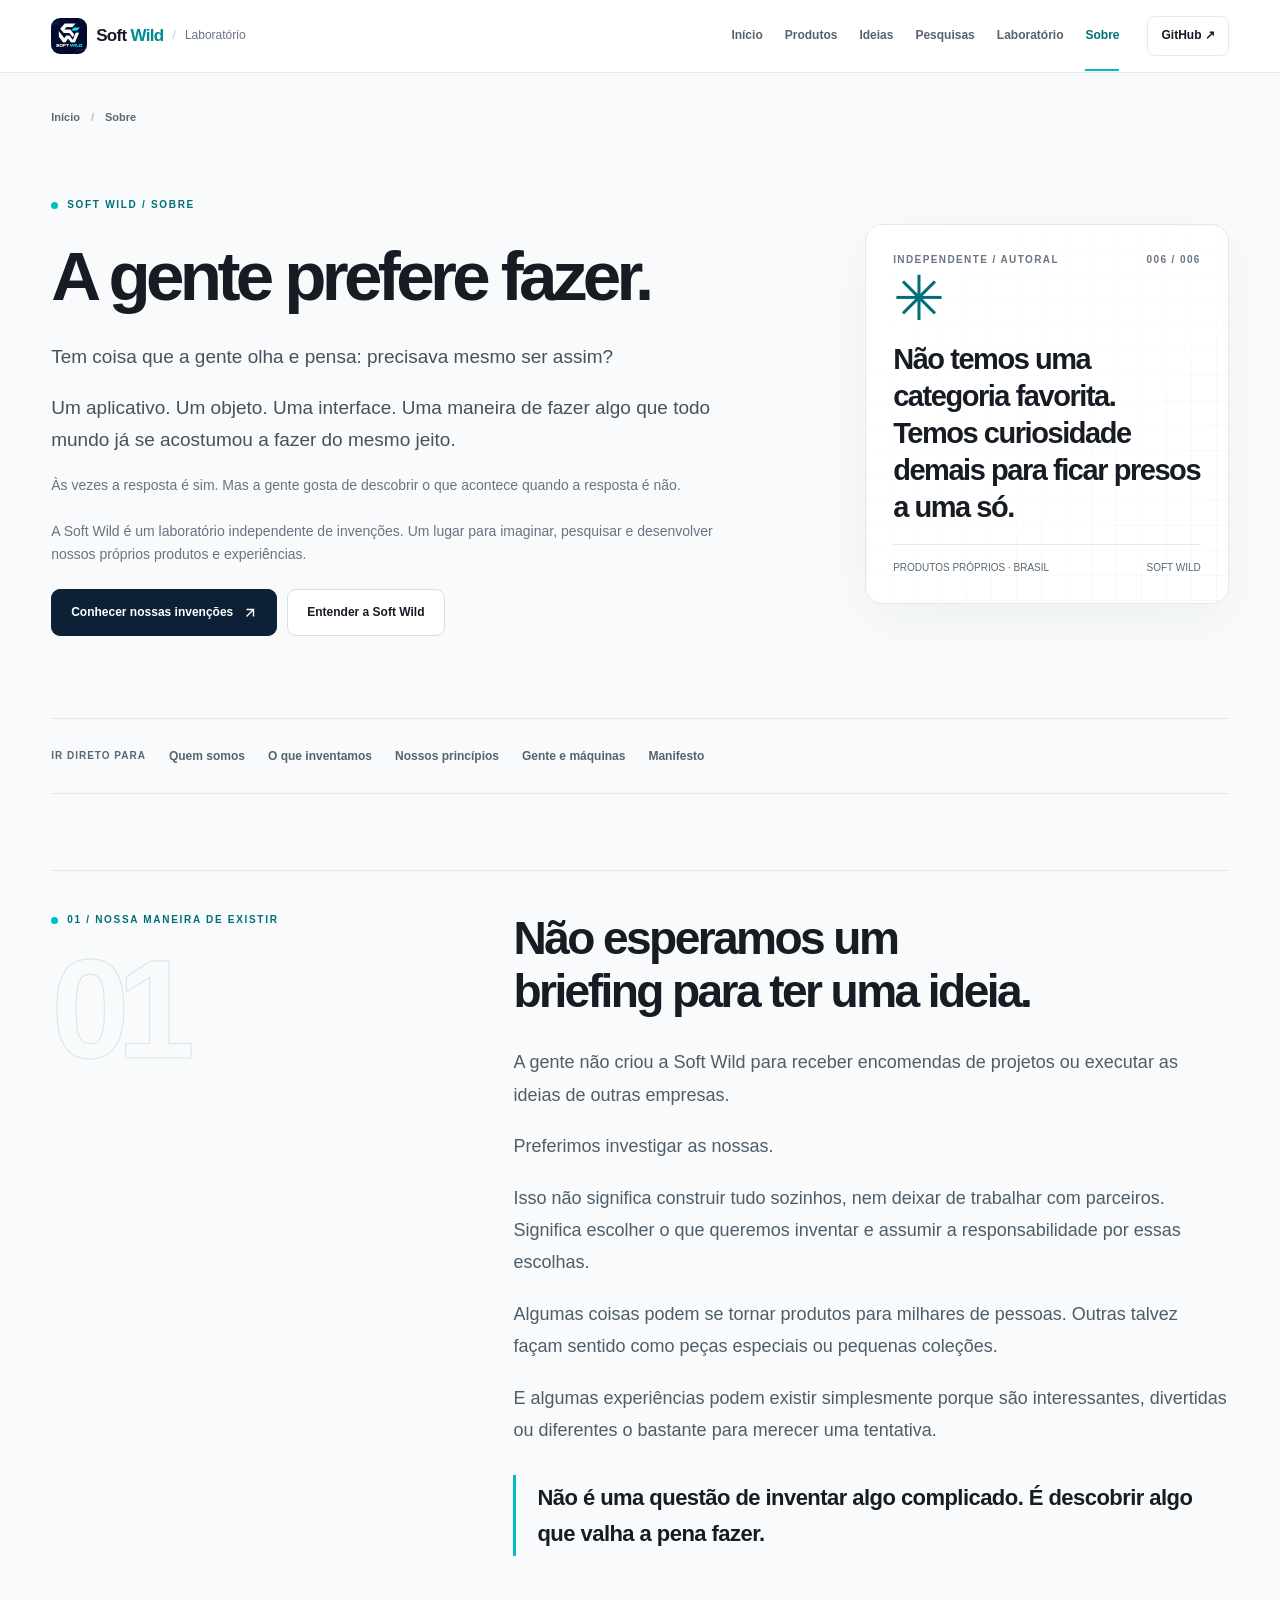
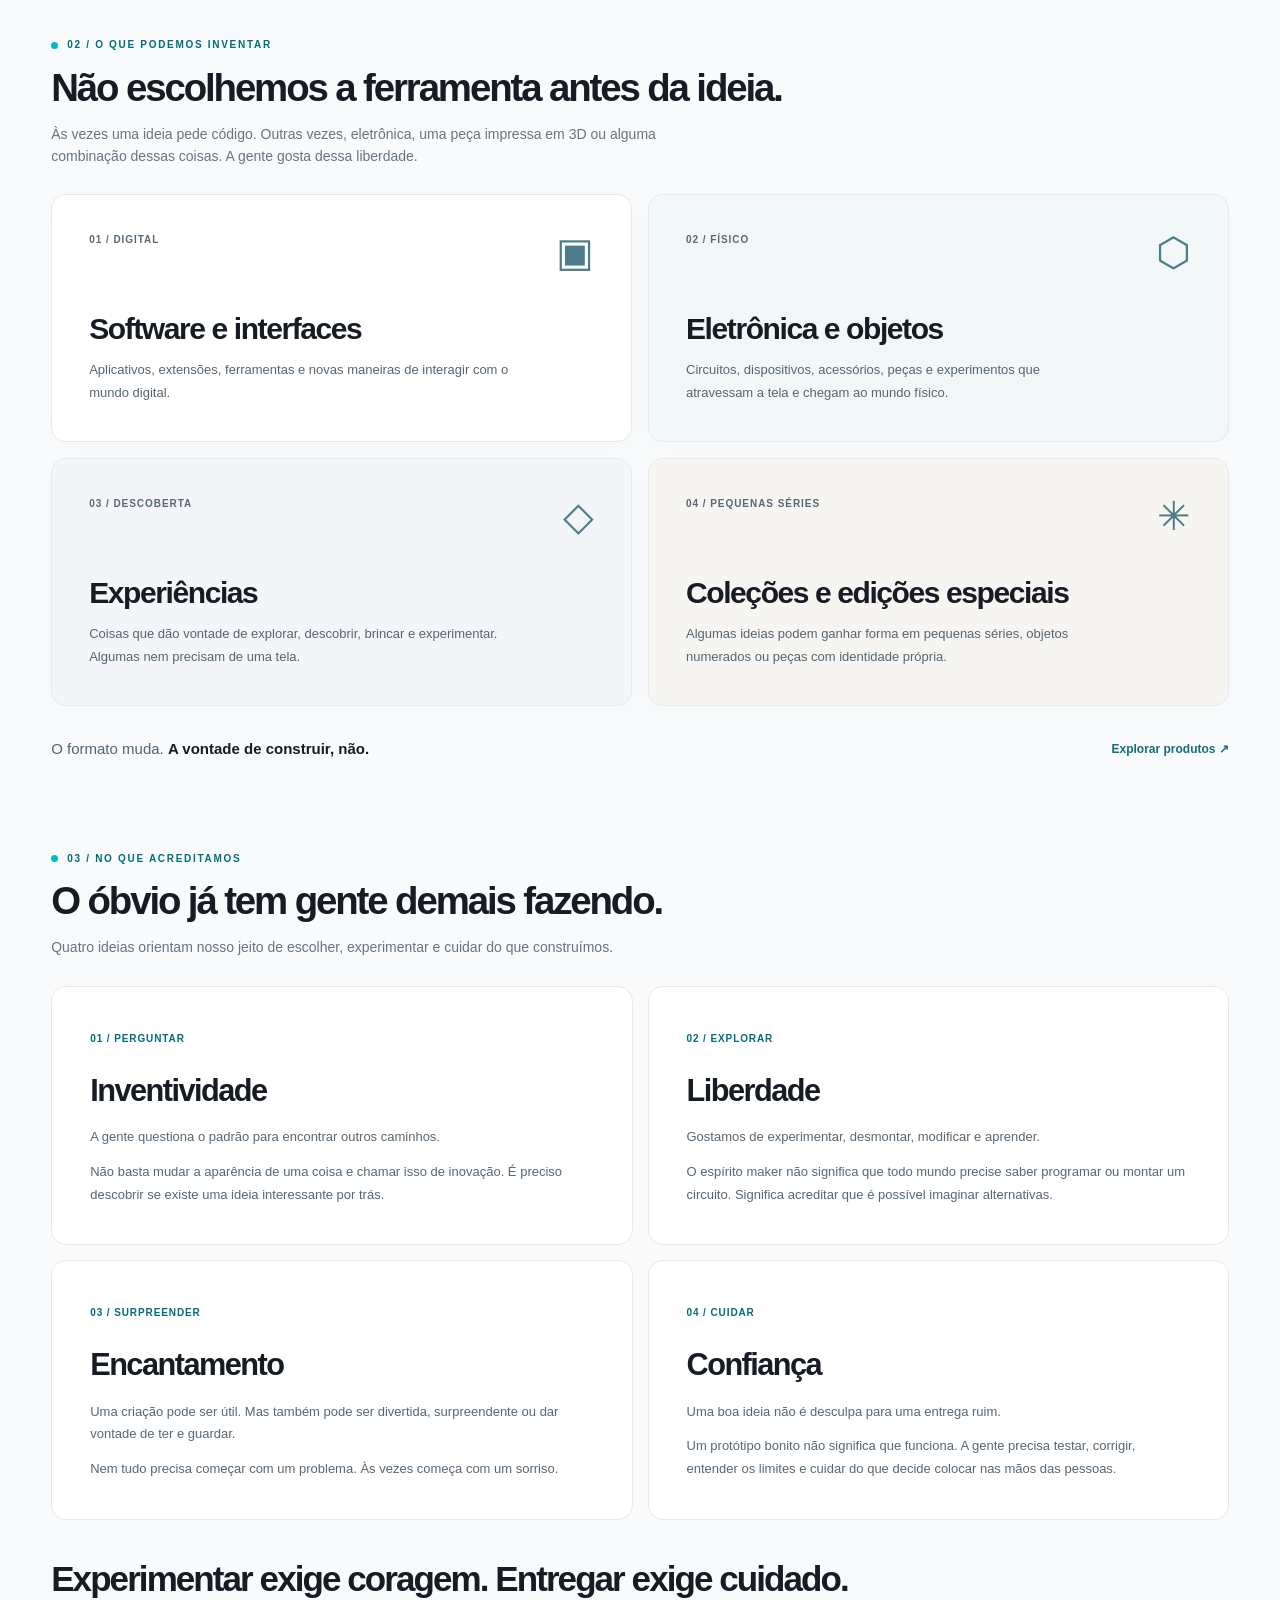
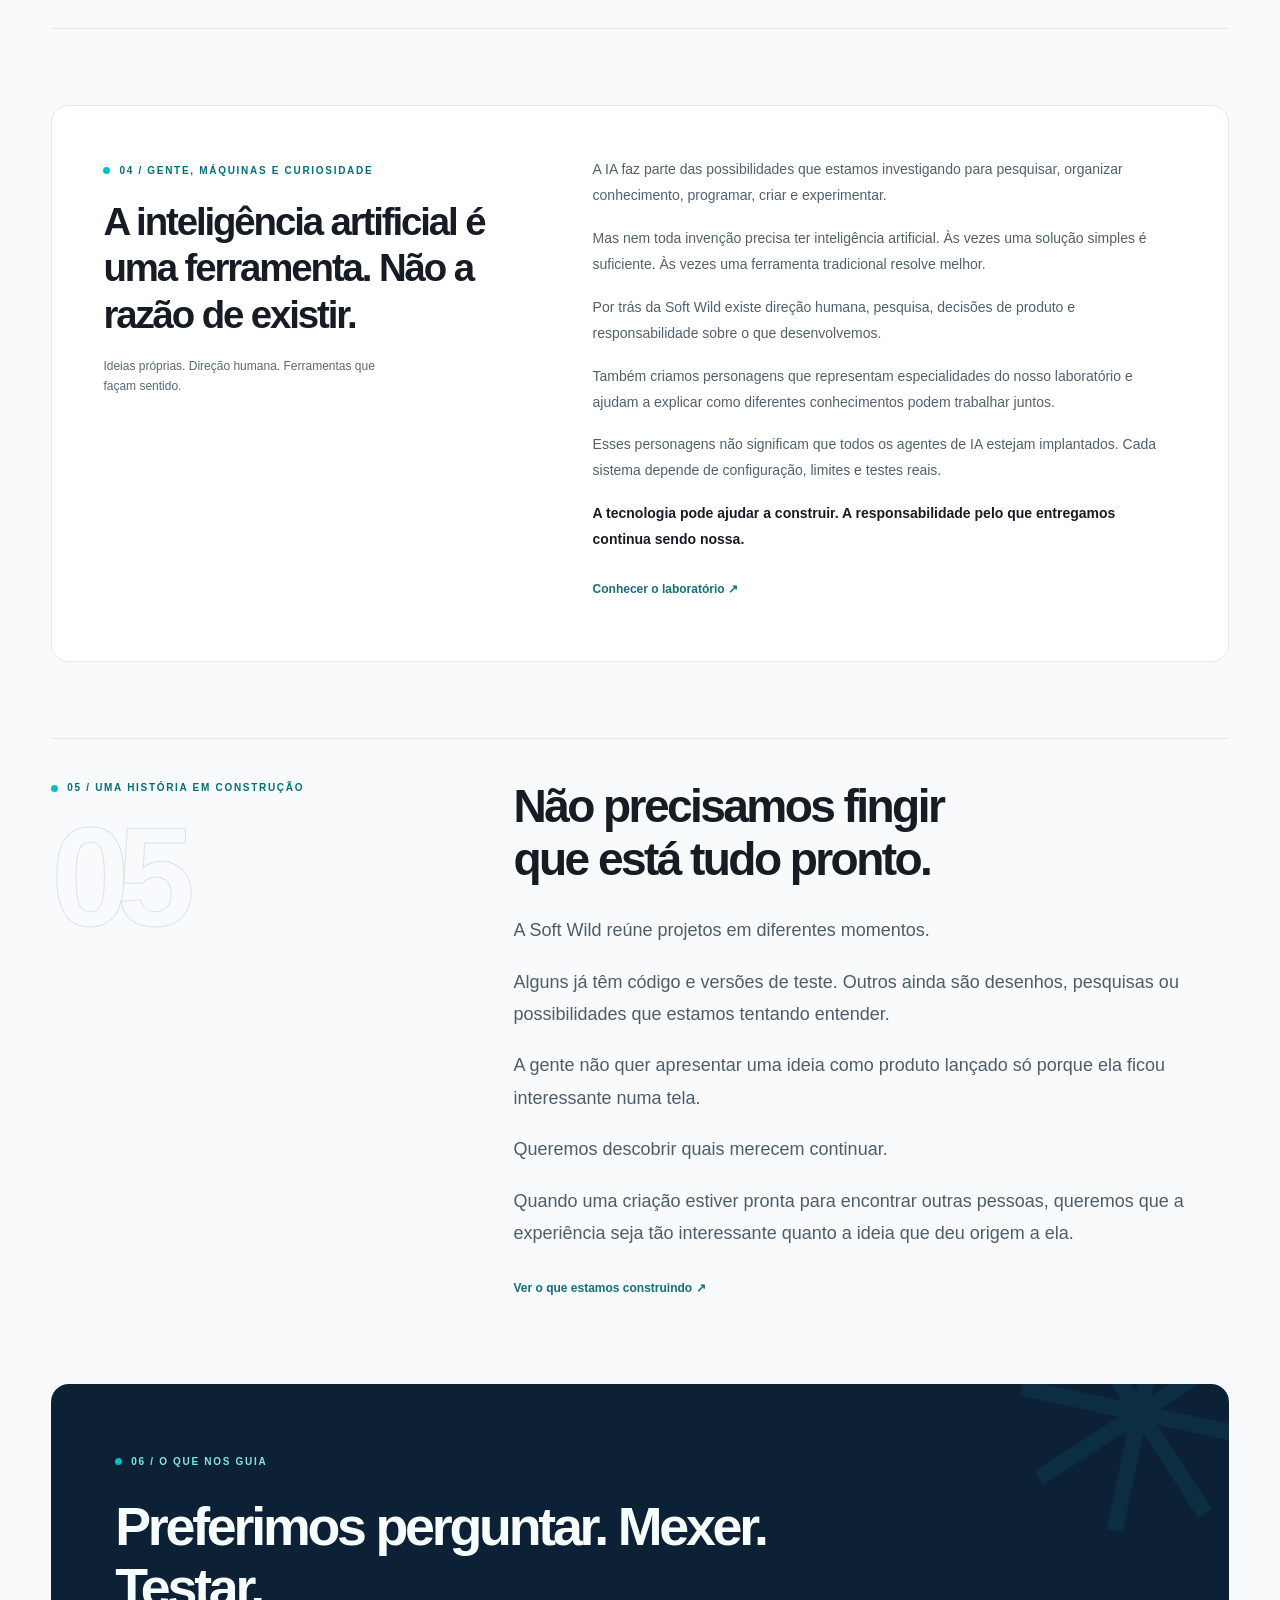
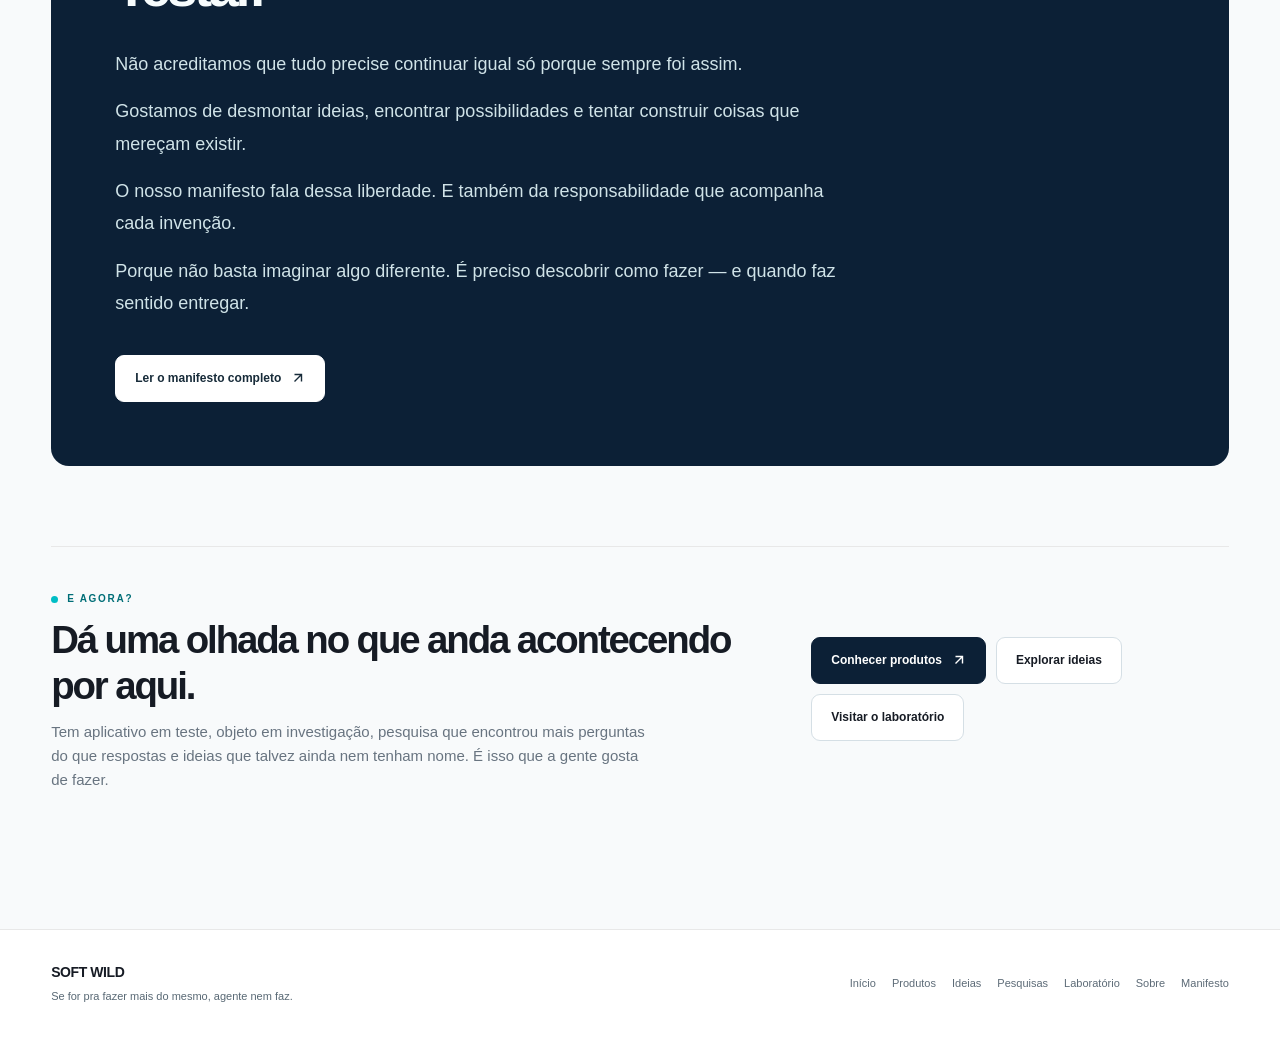
<file: docs/sobre/index.html>
<!doctype html>
<html lang="pt-BR"><head>
<meta charset="utf-8"><meta name="viewport" content="width=device-width,initial-scale=1"><meta name="theme-color" content="#f8fafb">
<title>Sobre a Soft Wild — A gente prefere fazer.</title>
<meta name="description" content="A Soft Wild é um laboratório independente que pesquisa e desenvolve produtos e experiências próprias. Conheça o que inventamos e no que acreditamos.">
<link rel="canonical" href="https://softwildbr.github.io/softwildbr/sobre/">
<meta property="og:type" content="website"><meta property="og:title" content="Sobre a Soft Wild — A gente prefere fazer.">
<meta property="og:description" content="Produtos próprios, curiosidade, liberdade maker e responsabilidade na entrega. Conheça a Soft Wild.">
<link rel="icon" href="../assets/softwild-logo.webp" type="image/webp">
<link rel="stylesheet" href="../portal.css?v=2"><link rel="stylesheet" href="./sobre.css?v=1">
<script defer src="../portal.js?v=1"></script>
</head><body class="sw-page sobre-page"><a class="sw-skip" href="#conteudo">Pular para o conteúdo</a>
<header class="sw-topbar"><div class="sw-topbar-inner">
<a class="sw-brand" href="../"><img src="../assets/softwild-logo.webp" width="36" height="36" alt=""><span class="sw-brand-text">Soft <strong>Wild</strong></span><span class="sw-brand-mark">Laboratório</span></a>
<button class="sw-menu" type="button" aria-expanded="false" aria-controls="sw-navigation" aria-label="Abrir menu" data-sw-menu><span></span><span></span><span></span></button>
<nav class="sw-nav" id="sw-navigation" aria-label="Navegação principal" data-sw-nav><a href="../">Início</a><a href="../produtos/">Produtos</a><a href="../ideias/">Ideias</a><a href="../pesquisas/">Pesquisas</a><a href="../laboratorio/">Laboratório</a><a href="../sobre/" aria-current="page">Sobre</a></nav>
<a class="sw-github" href="https://github.com/softwildbr" target="_blank" rel="noopener noreferrer">GitHub ↗</a></div></header>
<main class="sw-main sw-container" id="conteudo">
<nav class="sw-breadcrumb" aria-label="Localização"><a href="../">Início</a><span class="sep" aria-hidden="true">/</span><span>Sobre</span></nav>
<section class="sw-hero sobre-hero" aria-labelledby="sobre-title">
  <div><span class="sw-eyebrow">SOFT WILD / SOBRE</span><h1 id="sobre-title">A gente prefere fazer.</h1>
    <p class="sw-lead">Tem coisa que a gente olha e pensa: precisava mesmo ser assim?</p>
    <p class="sw-lead">Um aplicativo. Um objeto. Uma interface. Uma maneira de fazer algo que todo mundo já se acostumou a fazer do mesmo jeito.</p>
    <p class="sw-second-lead">Às vezes a resposta é sim. Mas a gente gosta de descobrir o que acontece quando a resposta é não.</p>
    <p class="sw-second-lead">A Soft Wild é um laboratório independente de invenções. Um lugar para imaginar, pesquisar e desenvolver nossos próprios produtos e experiências.</p>
    <div class="sw-actions"><a class="sw-button" href="../produtos/">Conhecer nossas invenções <svg aria-hidden="true" width="14" height="14" viewBox="0 0 16 16" fill="none" stroke="currentColor" stroke-width="1.6"><path d="M4 12 12 4M4 4h8v8"/></svg></a><a class="sw-button secondary" href="#quem-somos">Entender a Soft Wild</a></div>
  </div>
  <div class="sw-hero-aside sobre-hero-aside" role="group" aria-label="Sobre o laboratório">
    <div class="sw-aside-top"><span>INDEPENDENTE / AUTORAL</span><span>006 / 006</span></div>
    <div class="sobre-aside-center"><span class="sobre-aside-symbol" aria-hidden="true">✳</span><p class="sw-aside-main">Não temos uma categoria favorita. Temos curiosidade demais para ficar presos a uma só.</p></div>
    <div class="sw-aside-foot"><span>PRODUTOS PRÓPRIOS · BRASIL</span><span>SOFT WILD</span></div>
  </div>
</section>
<nav class="sobre-jump" aria-label="Seções desta página"><span class="sobre-micro">IR DIRETO PARA</span><a href="#quem-somos">Quem somos</a><a href="#o-que-inventamos">O que inventamos</a><a href="#acreditamos">Nossos princípios</a><a href="#gente-maquinas">Gente e máquinas</a><a href="#manifesto">Manifesto</a></nav>

<section class="sw-section sobre-section" id="quem-somos" aria-labelledby="sobre-quem-title">
 <div class="sobre-editorial"><div class="sobre-sticky-label"><span class="sw-eyebrow">01 / NOSSA MANEIRA DE EXISTIR</span><span class="sobre-outline-number" aria-hidden="true">01</span></div>
 <div class="sobre-prose"><h2 id="sobre-quem-title">Não esperamos um briefing para ter uma ideia.</h2>
 <p>A gente não criou a Soft Wild para receber encomendas de projetos ou executar as ideias de outras empresas.</p><p>Preferimos investigar as nossas.</p>
 <p>Isso não significa construir tudo sozinhos, nem deixar de trabalhar com parceiros. Significa escolher o que queremos inventar e assumir a responsabilidade por essas escolhas.</p>
 <p>Algumas coisas podem se tornar produtos para milhares de pessoas. Outras talvez façam sentido como peças especiais ou pequenas coleções.</p>
 <p>E algumas experiências podem existir simplesmente porque são interessantes, divertidas ou diferentes o bastante para merecer uma tentativa.</p>
 <p class="sobre-conclusion">Não é uma questão de inventar algo complicado. É descobrir algo que valha a pena fazer.</p></div></div>
</section>

<section class="sw-section sobre-section" id="o-que-inventamos" aria-labelledby="sobre-inventamos-title">
 <div class="sw-section-heading"><div><span class="sw-eyebrow">02 / O QUE PODEMOS INVENTAR</span>
 <h2 id="sobre-inventamos-title">Não escolhemos a ferramenta antes da ideia.</h2>
 <p class="sw-section-sub">Às vezes uma ideia pede código. Outras vezes, eletrônica, uma peça impressa em 3D ou alguma combinação dessas coisas. A gente gosta dessa liberdade.</p></div></div>
 <div class="sobre-territories"><article class="sobre-territory"><div class="sobre-territory-top"><span>01 / DIGITAL</span><span class="sobre-territory-icon" aria-hidden="true">▣</span></div><div><h3>Software e interfaces</h3><p>Aplicativos, extensões, ferramentas e novas maneiras de interagir com o mundo digital.</p></div></article>
<article class="sobre-territory"><div class="sobre-territory-top"><span>02 / FÍSICO</span><span class="sobre-territory-icon" aria-hidden="true">⬡</span></div><div><h3>Eletrônica e objetos</h3><p>Circuitos, dispositivos, acessórios, peças e experimentos que atravessam a tela e chegam ao mundo físico.</p></div></article>
<article class="sobre-territory"><div class="sobre-territory-top"><span>03 / DESCOBERTA</span><span class="sobre-territory-icon" aria-hidden="true">◇</span></div><div><h3>Experiências</h3><p>Coisas que dão vontade de explorar, descobrir, brincar e experimentar. Algumas nem precisam de uma tela.</p></div></article>
<article class="sobre-territory"><div class="sobre-territory-top"><span>04 / PEQUENAS SÉRIES</span><span class="sobre-territory-icon" aria-hidden="true">✳</span></div><div><h3>Coleções e edições especiais</h3><p>Algumas ideias podem ganhar forma em pequenas séries, objetos numerados ou peças com identidade própria.</p></div></article></div>
 <div class="sobre-after-territories"><p>O formato muda. <strong>A vontade de construir, não.</strong></p><a class="sobre-text-link" href="../produtos/">Explorar produtos ↗</a></div>
</section>

<section class="sw-section sobre-section" id="acreditamos" aria-labelledby="sobre-valores-title">
 <div class="sw-section-heading"><div><span class="sw-eyebrow">03 / NO QUE ACREDITAMOS</span>
 <h2 id="sobre-valores-title">O óbvio já tem gente demais fazendo.</h2><p class="sw-section-sub">Quatro ideias orientam nosso jeito de escolher, experimentar e cuidar do que construímos.</p></div></div>
 <div class="sobre-values"><article class="sobre-value"><span class="sobre-value-number">01 / PERGUNTAR</span><h3>Inventividade</h3><p>A gente questiona o padrão para encontrar outros caminhos.</p><p>Não basta mudar a aparência de uma coisa e chamar isso de inovação. É preciso descobrir se existe uma ideia interessante por trás.</p></article>
<article class="sobre-value"><span class="sobre-value-number">02 / EXPLORAR</span><h3>Liberdade</h3><p>Gostamos de experimentar, desmontar, modificar e aprender.</p><p>O espírito maker não significa que todo mundo precise saber programar ou montar um circuito. Significa acreditar que é possível imaginar alternativas.</p></article>
<article class="sobre-value"><span class="sobre-value-number">03 / SURPREENDER</span><h3>Encantamento</h3><p>Uma criação pode ser útil. Mas também pode ser divertida, surpreendente ou dar vontade de ter e guardar.</p><p>Nem tudo precisa começar com um problema. Às vezes começa com um sorriso.</p></article>
<article class="sobre-value"><span class="sobre-value-number">04 / CUIDAR</span><h3>Confiança</h3><p>Uma boa ideia não é desculpa para uma entrega ruim.</p><p>Um protótipo bonito não significa que funciona. A gente precisa testar, corrigir, entender os limites e cuidar do que decide colocar nas mãos das pessoas.</p></article></div><p class="sobre-belief">Experimentar exige coragem. Entregar exige cuidado.</p>
</section>

<section class="sw-section sobre-section" id="gente-maquinas" aria-labelledby="sobre-gente-title">
 <div class="sw-story sobre-human-ai"><div><span class="sw-eyebrow">04 / GENTE, MÁQUINAS E CURIOSIDADE</span>
 <h2 id="sobre-gente-title">A inteligência artificial é uma ferramenta. Não a razão de existir.</h2><span class="sobre-side-note">Ideias próprias. Direção humana. Ferramentas que façam sentido.</span></div>
 <div><p>A IA faz parte das possibilidades que estamos investigando para pesquisar, organizar conhecimento, programar, criar e experimentar.</p>
 <p>Mas nem toda invenção precisa ter inteligência artificial. Às vezes uma solução simples é suficiente. Às vezes uma ferramenta tradicional resolve melhor.</p>
 <p>Por trás da Soft Wild existe direção humana, pesquisa, decisões de produto e responsabilidade sobre o que desenvolvemos.</p>
 <p>Também criamos personagens que representam especialidades do nosso laboratório e ajudam a explicar como diferentes conhecimentos podem trabalhar juntos.</p>
 <p>Esses personagens não significam que todos os agentes de IA estejam implantados. Cada sistema depende de configuração, limites e testes reais.</p>
 <p><strong>A tecnologia pode ajudar a construir. A responsabilidade pelo que entregamos continua sendo nossa.</strong></p>
 <a class="sobre-text-link" href="../laboratorio/">Conhecer o laboratório ↗</a></div></div>
</section>

<section class="sw-section sobre-section" id="historia" aria-labelledby="sobre-historia-title">
 <div class="sobre-editorial"><div class="sobre-sticky-label"><span class="sw-eyebrow">05 / UMA HISTÓRIA EM CONSTRUÇÃO</span><span class="sobre-outline-number" aria-hidden="true">05</span></div>
 <div class="sobre-prose"><h2 id="sobre-historia-title">Não precisamos fingir que está tudo pronto.</h2>
 <p>A Soft Wild reúne projetos em diferentes momentos.</p><p>Alguns já têm código e versões de teste. Outros ainda são desenhos, pesquisas ou possibilidades que estamos tentando entender.</p>
 <p>A gente não quer apresentar uma ideia como produto lançado só porque ela ficou interessante numa tela.</p><p>Queremos descobrir quais merecem continuar.</p>
 <p>Quando uma criação estiver pronta para encontrar outras pessoas, queremos que a experiência seja tão interessante quanto a ideia que deu origem a ela.</p>
 <a class="sobre-text-link" href="../produtos/">Ver o que estamos construindo ↗</a></div></div>
</section>

<section class="sw-section sobre-section" id="manifesto" aria-labelledby="sobre-manifesto-title">
 <div class="sobre-manifesto"><span class="sw-eyebrow">06 / O QUE NOS GUIA</span><h2 id="sobre-manifesto-title">Preferimos perguntar. Mexer. Testar.</h2>
 <p>Não acreditamos que tudo precise continuar igual só porque sempre foi assim.</p>
 <p>Gostamos de desmontar ideias, encontrar possibilidades e tentar construir coisas que mereçam existir.</p>
 <p>O nosso manifesto fala dessa liberdade. E também da responsabilidade que acompanha cada invenção.</p>
 <p>Porque não basta imaginar algo diferente. É preciso descobrir como fazer — e quando faz sentido entregar.</p>
 <a class="sw-button" href="../#manifesto">Ler o manifesto completo <svg aria-hidden="true" width="14" height="14" viewBox="0 0 16 16" fill="none" stroke="currentColor" stroke-width="1.6"><path d="M4 12 12 4M4 4h8v8"/></svg></a></div>
</section>

<section class="sw-end sobre-end" aria-labelledby="sobre-end-title"><div><span class="sw-eyebrow">E AGORA?</span>
 <h2 id="sobre-end-title">Dá uma olhada no que anda acontecendo por aqui.</h2>
 <p>Tem aplicativo em teste, objeto em investigação, pesquisa que encontrou mais perguntas do que respostas e ideias que talvez ainda nem tenham nome. É isso que a gente gosta de fazer.</p></div>
 <div class="sw-actions"><a class="sw-button" href="../produtos/">Conhecer produtos <svg aria-hidden="true" width="14" height="14" viewBox="0 0 16 16" fill="none" stroke="currentColor" stroke-width="1.6"><path d="M4 12 12 4M4 4h8v8"/></svg></a><a class="sw-button secondary" href="../ideias/">Explorar ideias</a><a class="sw-button secondary" href="../laboratorio/">Visitar o laboratório</a></div>
</section></main>
<footer class="sw-footer"><div class="sw-container sw-footer-inner"><div><div class="sw-footer-brand">SOFT WILD</div><small>Se for pra fazer mais do mesmo, agente nem faz.</small></div><nav aria-label="Rodapé"><a href="../">Início</a><a href="../produtos/">Produtos</a><a href="../ideias/">Ideias</a><a href="../pesquisas/">Pesquisas</a><a href="../laboratorio/">Laboratório</a><a href="../sobre/" aria-current="page">Sobre</a><a href="../#manifesto">Manifesto</a></nav></div></footer>
</body></html>
</file>
<file: docs/portal.css>
/* Soft Wild / Portal — páginas internas. A home e seus arquivos permanecem intactos. */
:root{--sw-canvas:#f8fafb;--sw-paper:#ffffff;--sw-ink:#161b24;--sw-muted-ink:#586874;--sw-teal-ink:#006e77;--sw-muted:#687480;--sw-line:#e8e8e8;--sw-cyan:#00bdc5;--sw-cyan-dark:#008a94;--sw-navy:#0c2036;--sw-soft:#e6f8f9;--sw-font:Inter,-apple-system,BlinkMacSystemFont,"Segoe UI",Roboto,"Helvetica Neue",Arial,sans-serif}
*{box-sizing:border-box}
html{scroll-behavior:smooth;scroll-padding-top:100px}
body.sw-page{margin:0;background:var(--sw-canvas);color:var(--sw-ink);font:400 15px/1.6 var(--sw-font);-webkit-font-smoothing:antialiased}
.sw-page a{color:inherit;text-decoration:none}
.sw-page button,.sw-page input,.sw-page select{font:inherit}
.sw-page button{cursor:pointer}
.sw-page img{max-width:100%;display:block}
.sw-page [hidden]{display:none!important}
.sw-page :is(a,button,input,select,summary):focus-visible{outline:2px solid var(--sw-cyan-dark);outline-offset:4px}
.sw-skip{position:fixed;left:12px;top:-80px;z-index:200;background:var(--sw-navy);color:#fff!important;padding:12px 16px;border-radius:10px}
.sw-skip:focus{top:12px}
.sw-topbar{background:rgba(255,255,255,.97);border-bottom:1px solid var(--sw-line);position:sticky;top:0;z-index:50;backdrop-filter:blur(12px)}
.sw-topbar-inner{max-width:1450px;margin:0 auto;padding:0 clamp(22px,4vw,55px);min-height:72px;display:flex;align-items:center;gap:28px}
.sw-brand{display:flex;gap:9px;align-items:center;flex-shrink:0;min-width:210px}
.sw-brand img{width:36px;height:36px;border-radius:9px;object-fit:contain}
.sw-brand-text{font-size:17px;font-weight:750;letter-spacing:-.04em}
.sw-brand-text strong{color:var(--sw-cyan-dark)}
.sw-brand-mark{font-size:12px;display:flex;align-items:center;gap:9px;color:var(--sw-muted)}
.sw-brand-mark::before{content:"/";color:#bec8ce}
.sw-nav{display:flex;align-items:center;gap:22px;margin-left:auto}
.sw-nav a{font-size:12px;font-weight:640;color:#56636f;white-space:nowrap;transition:color .15s}
.sw-nav a:hover,.sw-nav a[aria-current="page"]{color:var(--sw-teal-ink)}
.sw-nav a[aria-current="page"]{position:relative}
.sw-nav a[aria-current="page"]::after{content:"";position:absolute;left:0;right:0;bottom:-25px;height:2px;background:var(--sw-cyan)}
.sw-github{border:1px solid var(--sw-line);padding:9px 13px;border-radius:8px;font-size:12px;font-weight:700;white-space:nowrap}
.sw-github:hover{background:#f1f6f8}
.sw-menu{display:none;width:42px;height:42px;background:#fff;border:1px solid var(--sw-line);border-radius:9px;align-items:center;justify-content:center;flex-direction:column;gap:4px;margin-left:auto}
.sw-menu span{width:19px;height:2px;background:var(--sw-navy);border-radius:2px}
.sw-container{width:min(100%,1450px);margin:auto;padding:0 clamp(22px,4vw,55px)}
.sw-main{padding-bottom:30px}
.sw-breadcrumb{display:flex;gap:11px;align-items:center;margin-top:36px;color:var(--sw-muted-ink);font-size:11px;font-weight:650}
.sw-breadcrumb a:hover{color:var(--sw-teal-ink)}
.sw-breadcrumb .sep{color:#b7bfc6}
.sw-hero{padding:65px 0 88px;display:grid;grid-template-columns:minmax(0,1.5fr) minmax(260px,.74fr);align-items:center;gap:clamp(35px,6vw,100px);border-bottom:1px solid var(--sw-line)}
.sw-eyebrow{font-size:10px;font-weight:800;letter-spacing:.17em;color:var(--sw-teal-ink);text-transform:uppercase;display:inline-flex;align-items:center;gap:9px}
.sw-eyebrow::before{content:"";width:7px;height:7px;border-radius:50%;background:var(--sw-cyan)}
.sw-hero h1{font-size:clamp(43px,5.4vw,79px);line-height:1.065;letter-spacing:-.067em;font-weight:780;max-width:850px;margin:24px 0 28px;text-wrap:balance}
.sw-hero .sw-lead{font-size:clamp(16px,1.55vw,19px);line-height:1.7;color:#45515f;max-width:710px;margin:0 0 18px}
.sw-hero .sw-lead:last-of-type{margin-bottom:26px}
.sw-hero .sw-second-lead{font-size:14px;color:#687480;max-width:690px;margin:0 0 24px}
.sw-actions{display:flex;gap:10px;flex-wrap:wrap;align-items:center}
.sw-button{display:inline-flex;justify-content:center;align-items:center;gap:10px;border:1px solid var(--sw-navy);background:var(--sw-navy);color:white!important;padding:13px 19px;border-radius:9px;font-size:12px;font-weight:770;transition:transform .18s,background .18s}
.sw-button:hover{background:#183952;transform:translateY(-1px)}
.sw-button.secondary{background:#fff;color:var(--sw-ink)!important;border-color:#d5dfe5}
.sw-button.secondary:hover{background:#f5f8f9}
.sw-hero-aside{position:relative;background:#fff;box-shadow:0 16px 55px rgba(18,38,55,.045);border:1px solid var(--sw-line);border-radius:18px;padding:27px;overflow:hidden;min-height:270px;display:flex;flex-direction:column;justify-content:space-between}
.sw-hero-aside::before{content:"";position:absolute;inset:0;background-image:linear-gradient(to right,rgba(12,32,54,.035) 1px,transparent 1px),linear-gradient(to bottom,rgba(12,32,54,.035) 1px,transparent 1px);background-size:25px 25px;mask-image:linear-gradient(135deg,transparent 5%,#000 100%);pointer-events:none}
.sw-hero-aside>*{position:relative}
.sw-aside-top{display:flex;justify-content:space-between;align-items:center;color:#697581;font-size:10px;letter-spacing:.14em;font-weight:770}
.sw-aside-symbol{font-size:52px;color:var(--sw-cyan-dark);line-height:1;display:block;margin:30px 0 18px;font-weight:200}
.sw-aside-main{font-size:22px;line-height:1.35;font-weight:710;letter-spacing:-.04em;max-width:255px;margin:0}
.sw-aside-foot{display:flex;justify-content:space-between;color:var(--sw-muted-ink);font-size:10px;margin-top:18px;border-top:1px solid var(--sw-line);padding-top:15px;gap:12px}
.sw-section{padding-top:76px}
.sw-section-heading{display:flex;align-items:end;justify-content:space-between;gap:20px;margin-bottom:27px}
.sw-section h2{font-size:clamp(26px,3vw,39px);letter-spacing:-.055em;line-height:1.17;font-weight:760;margin:10px 0 12px}
.sw-section-sub{color:var(--sw-muted);font-size:14px;max-width:650px;margin:0}
.sw-count{color:var(--sw-muted-ink);font-size:12px;white-space:nowrap}
.sw-feature-grid{display:grid;grid-template-columns:repeat(2,minmax(0,1fr));gap:16px}
.sw-grid{display:grid;grid-template-columns:repeat(3,minmax(0,1fr));gap:16px}
.sw-card{display:flex;flex-direction:column;position:relative;background:#fff;border:1px solid #e5ebee;border-radius:15px;min-width:0;box-shadow:0 4px 20px rgba(18,38,55,.02);transition:border-color .2s,box-shadow .2s}
.sw-card:hover{border-color:#bfd5d9;box-shadow:0 12px 33px rgba(18,38,55,.045)}
.sw-card-art{height:125px;margin:12px 12px 0;border-radius:10px;position:relative;overflow:hidden;display:flex;align-items:center;justify-content:center;background:#f2f7f8}
.sw-card.is-featured .sw-card-art{height:180px}
.sw-card-art::before{content:"";position:absolute;width:185px;height:115px;border:1px solid rgba(17,59,67,.19);border-radius:13px;transform:rotate(-12deg) translate(25px,9px);background:rgba(255,255,255,.35);box-shadow:17px 17px 0 rgba(11,47,63,.04)}
.sw-card-art::after{content:"";position:absolute;width:110px;height:85px;border:1px solid rgba(17,59,67,.15);border-radius:12px;transform:rotate(15deg) translate(-44px,-11px);background:rgba(255,255,255,.38)}
.sw-card-art[data-tone="navy"]{background:#e9f0f4}
.sw-card-art[data-tone="mint"]{background:#eaf6f3}
.sw-card-art[data-tone="warm"]{background:#f7f2eb}
.sw-card-art[data-tone="lilac"]{background:#f1eff8}
.sw-card-art[data-tone="sand"]{background:#f5f1e8}
.sw-card-glyph{z-index:1;font-size:clamp(45px,5vw,68px);font-weight:350;line-height:1;color:#365b66;transform:translateY(-2px)}
.sw-card-art[data-tone="lilac"] .sw-card-glyph{color:#655e88}
.sw-card-art[data-tone="warm"] .sw-card-glyph{color:#8d6c45}
.sw-card-art[data-tone="navy"] .sw-card-glyph{color:#385b76}
.sw-card-content{padding:22px 24px 24px;display:flex;flex-direction:column;flex:1}
.sw-meta{display:flex;align-items:center;gap:9px;flex-wrap:wrap;margin-bottom:14px;font-size:10px;color:var(--sw-muted-ink);font-weight:760;letter-spacing:.025em}
.sw-meta .sw-stage{border:1px solid #d8e5e7;background:#f7fbfb;color:#3b6571;border-radius:20px;padding:3px 9px;font-size:10px;letter-spacing:0}
.sw-meta .sw-dot{width:4px;height:4px;background:#a2acb4;border-radius:50%}
.sw-card h3{font-size:clamp(19px,2vw,25px);line-height:1.23;letter-spacing:-.045em;font-weight:760;margin:0 0 12px;overflow-wrap:anywhere}
.sw-card .sw-question{font-size:14px;font-weight:650;line-height:1.45;color:#2b3947;margin:0 0 11px}
.sw-card .sw-description{font-size:13px;line-height:1.7;color:#66717d;margin:0 0 16px}
.sw-card .sw-card-tail{margin-top:auto}
.sw-anchor{position:absolute;top:20px;right:22px;color:#71858e!important;font-size:16px;font-weight:700;z-index:2;border-radius:4px;line-height:1.3}
.sw-anchor:hover{color:var(--sw-teal-ink)!important}
.sw-details{border-top:1px solid var(--sw-line);margin-top:15px}
.sw-details summary{list-style:none;display:flex;align-items:center;justify-content:space-between;gap:12px;padding:15px 0 0;font-size:12px;font-weight:750;cursor:pointer;color:#1e4955}
.sw-details summary::-webkit-details-marker{display:none}
.sw-details summary::after{content:"+";font-size:18px;font-weight:400;color:#527c86}
.sw-details[open] summary::after{content:"−"}
.sw-details summary:hover{color:var(--sw-teal-ink)}
.sw-detail-body{padding-top:16px;border-top:1px dashed #edf1f3;margin-top:14px}
.sw-detail-body p{font-size:13px;color:#52606d;margin:0 0 13px}
.sw-detail-body h4{font-size:10px;color:#6c8790;letter-spacing:.1em;text-transform:uppercase;margin:16px 0 5px}
.sw-detail-body .sw-proof{font-size:12px;color:#687480;background:#f7f9fa;border-radius:8px;padding:12px 14px;border-left:2px solid #bfdcdd}
.sw-controls{background:#fff;border:1px solid var(--sw-line);border-radius:13px;padding:17px;display:flex;gap:10px;align-items:center;flex-wrap:wrap;margin:0 0 24px}
.sw-search{display:flex;align-items:center;gap:10px;background:#f8fafb;border:1px solid #dfe8eb;border-radius:9px;padding:0 12px;min-height:43px;flex:1;min-width:205px}
.sw-search svg{color:#78838b;flex:none}
.sw-search input{width:100%;border:0;background:none;outline:0;color:var(--sw-ink);font-size:13px;min-width:0}
.sw-search:focus-within{border-color:#76bfc6;box-shadow:0 0 0 3px #0db6c011}
.sw-select{height:43px;background:#fff;border:1px solid #dfe7ea;padding:0 10px;border-radius:9px;color:#4d5d68;font-size:12px;min-width:150px;max-width:100%}
.sw-chips{display:flex;align-items:center;gap:8px;flex-wrap:wrap;margin-bottom:19px}
.sw-chip{background:#fff;border:1px solid #dfe7ea;color:#596975;font-size:12px;border-radius:20px;min-height:35px;padding:7px 13px;font-weight:670}
.sw-chip:hover{border-color:#8daeb6}
.sw-chip[aria-pressed="true"]{background:var(--sw-navy);border-color:var(--sw-navy);color:white}
.sw-results{font-size:11px;color:var(--sw-muted-ink);margin:0 0 24px;min-height:17px}
.sw-empty{background:#fff;border:1px dashed #ccd8dc;border-radius:13px;padding:30px;text-align:center;margin:14px 0 30px}
.sw-empty p{color:var(--sw-muted);margin:6px 0 15px}
.sw-clear{border:1px solid #d2e0e4;border-radius:8px;background:#fff;padding:9px 14px;color:#305a66;font-weight:700;font-size:12px}
.sw-story{background:#fff;border:1px solid var(--sw-line);border-radius:17px;padding:clamp(25px,4vw,55px);display:grid;grid-template-columns:.5fr 1fr;gap:clamp(22px,5vw,75px)}
.sw-story h2{font-size:clamp(29px,3.2vw,44px);margin:0 0 14px}
.sw-story p{font-size:15px;line-height:1.8;color:#52606c;margin:0 0 17px}
.sw-story strong{color:var(--sw-ink)}
.sw-steps{display:grid;grid-template-columns:repeat(4,minmax(0,1fr));gap:13px;margin-top:22px}
.sw-step{background:#fff;border:1px solid var(--sw-line);border-radius:12px;padding:20px}
.sw-step .num{font-size:11px;color:var(--sw-teal-ink);font-weight:800;letter-spacing:.08em}
.sw-step h3{font-size:15px;margin:18px 0 9px;line-height:1.3}
.sw-step p{font-size:12px;line-height:1.7;color:var(--sw-muted);margin:0}
.sw-end{margin:80px 0 45px;padding:39px 0 45px;border-top:1px solid var(--sw-line);display:flex;justify-content:space-between;gap:28px;align-items:center}
.sw-end h2{font-size:clamp(27px,3vw,43px);letter-spacing:-.055em;line-height:1.2;margin:7px 0 11px}
.sw-end p{margin:0;color:var(--sw-muted);max-width:600px}
.sw-footer{background:#fff;border-top:1px solid var(--sw-line);padding:31px 0 35px}
.sw-footer-inner{display:flex;justify-content:space-between;align-items:center;gap:22px;flex-wrap:wrap}
.sw-footer-brand{font-weight:800;font-size:14px;letter-spacing:-.03em}
.sw-footer small{font-size:11px;color:var(--sw-muted-ink)}
.sw-footer nav{display:flex;gap:16px;flex-wrap:wrap}
.sw-footer nav a{font-size:11px;color:#5d6b77}
.sw-footer nav a:hover{color:var(--sw-teal-ink)}
@media(max-width:1040px){.sw-topbar-inner{gap:17px}.sw-nav{gap:12px}.sw-brand{min-width:175px}.sw-github{display:none}.sw-grid{grid-template-columns:repeat(2,minmax(0,1fr))}}
@media(max-width:780px){.sw-topbar-inner{min-height:65px;padding:0 22px}.sw-menu{display:flex}.sw-nav{display:none;position:absolute;top:64px;left:0;right:0;background:#fff;border-bottom:1px solid var(--sw-line);padding:16px 22px 22px;flex-direction:column;gap:0;align-items:stretch;box-shadow:0 18px 30px #0c20360c}.sw-nav.is-open{display:flex;max-height:calc(100vh - 64px);max-height:calc(100dvh - 64px);overflow-y:auto;overscroll-behavior-y:contain}.sw-nav a{font-size:14px;padding:12px 0;border-bottom:1px solid #eef2f4}.sw-nav a[aria-current="page"]::after{display:none}.sw-nav a[aria-current="page"]{text-decoration:underline;text-underline-offset:.3em}.sw-hero{grid-template-columns:1fr;gap:28px;padding:45px 0 55px}.sw-hero h1{font-size:clamp(43px,9vw,68px);margin:17px 0 21px}.sw-hero-aside{min-height:205px}.sw-section{padding-top:52px}.sw-section-heading{align-items:start}.sw-feature-grid{grid-template-columns:1fr}.sw-grid{grid-template-columns:repeat(2,minmax(0,1fr))}.sw-story{grid-template-columns:1fr}.sw-steps{grid-template-columns:repeat(2,minmax(0,1fr))}.sw-end{align-items:flex-start;flex-direction:column;margin-top:58px}}
@media(max-width:520px){.sw-brand{min-width:0}.sw-brand-mark{display:none}.sw-container{padding:0 19px}.sw-hero h1{font-size:clamp(39px,11.1vw,54px)}.sw-hero .sw-lead{font-size:16px}.sw-hero-aside{padding:22px}.sw-section-heading{flex-direction:column;align-items:start;gap:6px}.sw-grid{grid-template-columns:1fr}.sw-card-content{padding:18px 20px 21px}.sw-card-art,.sw-card.is-featured .sw-card-art{height:142px}.sw-controls{padding:13px}.sw-search{min-width:100%;flex:1}.sw-select{flex:1}.sw-steps{grid-template-columns:1fr}.sw-end{margin-top:55px}.sw-footer-inner{align-items:flex-start;flex-direction:column;gap:14px}.sw-footer nav{row-gap:8px}}
@media(prefers-reduced-motion:reduce){html{scroll-behavior:auto}.sw-page *, .sw-page *::before,.sw-page *::after{animation-duration:.001ms!important;transition-duration:.001ms!important}}

/* Progressive enhancement: conteúdo estático legível sem JS. */
.sw-page .sr-only{position:absolute!important;width:1px!important;height:1px!important;padding:0!important;margin:-1px!important;overflow:hidden!important;clip:rect(0,0,0,0)!important;white-space:nowrap!important;border:0!important}
.sw-page .sw-js-only{display:none!important}
.sw-enhanced .sw-controls.sw-js-only,.sw-enhanced .sw-chips.sw-js-only{display:flex!important}
.sw-enhanced .sw-results.sw-js-only,.sw-enhanced .sw-empty.sw-js-only:not([hidden]){display:block!important}

@media(max-width:780px){
  html:not(.sw-enhanced) .sw-topbar{position:static}
  html:not(.sw-enhanced) .sw-topbar-inner{flex-wrap:wrap;gap:0;padding-block:12px}
  html:not(.sw-enhanced) .sw-menu{display:none}
  html:not(.sw-enhanced) .sw-nav{
    position:static;display:flex;flex-flow:row wrap;gap:0 1rem;
    width:100%;margin:0;padding:0;border:0;box-shadow:none;
  }
}
</file>
<file: docs/laboratorio/laboratorio.css>
/* Soft Wild / Laboratório — extensão isolada do portal. A Home continua intocada. */
.lab-agent-word{color:var(--sw-teal-ink)}
.lab-jump{border-bottom:1px solid var(--sw-line);padding:22px 0 23px;display:flex;align-items:center;gap:12px 24px;flex-wrap:wrap}
.lab-jump .lab-micro{margin-right:8px}
.lab-jump a{font-size:12px;color:#526571;font-weight:690;display:inline-flex;align-items:center;min-height:34px}
.lab-jump a:hover{color:var(--sw-teal-ink)}
.lab-micro{font-size:10px;font-weight:800;letter-spacing:.105em;color:var(--sw-muted-ink);line-height:1.5}
.lab-process{display:grid;grid-template-columns:repeat(5,minmax(0,1fr));gap:12px}
.lab-step{background:#fff;border:1px solid var(--sw-line);border-radius:13px;min-width:0;padding:22px 18px 24px;display:flex;flex-direction:column}
.lab-step-num{color:var(--sw-teal-ink);font-weight:800;font-size:11px;letter-spacing:.09em}
.lab-step h3{font-size:19px;font-weight:750;letter-spacing:-.035em;line-height:1.2;margin:19px 0 9px}
.lab-step p{font-size:12px;color:#64717d;line-height:1.75;margin:0}
.lab-manifesto-line{padding:29px 0 0;font-size:clamp(18px,2.5vw,27px);letter-spacing:-.045em;font-weight:750;color:var(--sw-ink)}
.lab-disclaimer{background:#eaf5f6;border:1px solid #d0e7e9;color:#45616d;font-size:13px;line-height:1.8;padding:16px 21px;border-radius:12px;margin:24px 0 28px}
.lab-disclaimer strong{color:#204450}
.lab-team-group.sw-section{padding-top:42px}
.lab-team-group:first-of-type{padding-top:9px}
.lab-group-header{display:flex;justify-content:space-between;gap:15px;align-items:end;border-bottom:1px solid var(--sw-line);margin:0 0 19px;padding-bottom:14px}
.lab-group-header h3{margin:5px 0 0;font-size:clamp(19px,2.1vw,25px);letter-spacing:-.04em;line-height:1.25}
.lab-group-header .sw-count{margin-bottom:4px}
.lab-team-grid{grid-template-columns:repeat(3,minmax(0,1fr))}
.lab-agent-card{scroll-margin-top:100px;overflow:hidden}
.lab-agent-media{background:#f0f5f6;margin:12px 12px 0;border-radius:10px;height:230px;position:relative;overflow:hidden;display:flex;justify-content:center;align-items:center}
.lab-agent-media::before{content:"";position:absolute;inset:0;background:linear-gradient(130deg,rgba(198,231,231,.24),rgba(255,255,255,0) 60%);pointer-events:none;z-index:1}
.lab-agent-media img{width:100%;height:100%;object-fit:cover;object-position:center 25%}
.lab-agent-card:nth-child(3n+2) .lab-agent-media{background:#f1f0f7}
.lab-agent-card:nth-child(3n+3) .lab-agent-media{background:#f5f2ed}
.lab-agent-card .sw-card-content{padding:18px 21px 21px}
.lab-agent-card .sw-meta{margin-bottom:13px}
.lab-agent-card h3{font-size:22px}
.lab-agent-card .sw-description{font-size:13px;line-height:1.75}
.lab-agent-role{font-size:12px;font-weight:730;color:#385b68;margin:0 0 13px}
.lab-responsibilities{margin:8px 0 16px;padding-left:20px;color:#586872;font-size:12px;line-height:1.8}
.lab-responsibilities li{margin-bottom:3px}
.lab-status-note{border-left:2px solid #bfdcdd;background:#f7f9fa;border-radius:0 7px 7px 0;padding:10px 12px;color:#667885;font-size:11px!important;line-height:1.7}
.lab-noscript{font-size:12px;color:var(--sw-muted);padding:18px;border:1px solid var(--sw-line);background:#fff;border-radius:9px}
.lab-method-grid{display:grid;grid-template-columns:repeat(2,minmax(0,1fr));gap:14px}
.lab-method-card{background:#fff;border:1px solid var(--sw-line);border-radius:15px;padding:clamp(25px,3vw,39px);display:flex;flex-direction:column;min-width:0}
.lab-method-card h3{font-size:clamp(25px,2.5vw,35px);line-height:1.15;letter-spacing:-.05em;margin:23px 0 8px}
.lab-method-card p{font-size:13px;line-height:1.8;color:#566674;margin:0 0 15px}
.lab-method-card .lab-method-subtitle{font-size:15px;color:#2b3b47;font-weight:700}
.lab-method-status{color:#526b75;background:#f1f8f8;border-radius:9px;padding:12px 15px;margin-top:auto;font-size:11px;line-height:1.6}
.lab-plain-note{font-size:14px;line-height:1.75;color:#576774;margin-top:20px;max-width:840px}
.lab-plain-note strong{color:#1b3640}
.lab-example .lab-small-caption{font-size:12px;color:var(--sw-muted-ink);line-height:1.75}
.lab-inline-link{display:inline-flex;font-size:12px;font-weight:730;color:#166d7b!important;margin-top:5px;min-height:31px;align-items:center;gap:7px}
.lab-inline-link:hover{text-decoration:underline}
.lab-legacy-intro{max-width:770px;font-size:14px;line-height:1.85;color:#52636f;margin-bottom:24px}
.lab-legacy-intro p{margin:0 0 13px}
.lab-archive{background:#fff;border:1px solid var(--sw-line);border-radius:17px;overflow:hidden}
.lab-archive>summary{display:flex;justify-content:space-between;align-items:center;gap:15px;padding:25px 29px;cursor:pointer;list-style:none}
.lab-archive>summary::-webkit-details-marker{display:none}
.lab-archive>summary strong{font-size:17px;line-height:1.4;display:block;letter-spacing:-.02em}
.lab-archive>summary small{font-size:12px;color:var(--sw-muted-ink);display:block;margin-top:3px}
.lab-open-icon{font-size:28px;color:#517985;font-weight:350;line-height:1}
.lab-archive[open] .lab-open-icon{transform:rotate(45deg)}
.lab-archive>summary:hover{background:#f8fbfb}
.lab-legacy-grid{display:grid;grid-template-columns:repeat(3,minmax(0,1fr));gap:14px;padding:23px;border-top:1px solid #edf0f2}
.lab-legacy-card{border:1px solid #e7ecee;background:#fff;border-radius:12px;padding:13px;display:grid;grid-template-columns:88px minmax(0,1fr);gap:15px;min-width:0;scroll-margin-top:100px}
.lab-legacy-card>img{height:135px;width:88px;object-fit:cover;object-position:center 19%;border-radius:8px;background:#edf2f4}
.lab-legacy-copy{min-width:0}
.lab-legacy-copy h3{font-size:16px;letter-spacing:-.035em;line-height:1.3;margin:5px 0 6px;overflow-wrap:anywhere}
.lab-legacy-role{font-size:11px;line-height:1.5;color:#73818d;margin:0 0 9px}
.lab-legacy-detail{border-top:1px solid #edf0f2;padding-top:8px}
.lab-legacy-detail summary{cursor:pointer;color:#247080;font-size:11px;font-weight:760;list-style:none}
.lab-legacy-detail summary::-webkit-details-marker{display:none}
.lab-legacy-detail summary::after{content:" +"}
.lab-legacy-detail[open] summary::after{content:" −"}
.lab-legacy-detail p{font-size:11px;color:#586974;line-height:1.7;margin:9px 0 0}
.lab-legacy-detail strong{color:var(--sw-ink)}
@media(max-width:1220px){.lab-legacy-grid{grid-template-columns:repeat(2,minmax(0,1fr))}.lab-process{grid-template-columns:repeat(3,minmax(0,1fr))}}
@media(max-width:1040px){.lab-team-grid{grid-template-columns:repeat(2,minmax(0,1fr))}.lab-agent-media{height:220px}}
@media(max-width:780px){.lab-jump{gap:8px 18px;padding:17px 0}.lab-process{grid-template-columns:repeat(2,minmax(0,1fr))}.lab-method-grid{grid-template-columns:1fr}.lab-legacy-grid{grid-template-columns:1fr}.lab-legacy-card{grid-template-columns:84px minmax(0,1fr)}.lab-legacy-card>img{width:84px}}
@media(max-width:520px){.lab-process{grid-template-columns:1fr}.lab-step{padding:20px}.lab-step h3{margin:10px 0 7px}.lab-team-grid{grid-template-columns:1fr}.lab-agent-media{height:250px}.lab-agent-card h3{font-size:23px}.lab-group-header{align-items:start}.lab-legacy-card{gap:12px}.lab-archive>summary{padding:22px}.lab-legacy-grid{padding:13px}.lab-legacy-card>img{height:125px}.lab-method-card{padding:25px}.lab-jump .lab-micro{width:100%}}
@media(max-width:360px){.lab-legacy-card{grid-template-columns:74px minmax(0,1fr);gap:10px}.lab-legacy-card>img{height:111px;width:74px}.lab-legacy-card{padding:10px}.lab-legacy-grid{padding:10px}}
</file>
<file: docs/pesquisas/research.css>
/* A página Pesquisas reutiliza a identidade e os componentes do portal Soft Wild. */
.rs-index{display:grid;grid-template-columns:minmax(180px,.45fr) minmax(0,1fr);gap:35px;align-items:start;padding:36px 0 3px;border-bottom:1px solid var(--sw-line)}
.rs-index p{color:#52616d;font-size:15px;line-height:1.8;max-width:760px;margin:0 0 31px}
.sw-feature-grid{grid-template-columns:repeat(3,minmax(0,1fr))}
.sw-feature-grid .sw-card-art{height:142px}
.rs-related{margin:20px 0 0!important;display:flex;flex-direction:column;gap:5px;padding:12px 0 0;border-top:1px solid #e8eef0}
.rs-related span:first-child{font-size:10px;font-weight:760;letter-spacing:.09em;color:#819099}
.rs-related a{font-size:13px;color:#126371!important;font-weight:740;width:fit-content;min-height:26px;display:inline-flex;align-items:center}
.rs-related a:hover{text-decoration:underline}
.sw-card{scroll-margin-top:93px}
.sw-card .sw-meta{padding-right:20px}
.sw-card h3{max-width:100%}
.sw-card .sw-question{line-height:1.5}
.sw-card .sw-detail-body h4{margin-top:14px}
.sw-card .sw-detail-body p{line-height:1.78}
.sw-card .sw-detail-body p:last-child{margin-bottom:0}
@media(max-width:1100px){.sw-feature-grid{grid-template-columns:repeat(2,minmax(0,1fr))}}
@media(max-width:780px){.sw-feature-grid{grid-template-columns:1fr}.rs-index{grid-template-columns:1fr;gap:11px;padding-top:25px}.rs-index p{margin-bottom:20px}}
@media(max-width:520px){.sw-feature-grid .sw-card-art{height:142px}.rs-index p{font-size:14px}}
</file>
<file: docs/sobre/sobre.css>
/* SOFT WILD / 06 — Sobre. Extensão isolada: a Home e o portal compartilhado não são alterados. */
.sobre-page .sw-hero{padding-bottom:82px}
.sobre-page .sw-hero h1{max-width:780px}
.sobre-page .sw-hero-aside{min-height:315px}
.sobre-page .sw-hero-aside .sw-aside-main{max-width:335px;font-size:clamp(22px,2.6vw,29px);letter-spacing:-.05em;line-height:1.28}
.sobre-aside-center{position:relative;display:flex;flex-direction:column;gap:11px}
.sobre-aside-symbol{font-size:62px;line-height:1;color:var(--sw-teal-ink);font-weight:300;letter-spacing:-.08em}
.sobre-jump{padding:21px 0;border-bottom:1px solid var(--sw-line);display:flex;align-items:center;gap:12px 23px;flex-wrap:wrap}
.sobre-jump a{display:inline-flex;align-items:center;min-height:32px;font-size:12px;font-weight:690;color:#526571}
.sobre-jump a:hover{color:var(--sw-teal-ink)}
.sobre-micro{font-size:10px;color:var(--sw-muted-ink);font-weight:800;letter-spacing:.1em}
.sobre-section{scroll-margin-top:95px}
.sobre-editorial{display:grid;grid-template-columns:minmax(180px,.53fr) minmax(0,1fr);gap:clamp(30px,6.5vw,100px);border-top:1px solid var(--sw-line);padding-top:41px}
.sobre-sticky-label{display:flex;flex-direction:column;gap:12px;align-items:flex-start}
.sobre-outline-number{font-size:clamp(90px,11vw,170px);line-height:1;font-weight:750;letter-spacing:-.09em;color:transparent;-webkit-text-stroke:1px #d8e3e7;user-select:none;pointer-events:none}
.sobre-prose{max-width:780px}
.sobre-prose h2{font-size:clamp(29px,3.6vw,49px);font-weight:760;line-height:1.14;letter-spacing:-.056em;margin:0 0 29px;text-wrap:balance}
.sobre-prose p{font-size:clamp(15px,1.5vw,18px);line-height:1.8;color:#4d5d69;max-width:740px;margin:0 0 19px}
.sobre-prose .sobre-conclusion{border-left:3px solid var(--sw-cyan);padding:5px 0 5px 21px;margin:29px 0 0;font-size:clamp(17px,2vw,22px);line-height:1.6;letter-spacing:-.025em;font-weight:700;color:var(--sw-ink)}
.sobre-territories{display:grid;grid-template-columns:repeat(2,minmax(0,1fr));gap:16px}
.sobre-territory{background:#fff;border:1px solid #e3eaed;border-radius:15px;padding:clamp(24px,3vw,37px);min-height:248px;display:flex;flex-direction:column;justify-content:space-between;gap:36px;min-width:0;box-shadow:0 4px 20px rgba(18,38,55,.02)}
.sobre-territory:nth-child(2){background:#f2f8f8}
.sobre-territory:nth-child(3){background:#f3f5f8}
.sobre-territory:nth-child(4){background:#f6f5f2}
.sobre-territory-top{display:flex;align-items:flex-start;justify-content:space-between;gap:12px}
.sobre-territory-top span:first-child{font-weight:790;letter-spacing:.095em;font-size:10px;color:var(--sw-muted-ink)}
.sobre-territory-icon{font-size:40px;color:#4a7d87;line-height:1}
.sobre-territory h3{font-size:clamp(21px,2.35vw,30px);line-height:1.2;font-weight:760;letter-spacing:-.047em;margin:0 0 12px}
.sobre-territory p{font-size:13px;color:#546571;line-height:1.75;margin:0;max-width:420px}
.sobre-after-territories{display:flex;justify-content:space-between;gap:20px;align-items:center;padding:23px 0 0}
.sobre-after-territories p{margin:0;color:#536571;font-size:15px}
.sobre-after-territories p strong{color:var(--sw-ink)}
.sobre-text-link{font-size:12px;min-height:40px;display:inline-flex;align-items:center;gap:7px;color:#166e7b!important;font-weight:760;white-space:normal}
.sobre-text-link:hover{text-decoration:underline}
.sobre-values{display:grid;grid-template-columns:repeat(2,minmax(0,1fr));gap:15px}
.sobre-value{border:1px solid var(--sw-line);background:#fff;border-radius:15px;padding:clamp(23px,3vw,38px);min-height:255px}
.sobre-value-number{font-size:10px;letter-spacing:.09em;font-weight:790;color:var(--sw-teal-ink)}
.sobre-value h3{font-size:clamp(25px,2.4vw,32px);font-weight:750;letter-spacing:-.05em;line-height:1.15;margin:24px 0 18px}
.sobre-value p{color:#576773;line-height:1.75;font-size:13px;margin:0 0 12px}
.sobre-value p:last-child{margin-bottom:0}
.sobre-belief{border-bottom:1px solid var(--sw-line);padding:24px 0 26px;margin:11px 0 0;text-align:left;font-size:clamp(21px,3vw,35px);font-weight:730;letter-spacing:-.055em;line-height:1.35}
.sobre-human-ai{grid-template-columns:minmax(0,.75fr) minmax(0,1fr);gap:clamp(24px,4vw,80px);padding:clamp(28px,4vw,58px)}
.sobre-human-ai h2{font-size:clamp(27px,3vw,40px);margin:18px 0;line-height:1.2}
.sobre-human-ai p{font-size:14px;line-height:1.85}
.sobre-side-note{display:block;font-size:12px;color:var(--sw-muted-ink);max-width:290px;line-height:1.7}
.sobre-manifesto{background:var(--sw-navy);border-radius:18px;padding:clamp(28px,5vw,77px);position:relative;overflow:hidden;color:#f7fcfd}
.sobre-manifesto:before{content:"✳";position:absolute;right:-48px;top:-130px;font-size:330px;line-height:1;transform:rotate(12deg);color:rgba(0,189,197,.09);pointer-events:none}
.sobre-manifesto>*{position:relative;z-index:1}
.sobre-manifesto .sw-eyebrow{color:#82e5e6}
.sobre-manifesto h2{font-size:clamp(35px,4.2vw,59px);letter-spacing:-.06em;line-height:1.12;margin:24px 0 31px;max-width:760px}
.sobre-manifesto p{font-size:clamp(14px,1.5vw,18px);line-height:1.8;color:#d0e3e8;max-width:750px;margin:0 0 15px}
.sobre-manifesto .sw-button{background:#fff;border-color:#fff;color:#172b39!important;margin-top:20px}
.sobre-manifesto .sw-button:hover{background:#e7f8f8}
.sobre-end{margin-bottom:62px}
.sobre-end .sw-actions{max-width:440px;justify-content:flex-start}
@media(max-width:1050px){.sobre-page .sw-hero{gap:35px}.sobre-page .sw-hero-aside{min-height:280px}.sobre-human-ai{grid-template-columns:1fr 1.2fr}}
@media(max-width:780px){.sobre-page .sw-hero{padding-bottom:52px}.sobre-page .sw-hero-aside{min-height:225px}.sobre-page .sw-hero-aside .sw-aside-main{max-width:500px}.sobre-editorial{grid-template-columns:1fr;gap:5px;padding-top:27px}.sobre-outline-number{display:none}.sobre-prose h2{margin-top:13px}.sobre-human-ai{grid-template-columns:1fr}.sobre-jump{gap:7px 19px}.sobre-manifesto:before{font-size:260px;right:-70px;top:-100px}}
@media(max-width:520px){.sobre-jump .sobre-micro{width:100%}.sobre-page .sw-hero h1{font-size:clamp(39px,10vw,52px)}.sobre-territories,.sobre-values{grid-template-columns:1fr}.sobre-territory{min-height:205px;gap:27px}.sobre-after-territories{align-items:flex-start;flex-direction:column;gap:6px}.sobre-value{min-height:auto}.sobre-value h3{margin:17px 0 11px}.sobre-prose p{font-size:15px}.sobre-manifesto{padding:30px 24px}.sobre-manifesto h2{font-size:clamp(32px,9vw,45px)}.sobre-end .sw-actions{width:100%}}
</file>
